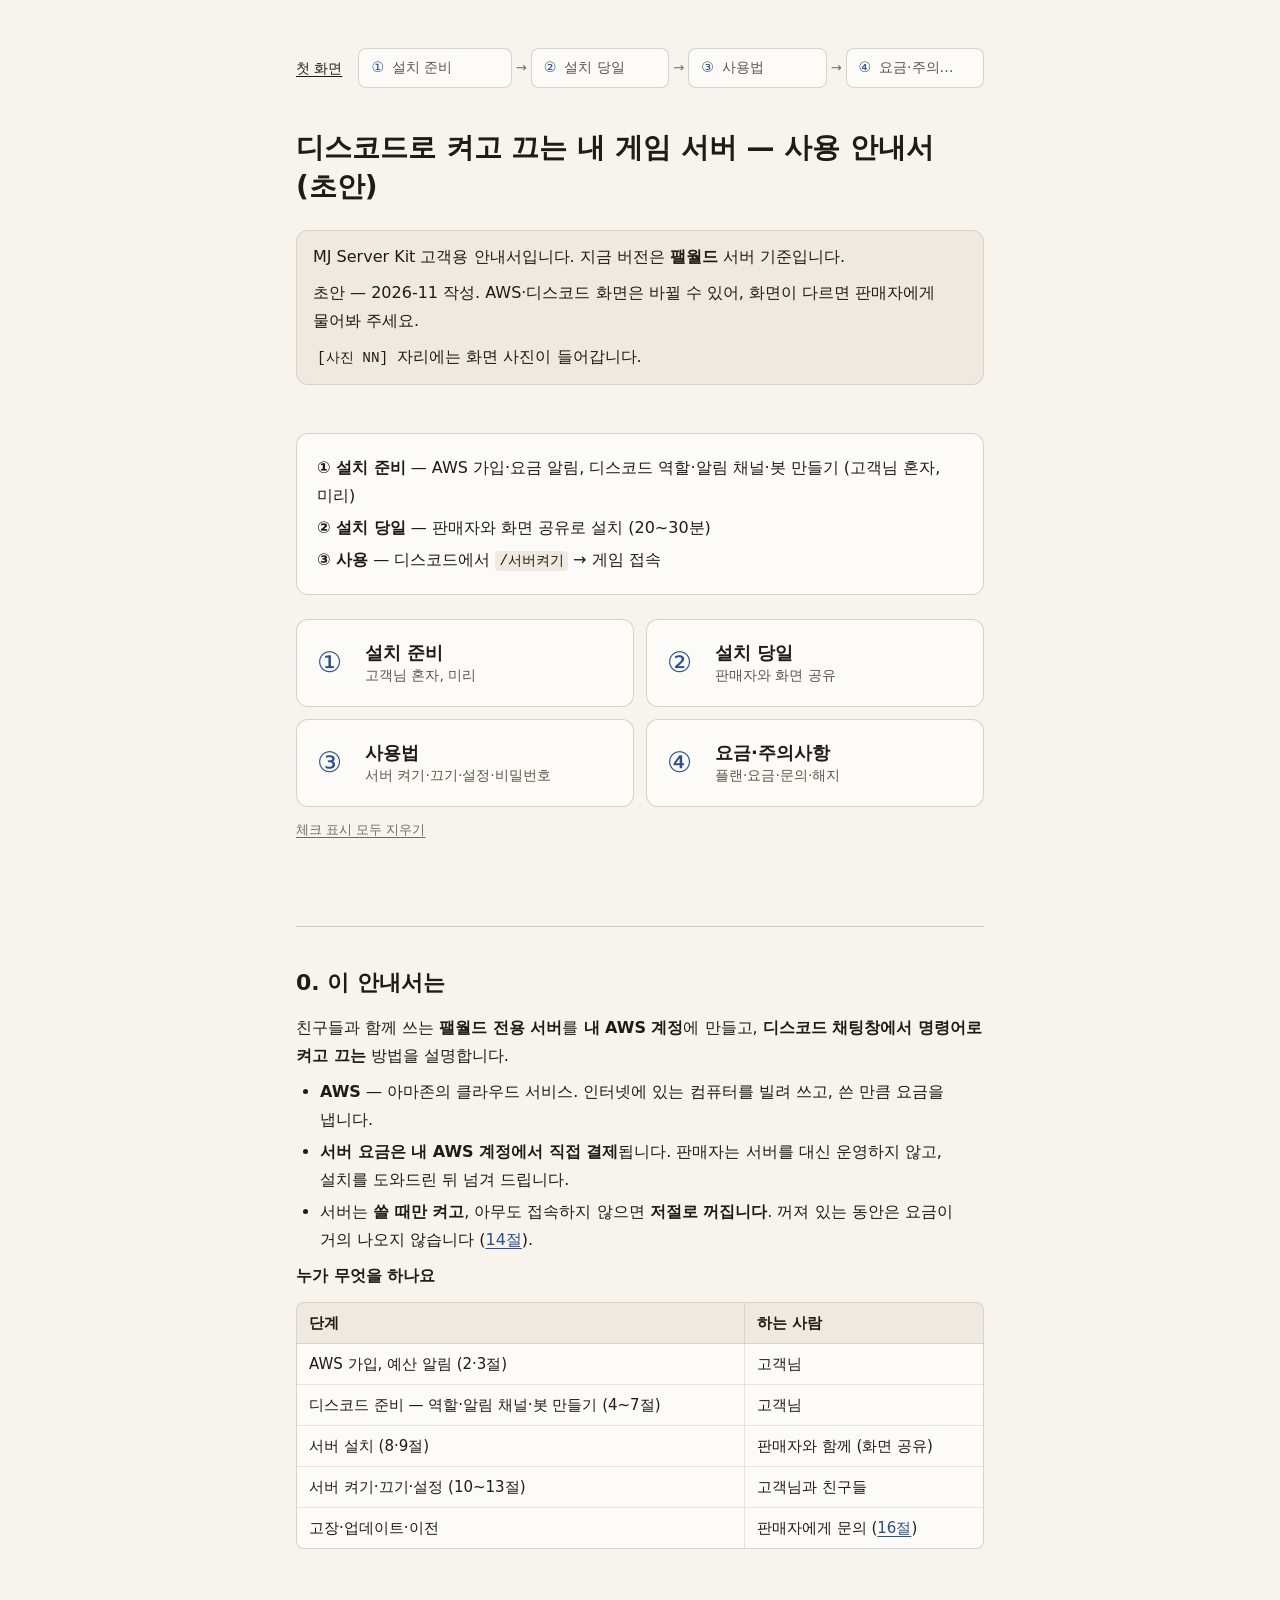
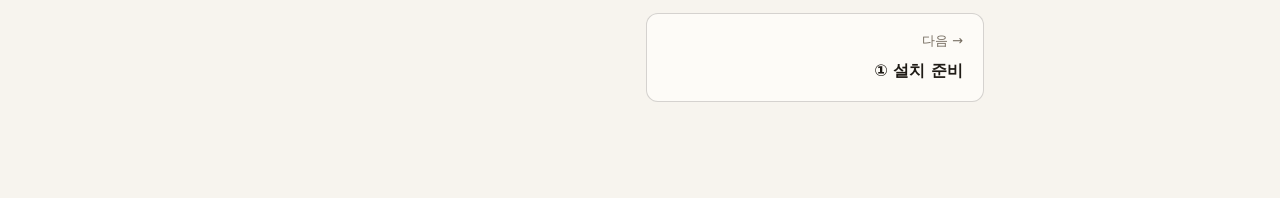
<file: index.html>
<!doctype html>
<html lang="ko">
<head>
<meta charset="utf-8">
<meta name="viewport" content="width=device-width, initial-scale=1">
<meta name="color-scheme" content="light">
<meta name="robots" content="noindex">
<title>디스코드로 켜고 끄는 내 게임 서버 — 사용 안내서 (초안)</title>
<link rel="stylesheet" href="assets/guide.css">
</head>
<body>
<div class="layout single">

<main>
<nav class="stepper" aria-label="진행 단계" data-ui><a class="home" href="index.html" aria-current="page">첫 화면</a><ol><li><a href="setup.html" data-steps="s2-1-1,s2-1-2,s2-1-3,s2-1-4,s3-1,s3-2,s3-3,s4-1-1,s4-1-2,s4-2-1,s4-2-2,s4-2-3,s5-1,s5-2,s5-3,s5-4,s6-1,s6-2,s6-3,s6-4,s7-1,s7-2,s7-3,s7-4"><span class="st-no">①</span><span class="st-name">설치 준비</span><span class="page-progress"></span></a></li><li><a href="install.html" data-steps="s8-1,s8-2,s8-3,s8-4,s8-5,s8-6,s9-1-1,s9-1-2,s9-2-1,s9-2-2,s9-2-3"><span class="st-no">②</span><span class="st-name">설치 당일</span><span class="page-progress"></span></a></li><li><a href="usage.html" data-steps="s10-1,s10-2,s10-3,s10-a-1,s10-a-2,s10-a-3"><span class="st-no">③</span><span class="st-name">사용법</span><span class="page-progress"></span></a></li><li><a href="info.html" data-steps="info-read"><span class="st-no">④</span><span class="st-name">요금·주의사항</span><span class="page-progress"></span></a></li></ol></nav>
<h1>디스코드로 켜고 끄는 내 게임 서버 — 사용 안내서 (초안)</h1>
<div class="intro" data-src="intro"><aside class="box box-note"><p>MJ Server Kit 고객용 안내서입니다. 지금 버전은 <strong>팰월드</strong> 서버 기준입니다.</p><p>초안 — 2026-11 작성. AWS·디스코드 화면은 바뀔 수 있어, 화면이 다르면 판매자에게 물어봐 주세요.</p><p><code>[사진 NN]</code> 자리에는 화면 사진이 들어갑니다.</p></aside></div>
<ol class="flow" data-ui><li><strong>① 설치 준비</strong> — AWS 가입·요금 알림, 디스코드 역할·알림 채널·봇 만들기 (고객님 혼자, 미리)</li><li><strong>② 설치 당일</strong> — 판매자와 화면 공유로 설치 (20~30분)</li><li><strong>③ 사용</strong> — 디스코드에서 <code>/서버켜기</code> → 게임 접속</li></ol>
<nav class="page-cards" aria-label="안내서 페이지" data-ui><a class="page-card" href="setup.html" data-steps="s2-1-1,s2-1-2,s2-1-3,s2-1-4,s3-1,s3-2,s3-3,s4-1-1,s4-1-2,s4-2-1,s4-2-2,s4-2-3,s5-1,s5-2,s5-3,s5-4,s6-1,s6-2,s6-3,s6-4,s7-1,s7-2,s7-3,s7-4"><span class="card-no">①</span><span class="card-body"><span class="card-title">설치 준비</span><span class="card-sub">고객님 혼자, 미리</span></span><span class="page-progress"></span></a><a class="page-card" href="install.html" data-steps="s8-1,s8-2,s8-3,s8-4,s8-5,s8-6,s9-1-1,s9-1-2,s9-2-1,s9-2-2,s9-2-3"><span class="card-no">②</span><span class="card-body"><span class="card-title">설치 당일</span><span class="card-sub">판매자와 화면 공유</span></span><span class="page-progress"></span></a><a class="page-card" href="usage.html" data-steps="s10-1,s10-2,s10-3,s10-a-1,s10-a-2,s10-a-3"><span class="card-no">③</span><span class="card-body"><span class="card-title">사용법</span><span class="card-sub">서버 켜기·끄기·설정·비밀번호</span></span><span class="page-progress"></span></a><a class="page-card" href="info.html" data-steps="info-read"><span class="card-no">④</span><span class="card-body"><span class="card-title">요금·주의사항</span><span class="card-sub">플랜·요금·문의·해지</span></span><span class="page-progress"></span></a></nav>
<button class="reset" type="button" data-reset data-ui>체크 표시 모두 지우기</button>
<section id="s0" class="chapter" data-src="s0"><h2>0. 이 안내서는</h2><p>친구들과 함께 쓰는 <strong>팰월드 전용 서버</strong>를 <strong>내 AWS 계정</strong>에 만들고, <strong>디스코드 채팅창에서 명령어로 켜고 끄는</strong> 방법을 설명합니다.</p><ul><li><strong>AWS</strong> — 아마존의 클라우드 서비스. 인터넷에 있는 컴퓨터를 빌려 쓰고, 쓴 만큼 요금을 냅니다.</li><li><strong>서버 요금은 내 AWS 계정에서 직접 결제</strong>됩니다. 판매자는 서버를 대신 운영하지 않고, 설치를 도와드린 뒤 넘겨 드립니다.</li><li>서버는 <strong>쓸 때만 켜고</strong>, 아무도 접속하지 않으면 <strong>저절로 꺼집니다</strong>. 꺼져 있는 동안은 요금이 거의 나오지 않습니다 (<a class="xref" href="info.html#s14">14절</a>).</li></ul><p><strong>누가 무엇을 하나요</strong></p><div class="table-wrap"><table><thead><tr><th scope="col">단계</th><th scope="col">하는 사람</th></tr></thead><tbody><tr><td>AWS 가입, 예산 알림 (2·3절)</td><td>고객님</td></tr><tr><td>디스코드 준비 — 역할·알림 채널·봇 만들기 (4~7절)</td><td>고객님</td></tr><tr><td>서버 설치 (8·9절)</td><td>판매자와 함께 (화면 공유)</td></tr><tr><td>서버 켜기·끄기·설정 (10~13절)</td><td>고객님과 친구들</td></tr><tr><td>고장·업데이트·이전</td><td>판매자에게 문의 (<a class="xref" href="info.html#s16">16절</a>)</td></tr></tbody></table></div></section>
<nav class="pager" aria-label="이전·다음 페이지" data-ui><span></span><a class="next" href="setup.html"><span class="pg-dir">다음 →</span><span class="pg-name">① 설치 준비</span></a></nav>
</main>
</div>
<script src="assets/guide.js"></script>
</body>
</html>
</file>
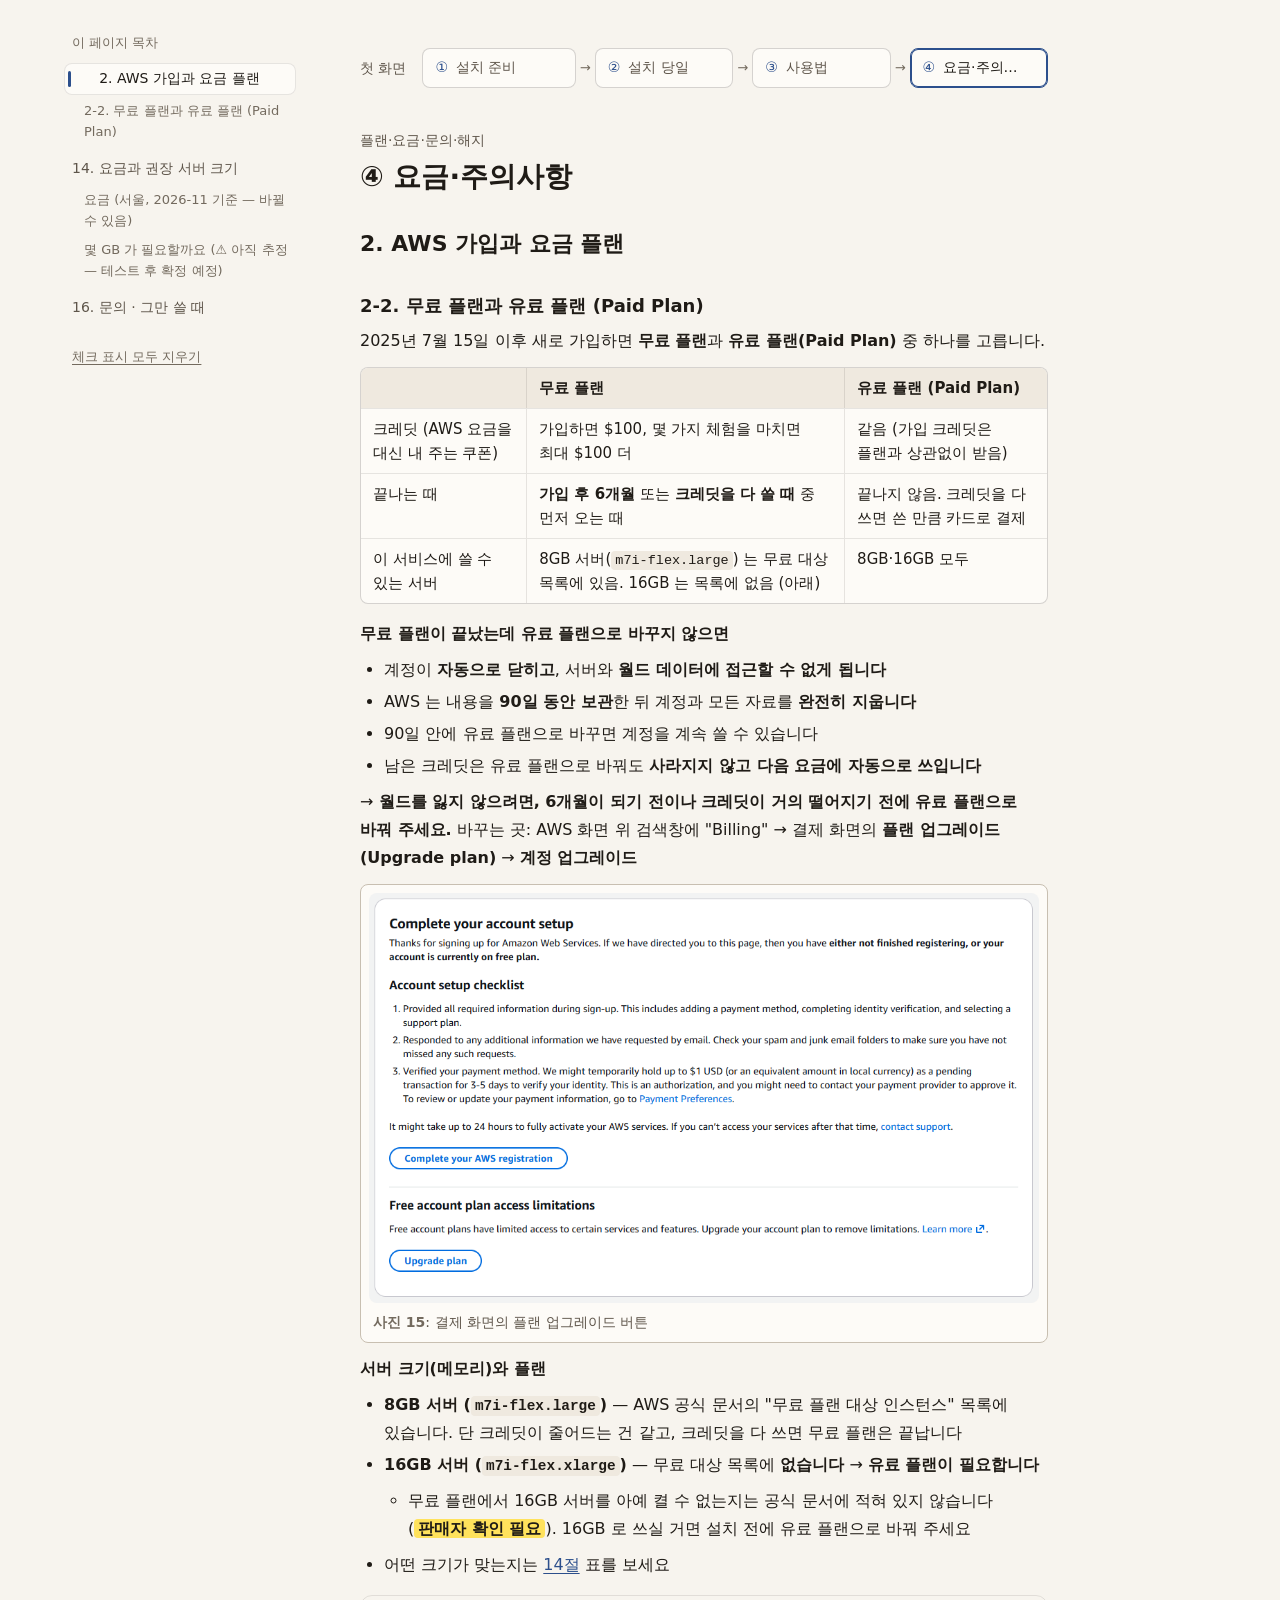
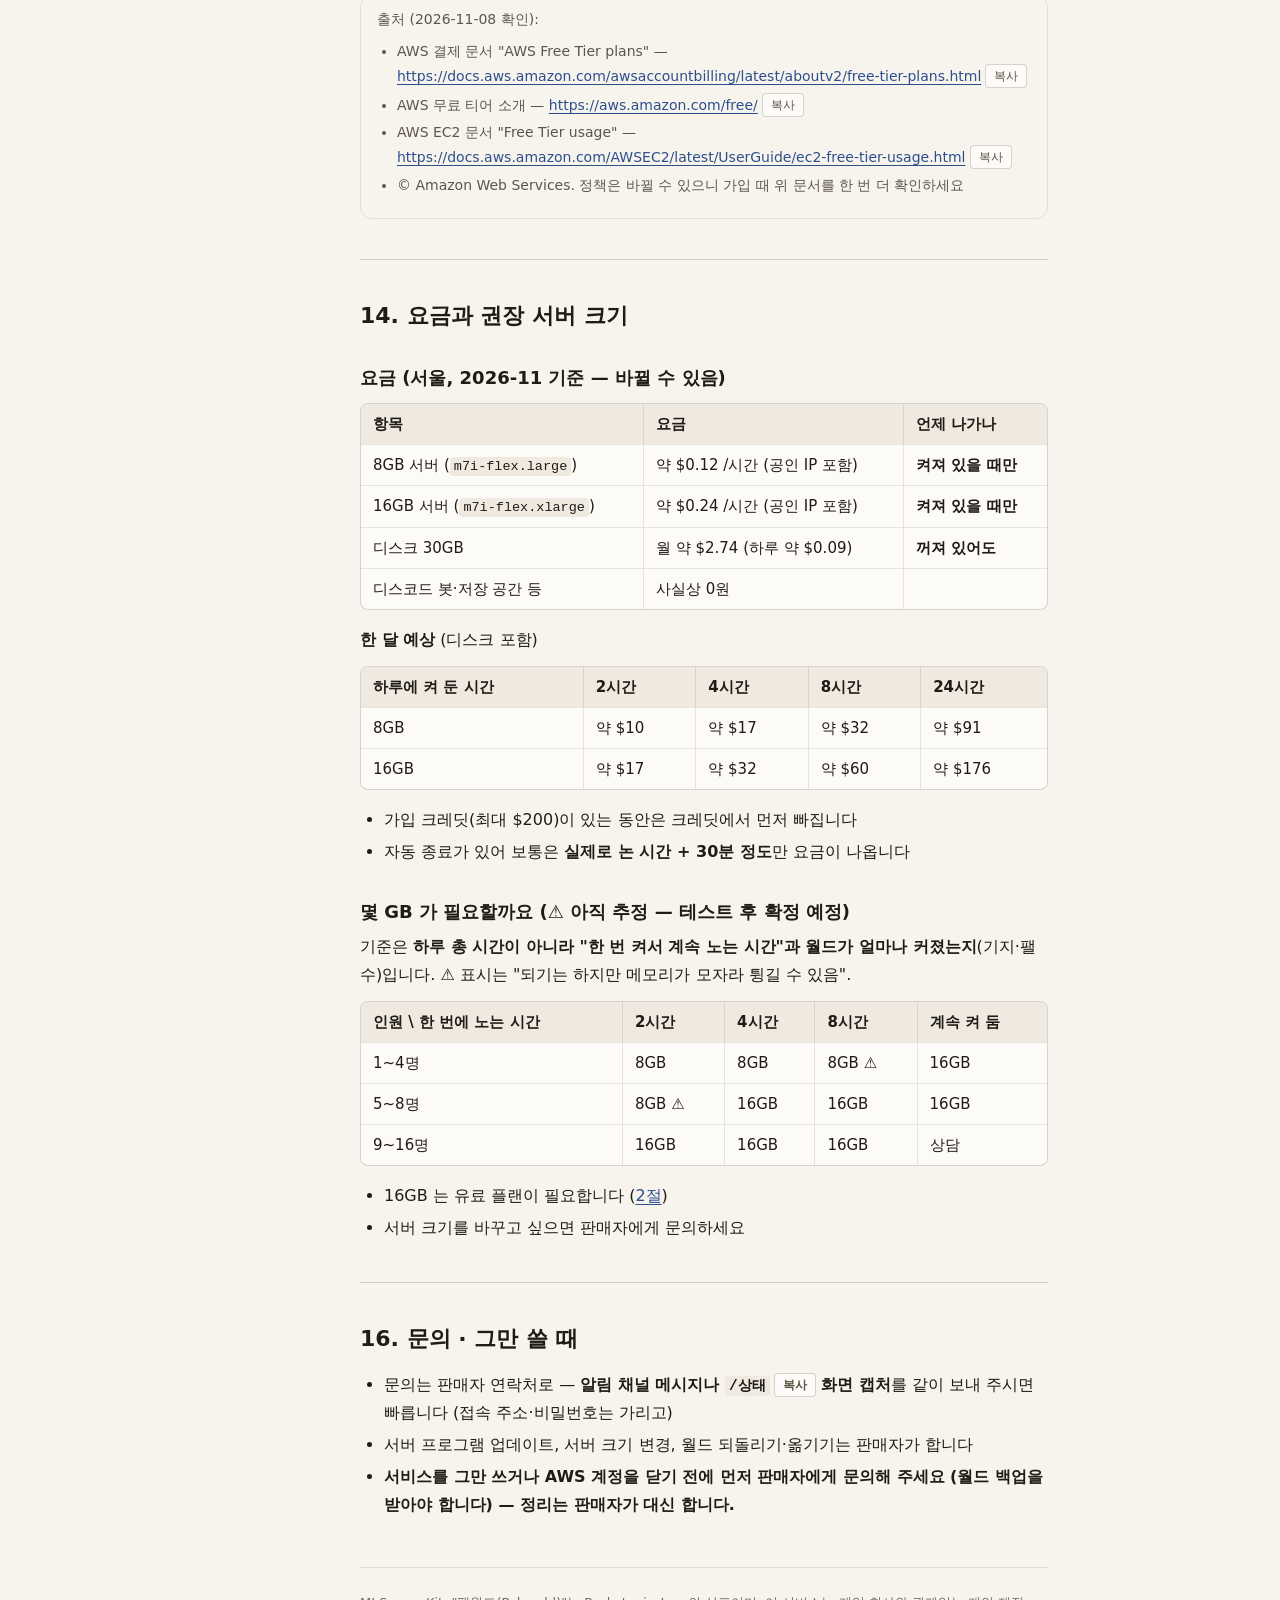
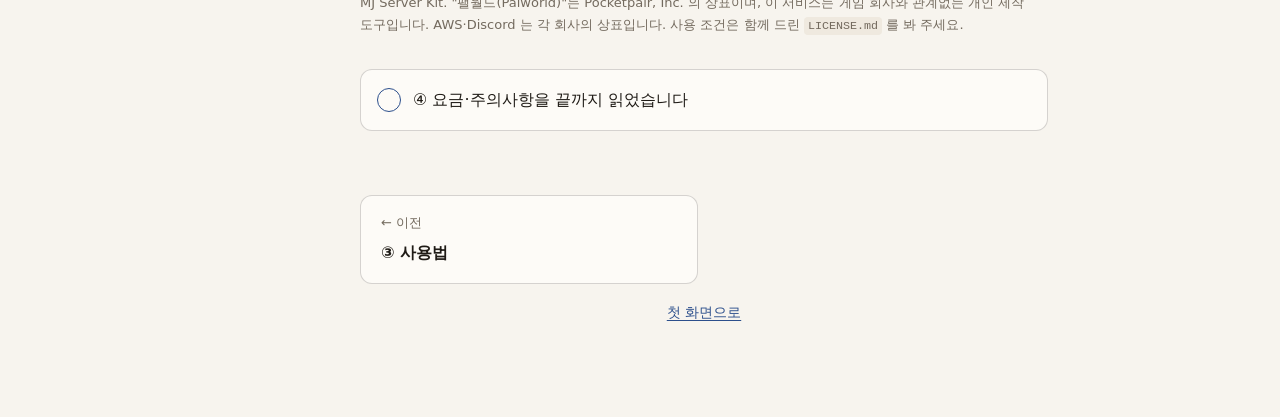
<file: info.html>
<!doctype html>
<html lang="ko">
<head>
<meta charset="utf-8">
<meta name="viewport" content="width=device-width, initial-scale=1">
<meta name="color-scheme" content="light">
<meta name="robots" content="noindex">
<title>④ 요금·주의사항 — 디스코드로 켜고 끄는 내 게임 서버 — 사용 안내서 (초안)</title>
<link rel="stylesheet" href="assets/guide.css">
</head>
<body>
<div class="layout">
<details class="toc" id="toc" open data-ui><summary>이 페이지 목차</summary><nav aria-label="이 페이지 목차"><ol class="toc-list"><li data-toc="s2"><a href="#s2"><span class="toc-name">2. AWS 가입과 요금 플랜</span><span class="toc-progress" data-progress="s2"></span></a><ol class="toc-sub"><li><a href="#s2-2">2-2. 무료 플랜과 유료 플랜 (Paid Plan)</a></li></ol></li><li data-toc="s14"><a href="#s14"><span class="toc-name">14. 요금과 권장 서버 크기</span><span class="toc-progress" data-progress="s14"></span></a><ol class="toc-sub"><li><a href="#s14-a">요금 (서울, 2026-11 기준 — 바뀔 수 있음)</a></li><li><a href="#s14-b">몇 GB 가 필요할까요 (⚠️ 아직 추정 — 테스트 후 확정 예정)</a></li></ol></li><li data-toc="s16"><a href="#s16"><span class="toc-name">16. 문의 · 그만 쓸 때</span><span class="toc-progress" data-progress="s16"></span></a></li></ol><button class="reset" type="button" data-reset>체크 표시 모두 지우기</button></nav></details>
<main>
<nav class="stepper" aria-label="진행 단계" data-ui><a class="home" href="index.html">첫 화면</a><ol><li><a href="setup.html" data-steps="s2-1-1,s2-1-2,s2-1-3,s2-1-4,s3-1,s3-2,s3-3,s4-1-1,s4-1-2,s4-2-1,s4-2-2,s4-2-3,s5-1,s5-2,s5-3,s5-4,s6-1,s6-2,s6-3,s6-4,s7-1,s7-2,s7-3,s7-4"><span class="st-no">①</span><span class="st-name">설치 준비</span><span class="page-progress"></span></a></li><li><a href="install.html" data-steps="s8-1,s8-2,s8-3,s8-4,s8-5,s8-6,s9-1-1,s9-1-2,s9-2-1,s9-2-2,s9-2-3"><span class="st-no">②</span><span class="st-name">설치 당일</span><span class="page-progress"></span></a></li><li><a href="usage.html" data-steps="s10-1,s10-2,s10-3,s10-a-1,s10-a-2,s10-a-3"><span class="st-no">③</span><span class="st-name">사용법</span><span class="page-progress"></span></a></li><li><a href="info.html" aria-current="page" data-steps="info-read"><span class="st-no">④</span><span class="st-name">요금·주의사항</span><span class="page-progress"></span></a></li></ol></nav>
<header class="page-head" data-ui><p class="kicker">플랜·요금·문의·해지</p><h1>④ 요금·주의사항</h1></header>
<section id="s2" class="chapter" data-src="s2"><h2>2. AWS 가입과 요금 플랜</h2><div class="sub" id="s2-2" data-src="s2-2"><h3>2-2. 무료 플랜과 유료 플랜 (Paid Plan)</h3><p>2025년 7월 15일 이후 새로 가입하면 <strong>무료 플랜</strong>과 <strong>유료 플랜(Paid Plan)</strong> 중 하나를 고릅니다.</p><div class="table-wrap"><table><thead><tr><th scope="col"></th><th scope="col">무료 플랜</th><th scope="col">유료 플랜 (Paid Plan)</th></tr></thead><tbody><tr><td>크레딧 (AWS 요금을 대신 내 주는 쿠폰)</td><td>가입하면 $100, 몇 가지 체험을 마치면 최대 $100 더</td><td>같음 (가입 크레딧은 플랜과 상관없이 받음)</td></tr><tr><td>끝나는 때</td><td><strong>가입 후 6개월</strong> 또는 <strong>크레딧을 다 쓸 때</strong> 중 먼저 오는 때</td><td>끝나지 않음. 크레딧을 다 쓰면 쓴 만큼 카드로 결제</td></tr><tr><td>이 서비스에 쓸 수 있는 서버</td><td>8GB 서버(<code>m7i-flex.large</code>) 는 무료 대상 목록에 있음. 16GB 는 목록에 없음 (아래)</td><td>8GB·16GB 모두</td></tr></tbody></table></div><p><strong>무료 플랜이 끝났는데 유료 플랜으로 바꾸지 않으면</strong></p><ul><li>계정이 <strong>자동으로 닫히고</strong>, 서버와 <strong>월드 데이터에 접근할 수 없게 됩니다</strong></li><li>AWS 는 내용을 <strong>90일 동안 보관</strong>한 뒤 계정과 모든 자료를 <strong>완전히 지웁니다</strong></li><li>90일 안에 유료 플랜으로 바꾸면 계정을 계속 쓸 수 있습니다</li><li>남은 크레딧은 유료 플랜으로 바꿔도 <strong>사라지지 않고 다음 요금에 자동으로 쓰입니다</strong></li></ul><p>→ <strong>월드를 잃지 않으려면, 6개월이 되기 전이나 크레딧이 거의 떨어지기 전에 유료 플랜으로 바꿔 주세요.</strong> 바꾸는 곳: AWS 화면 위 검색창에 "Billing" → 결제 화면의 <strong>플랜 업그레이드(Upgrade plan)</strong> → <strong>계정 업그레이드</strong></p><figure class="photo has-img"><a class="photo-link" href="photos/15.png" target="_blank" rel="noopener noreferrer"><img src="photos/15.png" alt="결제 화면의 플랜 업그레이드 버튼" loading="lazy"></a><figcaption><span class="photo-label">사진 15</span>: 결제 화면의 플랜 업그레이드 버튼</figcaption></figure><p><strong>서버 크기(메모리)와 플랜</strong></p><ul><li><strong>8GB 서버 (<code>m7i-flex.large</code>)</strong> — AWS 공식 문서의 "무료 플랜 대상 인스턴스" 목록에 있습니다. 단 크레딧이 줄어드는 건 같고, 크레딧을 다 쓰면 무료 플랜은 끝납니다</li><li><strong>16GB 서버 (<code>m7i-flex.xlarge</code>)</strong> — 무료 대상 목록에 <strong>없습니다</strong> → <strong>유료 플랜이 필요합니다</strong><ul><li>무료 플랜에서 16GB 서버를 아예 켤 수 없는지는 공식 문서에 적혀 있지 않습니다 (<strong><mark class="check">판매자 확인 필요</mark></strong>). 16GB 로 쓰실 거면 설치 전에 유료 플랜으로 바꿔 주세요</li></ul></li><li>어떤 크기가 맞는지는 <a class="xref" href="#s14">14절</a> 표를 보세요</li></ul><aside class="box box-source"><p>출처 (2026-11-08 확인):</p><ul><li>AWS 결제 문서 "AWS Free Tier plans" — <a href="https://docs.aws.amazon.com/awsaccountbilling/latest/aboutv2/free-tier-plans.html" rel="noopener noreferrer" target="_blank">https://docs.aws.amazon.com/awsaccountbilling/latest/aboutv2/free-tier-plans.html</a><button class="copy" type="button" data-copy="https://docs.aws.amazon.com/awsaccountbilling/latest/aboutv2/free-tier-plans.html" data-ui>복사</button></li><li>AWS 무료 티어 소개 — <a href="https://aws.amazon.com/free/" rel="noopener noreferrer" target="_blank">https://aws.amazon.com/free/</a><button class="copy" type="button" data-copy="https://aws.amazon.com/free/" data-ui>복사</button></li><li>AWS EC2 문서 "Free Tier usage" — <a href="https://docs.aws.amazon.com/AWSEC2/latest/UserGuide/ec2-free-tier-usage.html" rel="noopener noreferrer" target="_blank">https://docs.aws.amazon.com/AWSEC2/latest/UserGuide/ec2-free-tier-usage.html</a><button class="copy" type="button" data-copy="https://docs.aws.amazon.com/AWSEC2/latest/UserGuide/ec2-free-tier-usage.html" data-ui>복사</button></li><li>© Amazon Web Services. 정책은 바뀔 수 있으니 가입 때 위 문서를 한 번 더 확인하세요</li></ul></aside></div></section>
<section id="s14" class="chapter" data-src="s14"><h2>14. 요금과 권장 서버 크기</h2><div class="sub" id="s14-a" data-src="s14-a"><h3>요금 (서울, 2026-11 기준 — 바뀔 수 있음)</h3><div class="table-wrap"><table><thead><tr><th scope="col">항목</th><th scope="col">요금</th><th scope="col">언제 나가나</th></tr></thead><tbody><tr><td>8GB 서버 (<code>m7i-flex.large</code>)</td><td>약 $0.12 /시간 (공인 IP 포함)</td><td><strong>켜져 있을 때만</strong></td></tr><tr><td>16GB 서버 (<code>m7i-flex.xlarge</code>)</td><td>약 $0.24 /시간 (공인 IP 포함)</td><td><strong>켜져 있을 때만</strong></td></tr><tr><td>디스크 30GB</td><td>월 약 $2.74 (하루 약 $0.09)</td><td><strong>꺼져 있어도</strong></td></tr><tr><td>디스코드 봇·저장 공간 등</td><td>사실상 0원</td><td></td></tr></tbody></table></div><p><strong>한 달 예상</strong> (디스크 포함)</p><div class="table-wrap"><table><thead><tr><th scope="col">하루에 켜 둔 시간</th><th scope="col">2시간</th><th scope="col">4시간</th><th scope="col">8시간</th><th scope="col">24시간</th></tr></thead><tbody><tr><td>8GB</td><td>약 $10</td><td>약 $17</td><td>약 $32</td><td>약 $91</td></tr><tr><td>16GB</td><td>약 $17</td><td>약 $32</td><td>약 $60</td><td>약 $176</td></tr></tbody></table></div><ul><li>가입 크레딧(최대 $200)이 있는 동안은 크레딧에서 먼저 빠집니다</li><li>자동 종료가 있어 보통은 <strong>실제로 논 시간 + 30분 정도</strong>만 요금이 나옵니다</li></ul></div><div class="sub" id="s14-b" data-src="s14-b"><h3>몇 GB 가 필요할까요 (⚠️ 아직 추정 — 테스트 후 확정 예정)</h3><p>기준은 <strong>하루 총 시간이 아니라 "한 번 켜서 계속 노는 시간"과 월드가 얼마나 커졌는지</strong>(기지·팰 수)입니다. ⚠️ 표시는 "되기는 하지만 메모리가 모자라 튕길 수 있음".</p><div class="table-wrap"><table><thead><tr><th scope="col">인원 \ 한 번에 노는 시간</th><th scope="col">2시간</th><th scope="col">4시간</th><th scope="col">8시간</th><th scope="col">계속 켜 둠</th></tr></thead><tbody><tr><td>1~4명</td><td>8GB</td><td>8GB</td><td>8GB ⚠️</td><td>16GB</td></tr><tr><td>5~8명</td><td>8GB ⚠️</td><td>16GB</td><td>16GB</td><td>16GB</td></tr><tr><td>9~16명</td><td>16GB</td><td>16GB</td><td>16GB</td><td>상담</td></tr></tbody></table></div><ul><li>16GB 는 유료 플랜이 필요합니다 (<a class="xref" href="#s2-2">2절</a>)</li><li>서버 크기를 바꾸고 싶으면 판매자에게 문의하세요</li></ul></div></section>
<section id="s16" class="chapter" data-src="s16"><h2>16. 문의 · 그만 쓸 때</h2><ul><li>문의는 판매자 연락처로 — <strong>알림 채널 메시지나 <code>/상태</code><button class="copy" type="button" data-copy="/상태" data-ui>복사</button> 화면 캡처</strong>를 같이 보내 주시면 빠릅니다 (접속 주소·비밀번호는 가리고)</li><li>서버 프로그램 업데이트, 서버 크기 변경, 월드 되돌리기·옮기기는 판매자가 합니다</li><li><strong>서비스를 그만 쓰거나 AWS 계정을 닫기 전에 먼저 판매자에게 문의해 주세요 (월드 백업을 받아야 합니다) — 정리는 판매자가 대신 합니다.</strong></li></ul></section>
<footer class="legal" data-src="legal"><p>MJ Server Kit. "팰월드(Palworld)"는 Pocketpair, Inc. 의 상표이며, 이 서비스는 게임 회사와 관계없는 개인 제작 도구입니다. AWS·Discord 는 각 회사의 상표입니다. 사용 조건은 함께 드린 <code>LICENSE.md</code> 를 봐 주세요.</p></footer>
<div class="read-check" data-ui><input type="checkbox" class="step-check" id="c-info-read" data-step="info-read" aria-labelledby="t-info-read"><span id="t-info-read">④ 요금·주의사항을 끝까지 읽었습니다</span></div>
<nav class="pager" aria-label="이전·다음 페이지" data-ui><a class="prev" href="usage.html"><span class="pg-dir">← 이전</span><span class="pg-name">③ 사용법</span></a></nav><p class="home-link" data-ui><a href="index.html">첫 화면으로</a></p>
</main>
</div>
<script src="assets/guide.js"></script>
</body>
</html>
</file>
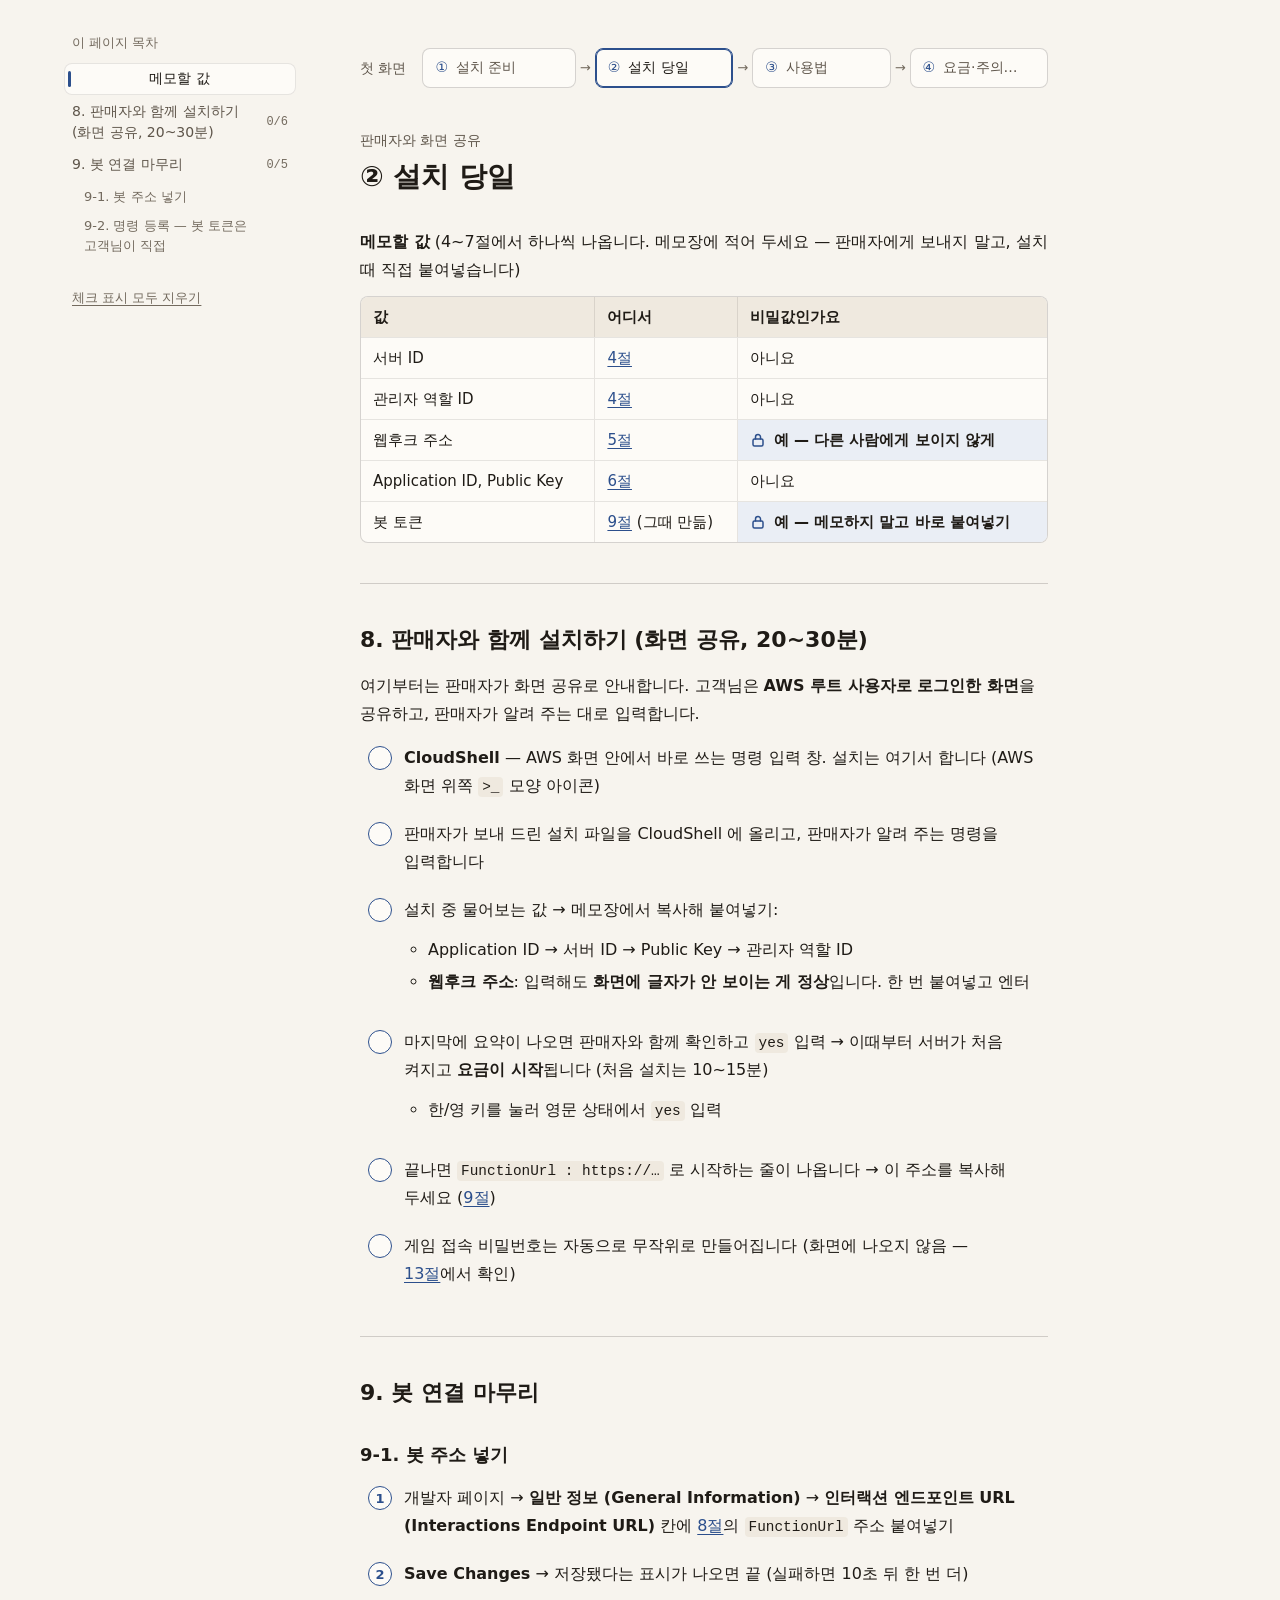
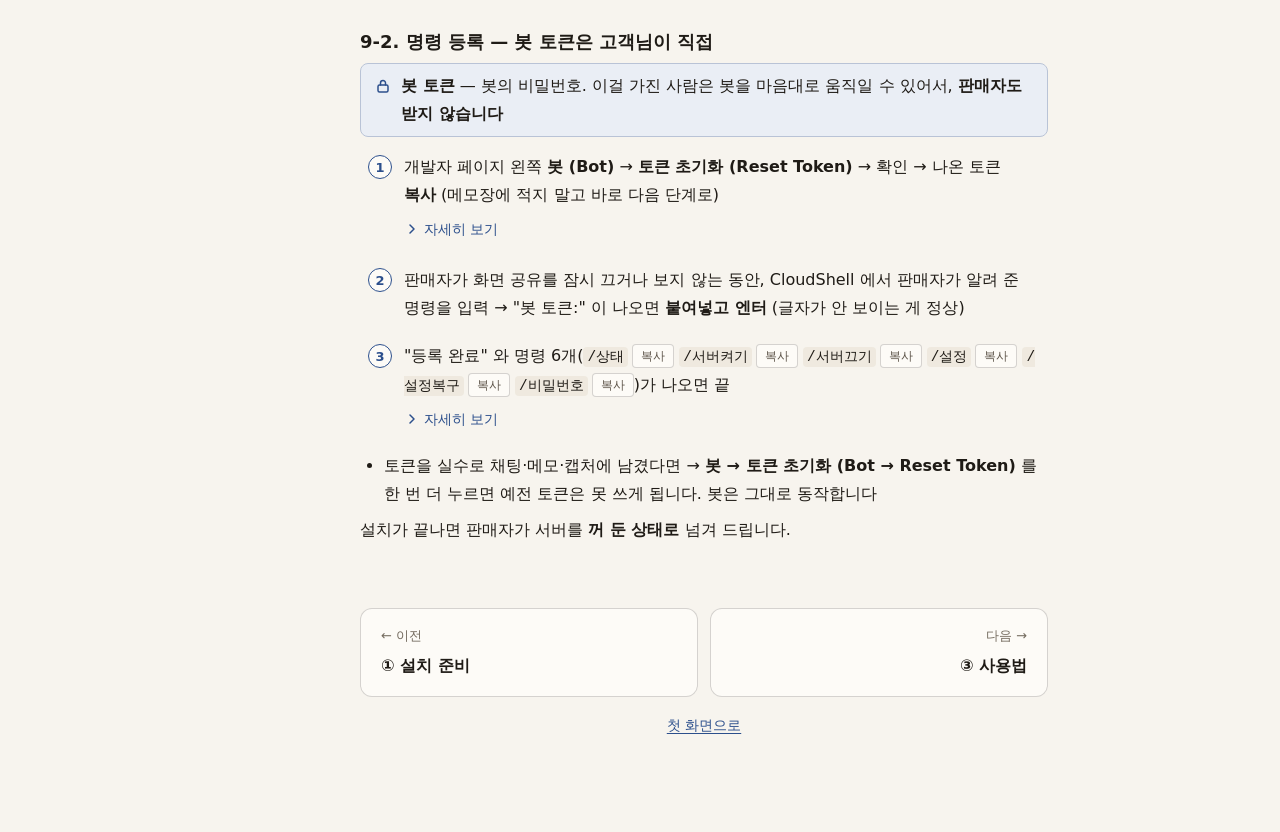
<file: install.html>
<!doctype html>
<html lang="ko">
<head>
<meta charset="utf-8">
<meta name="viewport" content="width=device-width, initial-scale=1">
<meta name="color-scheme" content="light">
<meta name="robots" content="noindex">
<title>② 설치 당일 — 디스코드로 켜고 끄는 내 게임 서버 — 사용 안내서 (초안)</title>
<link rel="stylesheet" href="assets/guide.css">
</head>
<body>
<div class="layout">
<details class="toc" id="toc" open data-ui><summary>이 페이지 목차</summary><nav aria-label="이 페이지 목차"><ol class="toc-list"><li data-toc="memo"><a href="#memo"><span class="toc-name">메모할 값</span><span class="toc-progress" data-progress="memo"></span></a></li><li data-toc="s8"><a href="#s8"><span class="toc-name">8. 판매자와 함께 설치하기 (화면 공유, 20~30분)</span><span class="toc-progress" data-progress="s8"></span></a></li><li data-toc="s9"><a href="#s9"><span class="toc-name">9. 봇 연결 마무리</span><span class="toc-progress" data-progress="s9"></span></a><ol class="toc-sub"><li><a href="#s9-1">9-1. 봇 주소 넣기</a></li><li><a href="#s9-2">9-2. 명령 등록 — 봇 토큰은 고객님이 직접</a></li></ol></li></ol><button class="reset" type="button" data-reset>체크 표시 모두 지우기</button></nav></details>
<main>
<nav class="stepper" aria-label="진행 단계" data-ui><a class="home" href="index.html">첫 화면</a><ol><li><a href="setup.html" data-steps="s2-1-1,s2-1-2,s2-1-3,s2-1-4,s3-1,s3-2,s3-3,s4-1-1,s4-1-2,s4-2-1,s4-2-2,s4-2-3,s5-1,s5-2,s5-3,s5-4,s6-1,s6-2,s6-3,s6-4,s7-1,s7-2,s7-3,s7-4"><span class="st-no">①</span><span class="st-name">설치 준비</span><span class="page-progress"></span></a></li><li><a href="install.html" aria-current="page" data-steps="s8-1,s8-2,s8-3,s8-4,s8-5,s8-6,s9-1-1,s9-1-2,s9-2-1,s9-2-2,s9-2-3"><span class="st-no">②</span><span class="st-name">설치 당일</span><span class="page-progress"></span></a></li><li><a href="usage.html" data-steps="s10-1,s10-2,s10-3,s10-a-1,s10-a-2,s10-a-3"><span class="st-no">③</span><span class="st-name">사용법</span><span class="page-progress"></span></a></li><li><a href="info.html" data-steps="info-read"><span class="st-no">④</span><span class="st-name">요금·주의사항</span><span class="page-progress"></span></a></li></ol></nav>
<header class="page-head" data-ui><p class="kicker">판매자와 화면 공유</p><h1>② 설치 당일</h1></header>
<section id="memo" class="chapter memo" data-src="memo"><p><strong>메모할 값</strong> (4~7절에서 하나씩 나옵니다. 메모장에 적어 두세요 — 판매자에게 보내지 말고, 설치 때 직접 붙여넣습니다)</p><div class="table-wrap"><table><thead><tr><th scope="col">값</th><th scope="col">어디서</th><th scope="col">비밀값인가요</th></tr></thead><tbody><tr><td>서버 ID</td><td><a class="xref" href="setup.html#s4">4절</a></td><td>아니요</td></tr><tr><td>관리자 역할 ID</td><td><a class="xref" href="setup.html#s4">4절</a></td><td>아니요</td></tr><tr><td>웹후크 주소</td><td><a class="xref" href="setup.html#s5">5절</a></td><td class="secret-cell"><strong>예 — 다른 사람에게 보이지 않게</strong></td></tr><tr><td>Application ID, Public Key</td><td><a class="xref" href="setup.html#s6">6절</a></td><td>아니요</td></tr><tr><td>봇 토큰</td><td><a class="xref" href="#s9">9절</a> (그때 만듦)</td><td class="secret-cell"><strong>예 — 메모하지 말고 바로 붙여넣기</strong></td></tr></tbody></table></div></section>
<section id="s8" class="chapter" data-src="s8"><h2>8. 판매자와 함께 설치하기 (화면 공유, 20~30분)</h2><p>여기부터는 판매자가 화면 공유로 안내합니다. 고객님은 <strong>AWS 루트 사용자로 로그인한 화면</strong>을 공유하고, 판매자가 알려 주는 대로 입력합니다.</p><ul class="steps"><li class="step"><input type="checkbox" class="step-check" id="c-s8-1" data-step="s8-1" aria-labelledby="t-s8-1"><span class="step-text" id="t-s8-1"><strong>CloudShell</strong> — AWS 화면 안에서 바로 쓰는 명령 입력 창. 설치는 여기서 합니다 (AWS 화면 위쪽 <code>&gt;_</code> 모양 아이콘)</span></li><li class="step"><input type="checkbox" class="step-check" id="c-s8-2" data-step="s8-2" aria-labelledby="t-s8-2"><span class="step-text" id="t-s8-2">판매자가 보내 드린 설치 파일을 CloudShell 에 올리고, 판매자가 알려 주는 명령을 입력합니다</span></li><li class="step"><input type="checkbox" class="step-check" id="c-s8-3" data-step="s8-3" aria-labelledby="t-s8-3"><span class="step-text" id="t-s8-3">설치 중 물어보는 값 → 메모장에서 복사해 붙여넣기:</span><ul><li>Application ID → 서버 ID → Public Key → 관리자 역할 ID</li><li><strong>웹후크 주소</strong>: 입력해도 <strong>화면에 글자가 안 보이는 게 정상</strong>입니다. 한 번 붙여넣고 엔터</li></ul></li><li class="step"><input type="checkbox" class="step-check" id="c-s8-4" data-step="s8-4" aria-labelledby="t-s8-4"><span class="step-text" id="t-s8-4">마지막에 요약이 나오면 판매자와 함께 확인하고 <code>yes</code> 입력 → 이때부터 서버가 처음 켜지고 <strong>요금이 시작</strong>됩니다 (처음 설치는 10~15분)</span><ul><li>한/영 키를 눌러 영문 상태에서 <code>yes</code> 입력</li></ul></li><li class="step"><input type="checkbox" class="step-check" id="c-s8-5" data-step="s8-5" aria-labelledby="t-s8-5"><span class="step-text" id="t-s8-5">끝나면 <code>FunctionUrl : https://…</code> 로 시작하는 줄이 나옵니다 → 이 주소를 복사해 두세요 (<a class="xref" href="#s9">9절</a>)</span></li><li class="step"><input type="checkbox" class="step-check" id="c-s8-6" data-step="s8-6" aria-labelledby="t-s8-6"><span class="step-text" id="t-s8-6">게임 접속 비밀번호는 자동으로 무작위로 만들어집니다 (화면에 나오지 않음 — <a class="xref" href="usage.html#s13">13절</a>에서 확인)</span></li></ul></section>
<section id="s9" class="chapter" data-src="s9"><h2>9. 봇 연결 마무리</h2><div class="sub" id="s9-1" data-src="s9-1"><h3>9-1. 봇 주소 넣기</h3><ol class="steps"><li class="step"><input type="checkbox" class="step-check" id="c-s9-1-1" data-step="s9-1-1" aria-labelledby="t-s9-1-1"><span class="step-text" id="t-s9-1-1">개발자 페이지 → <strong>일반 정보 (General Information)</strong> → <strong>인터랙션 엔드포인트 URL (Interactions Endpoint URL)</strong> 칸에 <a class="xref" href="#s8">8절</a>의 <code>FunctionUrl</code> 주소 붙여넣기</span></li><li class="step"><input type="checkbox" class="step-check" id="c-s9-1-2" data-step="s9-1-2" aria-labelledby="t-s9-1-2"><span class="step-text" id="t-s9-1-2"><strong>Save Changes</strong> → 저장됐다는 표시가 나오면 끝 (실패하면 10초 뒤 한 번 더)</span></li></ol></div><div class="sub" id="s9-2" data-src="s9-2"><h3>9-2. 명령 등록 — 봇 토큰은 고객님이 직접</h3><ul><li class="secret"><strong>봇 토큰</strong> — 봇의 비밀번호. 이걸 가진 사람은 봇을 마음대로 움직일 수 있어서, <strong>판매자도 받지 않습니다</strong></li></ul><ol class="steps"><li class="step"><input type="checkbox" class="step-check" id="c-s9-2-1" data-step="s9-2-1" aria-labelledby="t-s9-2-1"><span class="step-text" id="t-s9-2-1">개발자 페이지 왼쪽 <strong>봇 (Bot)</strong> → <strong>토큰 초기화 (Reset Token)</strong> → 확인 → 나온 토큰 <strong>복사</strong> (메모장에 적지 말고 바로 다음 단계로)</span><details class="more"><summary data-ui>자세히 보기</summary><figure class="photo has-img"><a class="photo-link" href="photos/08.png" target="_blank" rel="noopener noreferrer"><img src="photos/08.png" alt="봇 (Bot) 화면의 토큰 초기화 (Reset Token) 버튼" loading="lazy"></a><figcaption><span class="photo-label">사진 08</span>: 봇 (Bot) 화면의 토큰 초기화 (Reset Token) 버튼</figcaption></figure></details></li><li class="step"><input type="checkbox" class="step-check" id="c-s9-2-2" data-step="s9-2-2" aria-labelledby="t-s9-2-2"><span class="step-text" id="t-s9-2-2">판매자가 화면 공유를 잠시 끄거나 보지 않는 동안, CloudShell 에서 판매자가 알려 준 명령을 입력 → "봇 토큰:" 이 나오면 <strong>붙여넣고 엔터</strong> (글자가 안 보이는 게 정상)</span></li><li class="step"><input type="checkbox" class="step-check" id="c-s9-2-3" data-step="s9-2-3" aria-labelledby="t-s9-2-3"><span class="step-text" id="t-s9-2-3">"등록 완료" 와 명령 6개(<code>/상태</code><button class="copy" type="button" data-copy="/상태" data-ui>복사</button> <code>/서버켜기</code><button class="copy" type="button" data-copy="/서버켜기" data-ui>복사</button> <code>/서버끄기</code><button class="copy" type="button" data-copy="/서버끄기" data-ui>복사</button> <code>/설정</code><button class="copy" type="button" data-copy="/설정" data-ui>복사</button> <code>/설정복구</code><button class="copy" type="button" data-copy="/설정복구" data-ui>복사</button> <code>/비밀번호</code><button class="copy" type="button" data-copy="/비밀번호" data-ui>복사</button>)가 나오면 끝</span><details class="more"><summary data-ui>자세히 보기</summary><figure class="photo"><span class="photo-label">사진 <span data-ui>들어갈 곳 </span>14</span>: 명령 등록 결과 화면</figure></details></li></ol><ul><li>토큰을 실수로 채팅·메모·캡처에 남겼다면 → <strong>봇 → 토큰 초기화 (Bot → Reset Token)</strong> 를 한 번 더 누르면 예전 토큰은 못 쓰게 됩니다. 봇은 그대로 동작합니다</li></ul><p>설치가 끝나면 판매자가 서버를 <strong>꺼 둔 상태로</strong> 넘겨 드립니다.</p></div></section>
<nav class="pager" aria-label="이전·다음 페이지" data-ui><a class="prev" href="setup.html"><span class="pg-dir">← 이전</span><span class="pg-name">① 설치 준비</span></a><a class="next" href="usage.html"><span class="pg-dir">다음 →</span><span class="pg-name">③ 사용법</span></a></nav><p class="home-link" data-ui><a href="index.html">첫 화면으로</a></p>
</main>
</div>
<script src="assets/guide.js"></script>
</body>
</html>
</file>
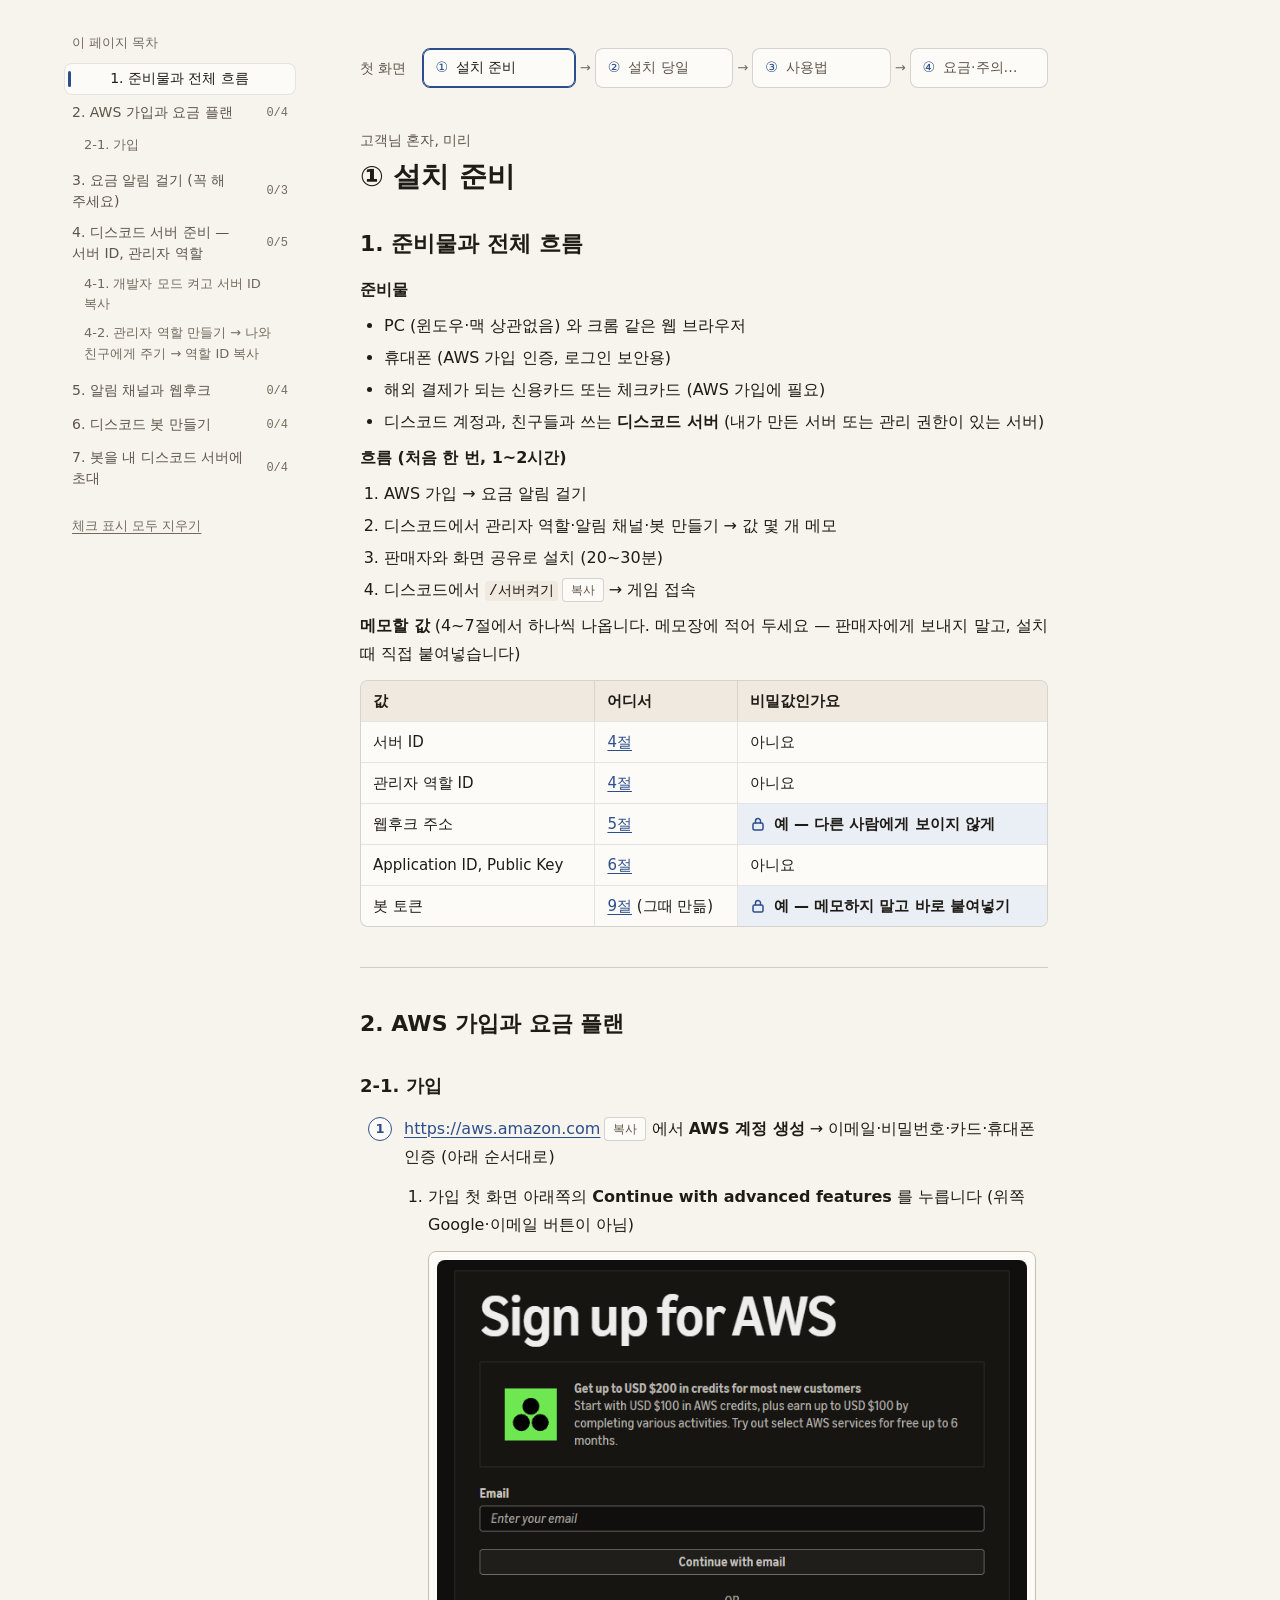
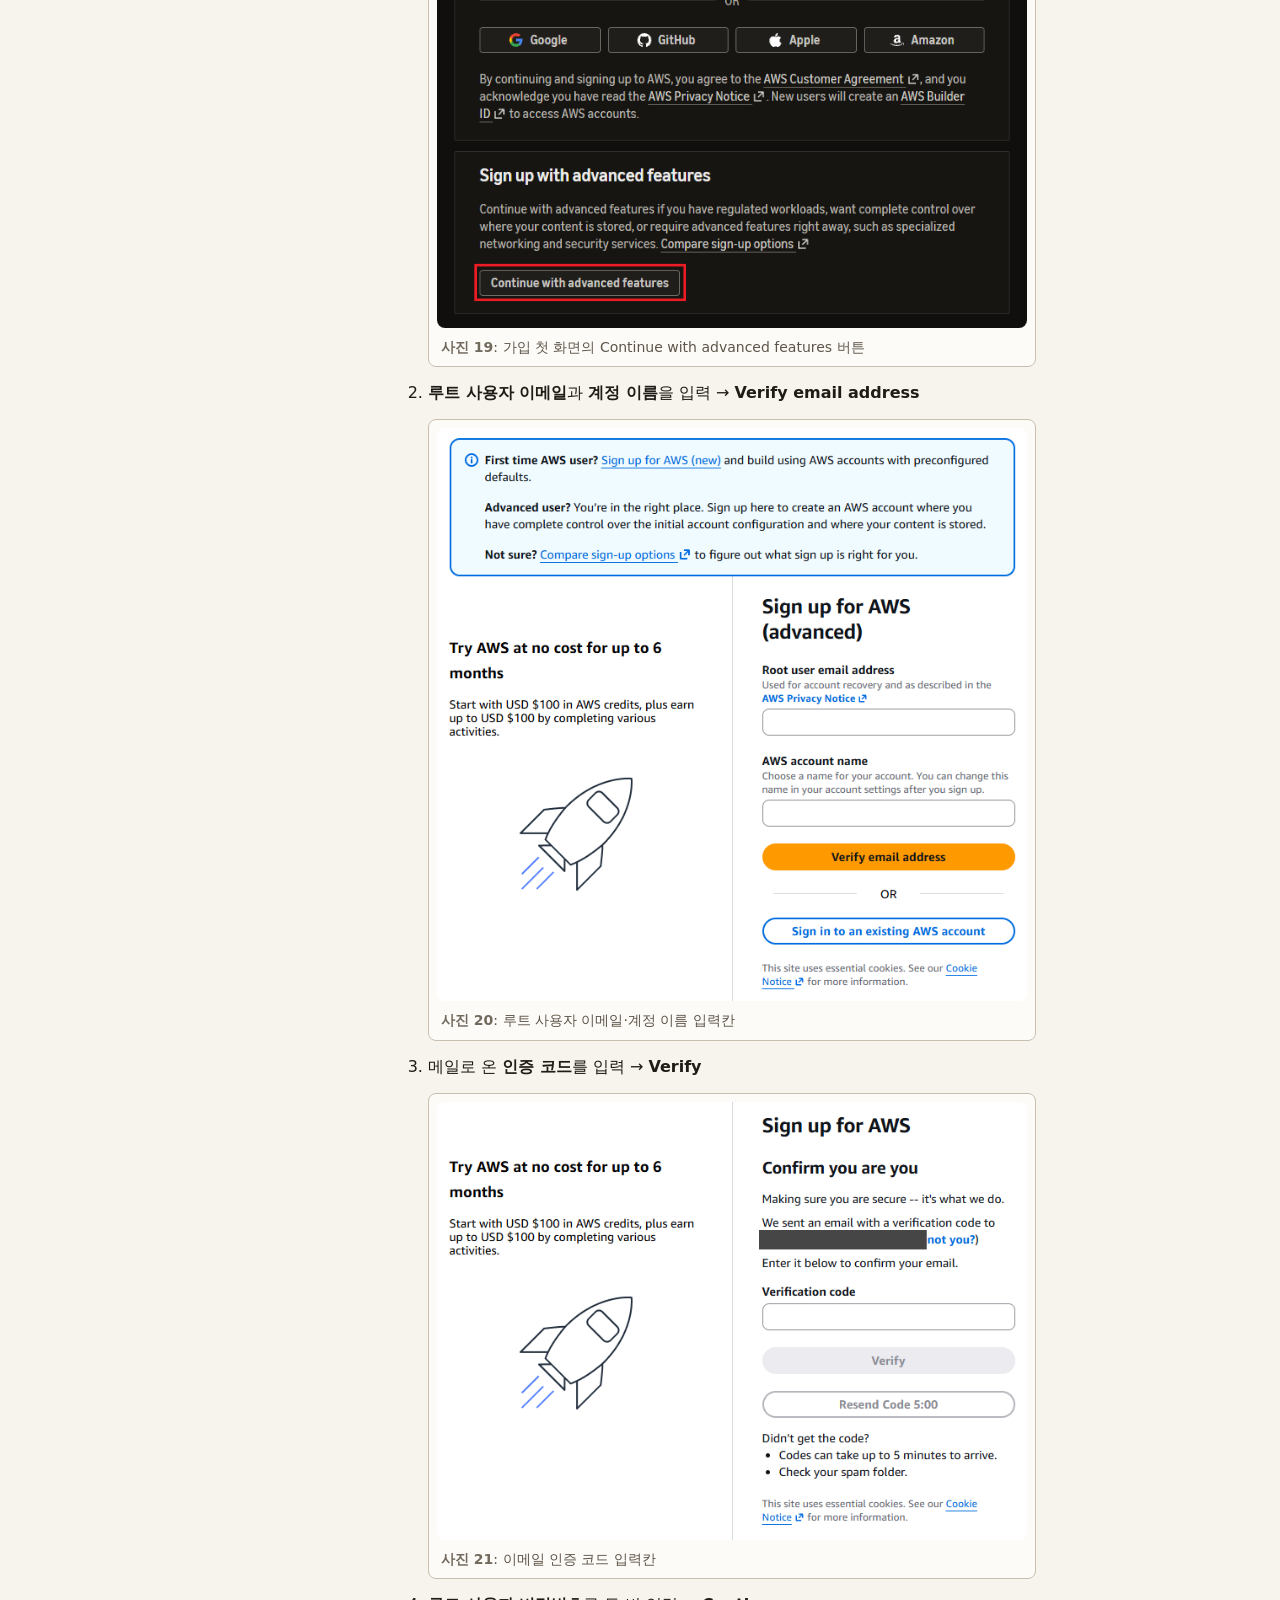
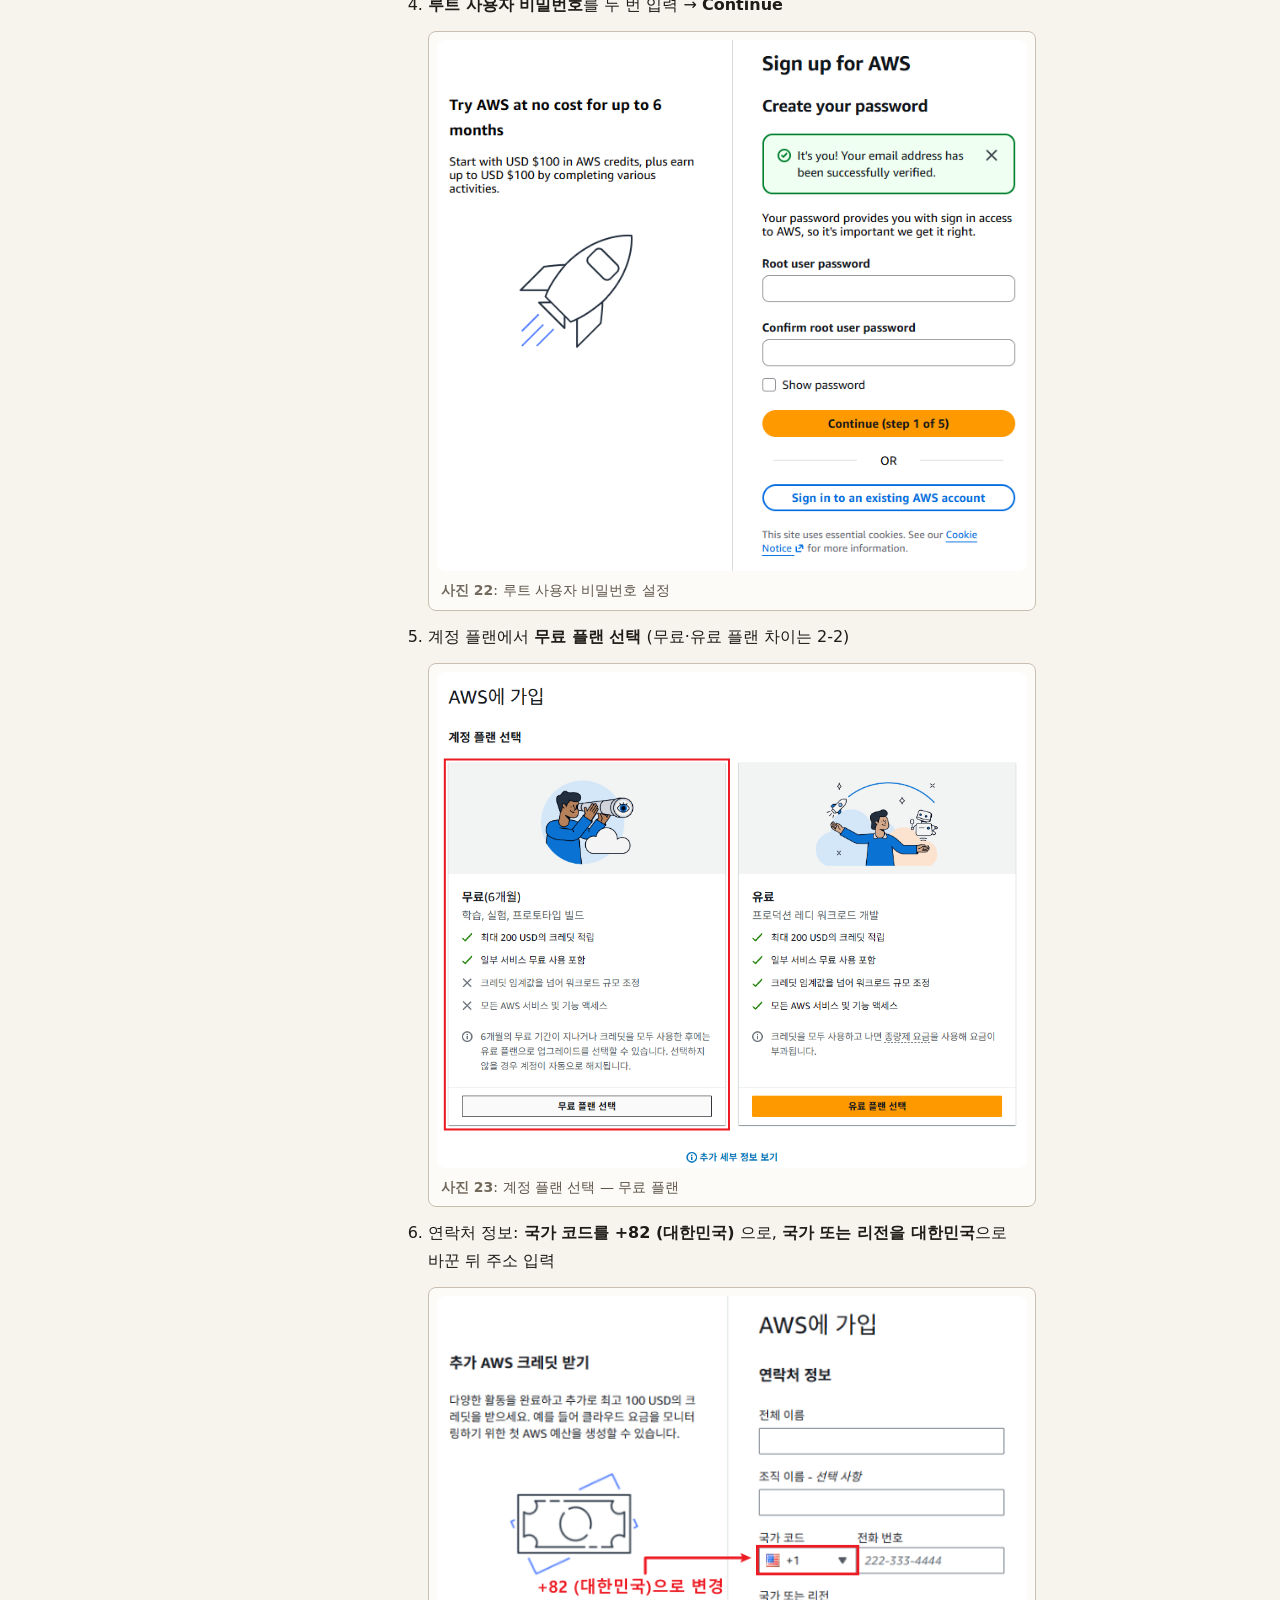
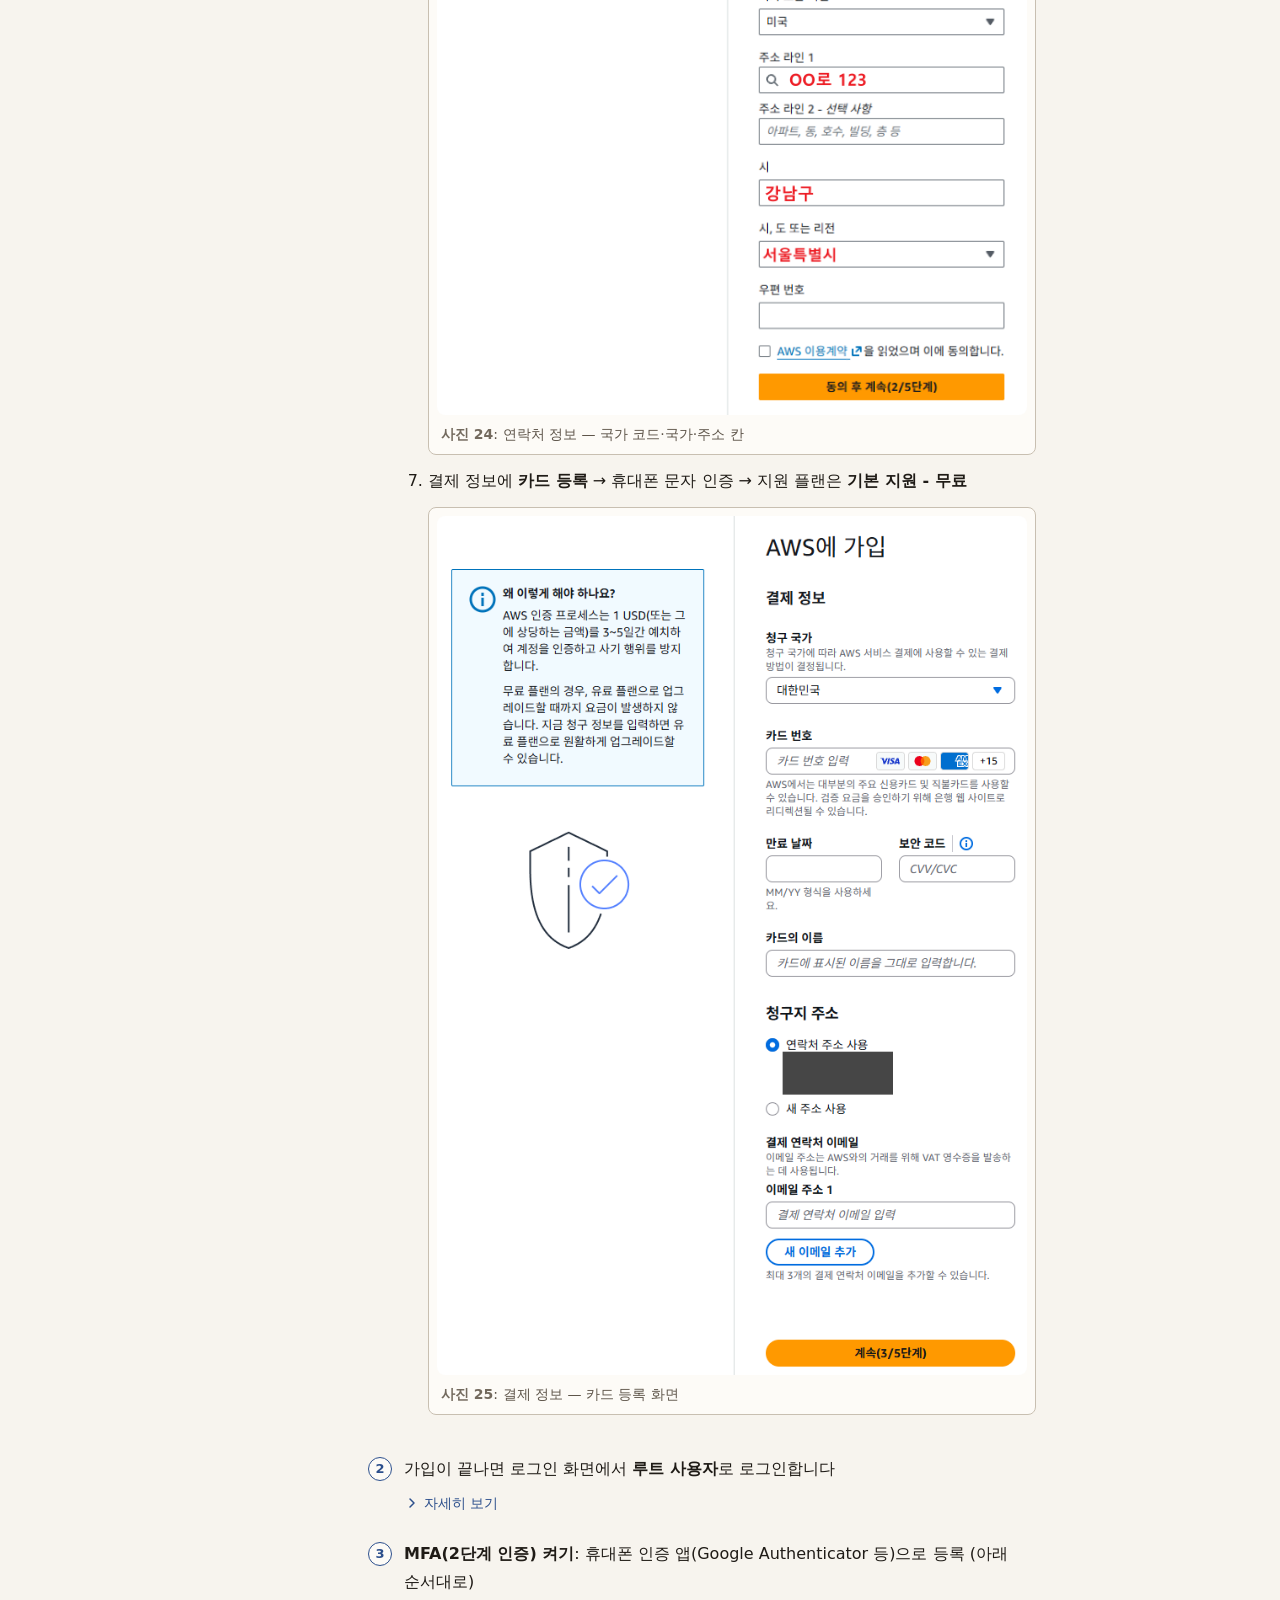
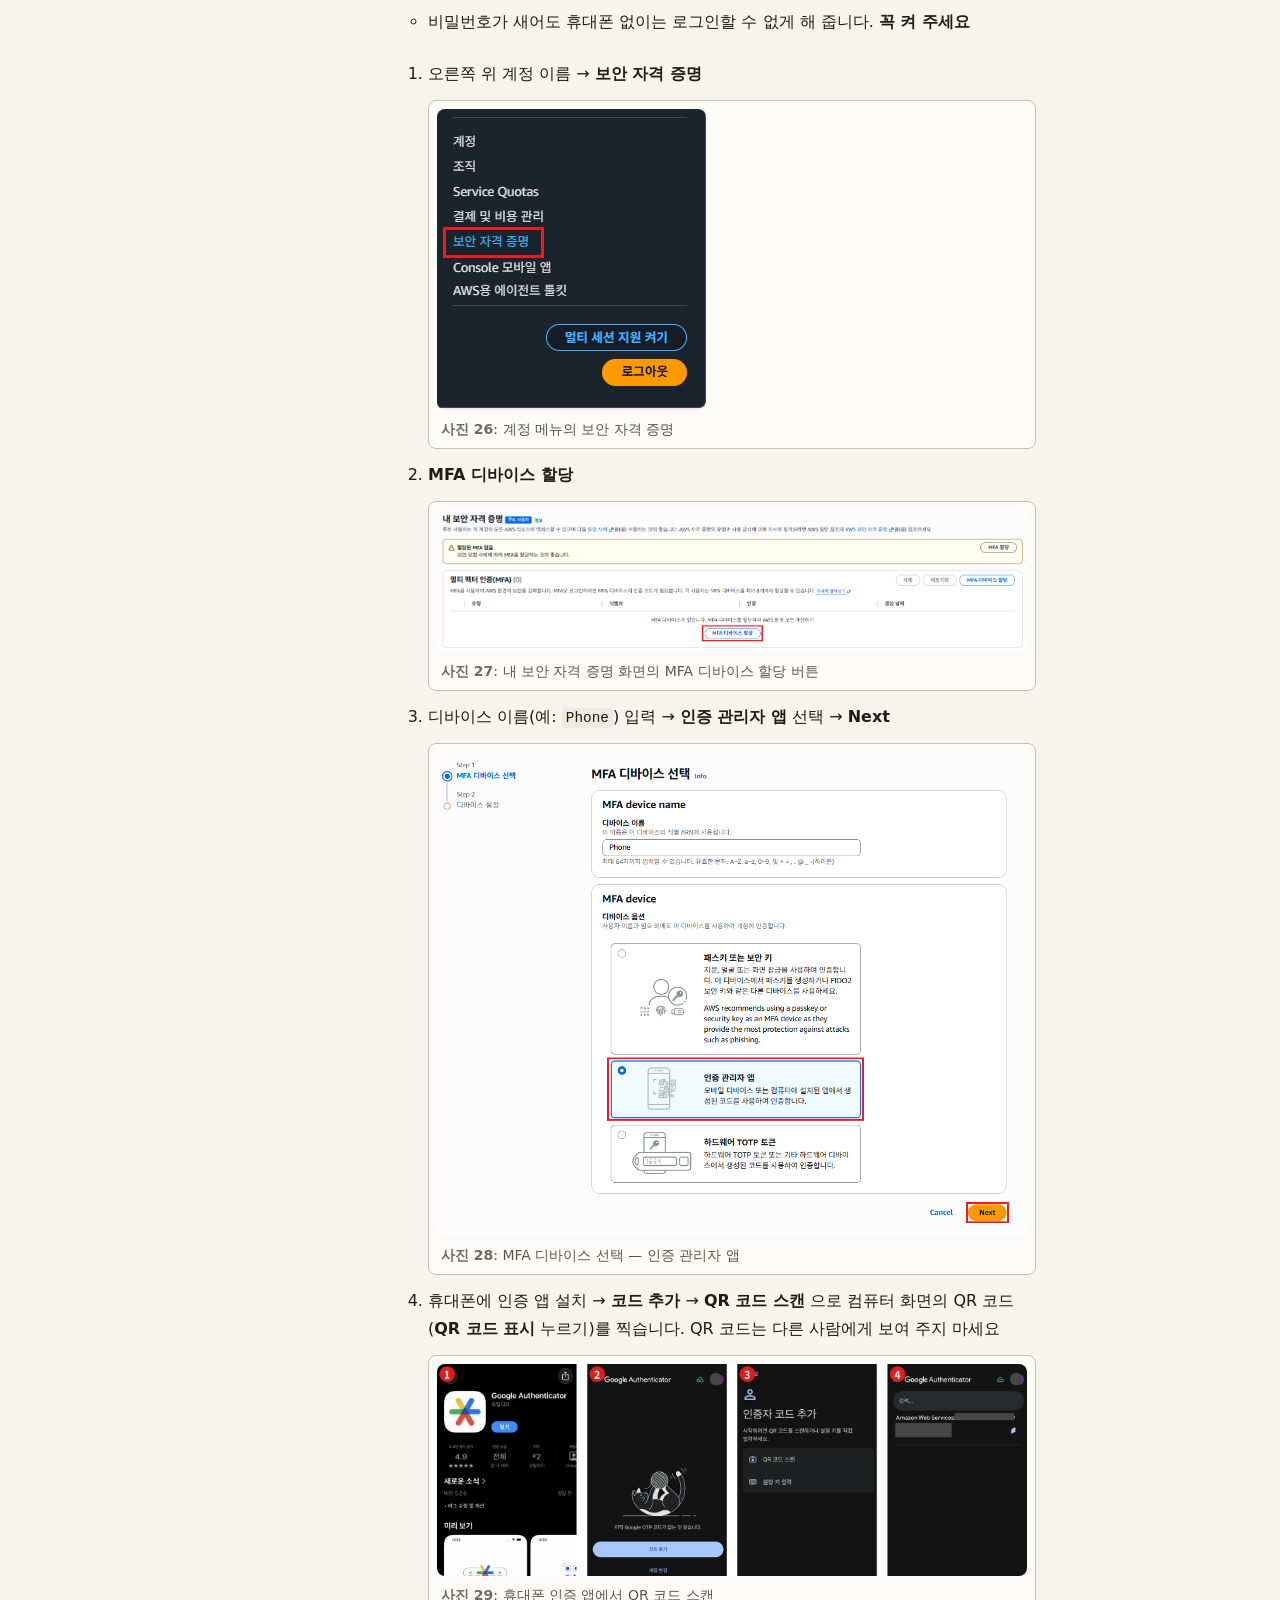
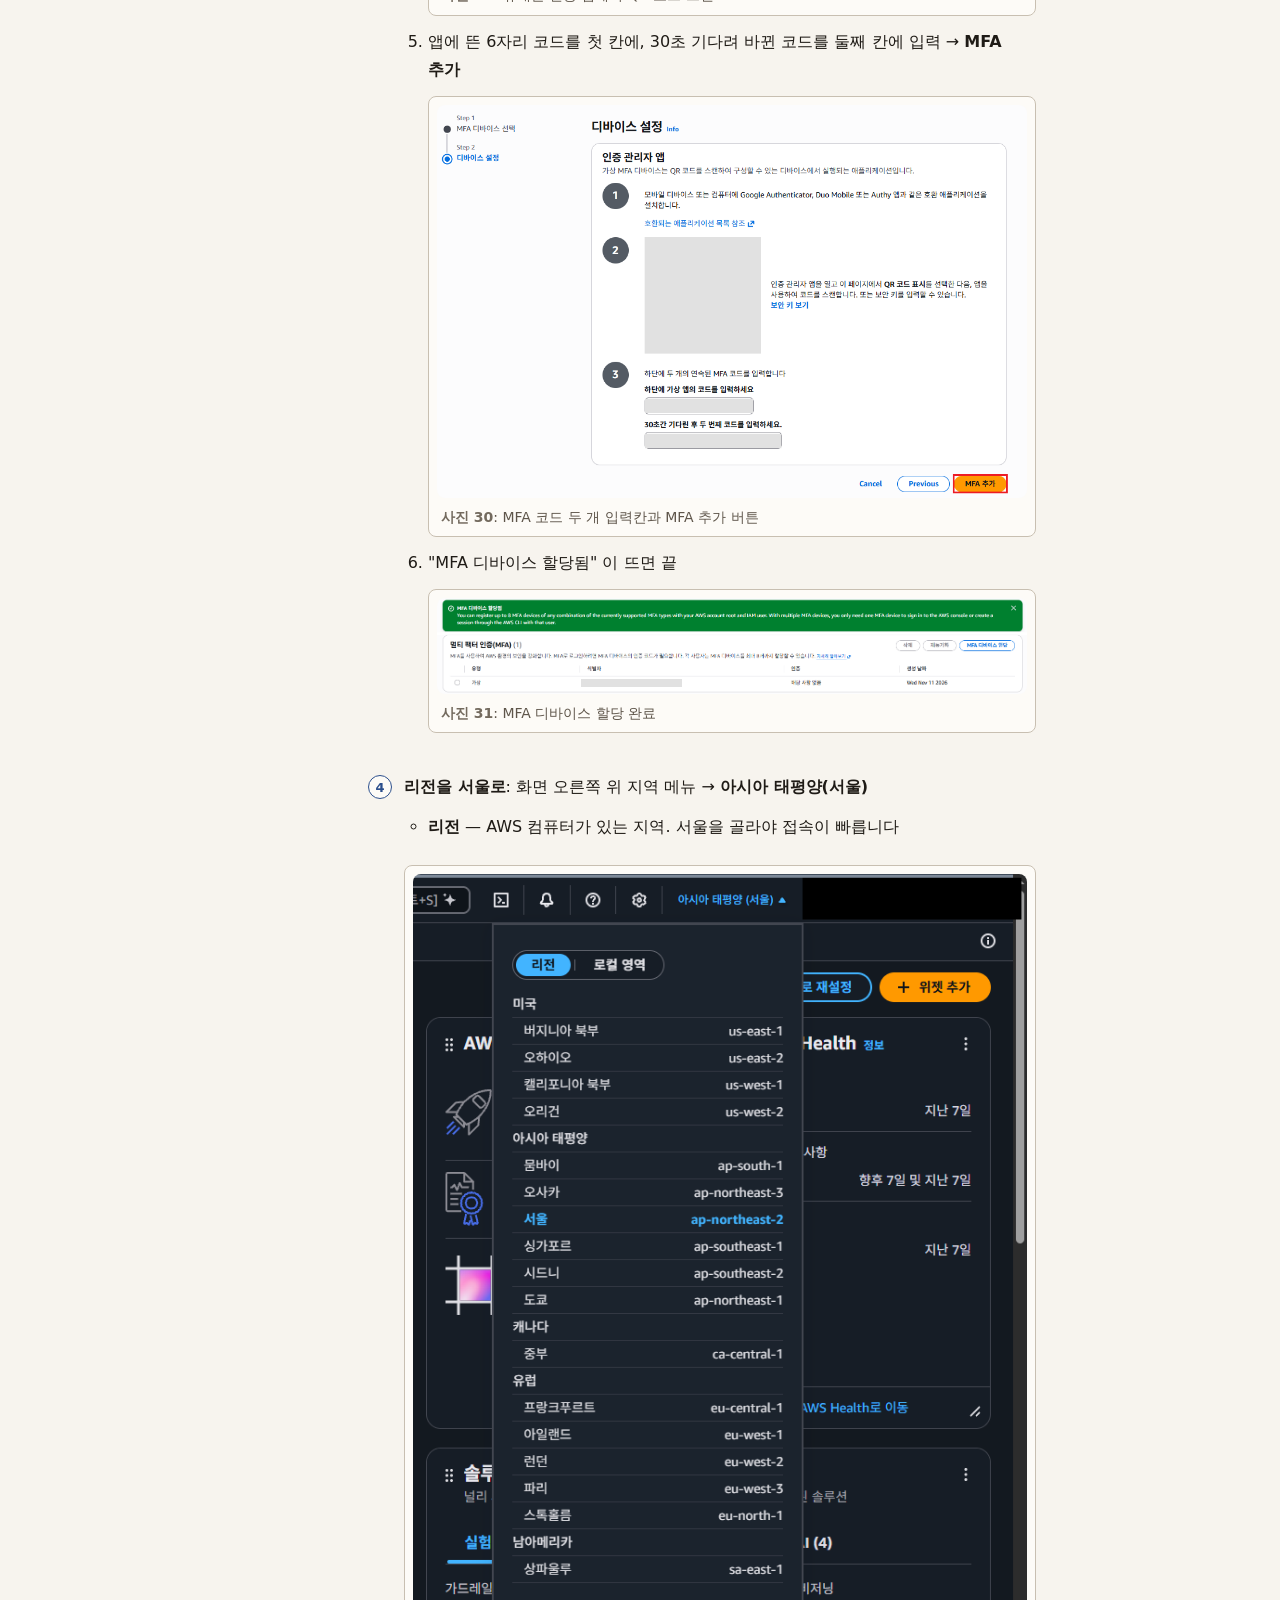
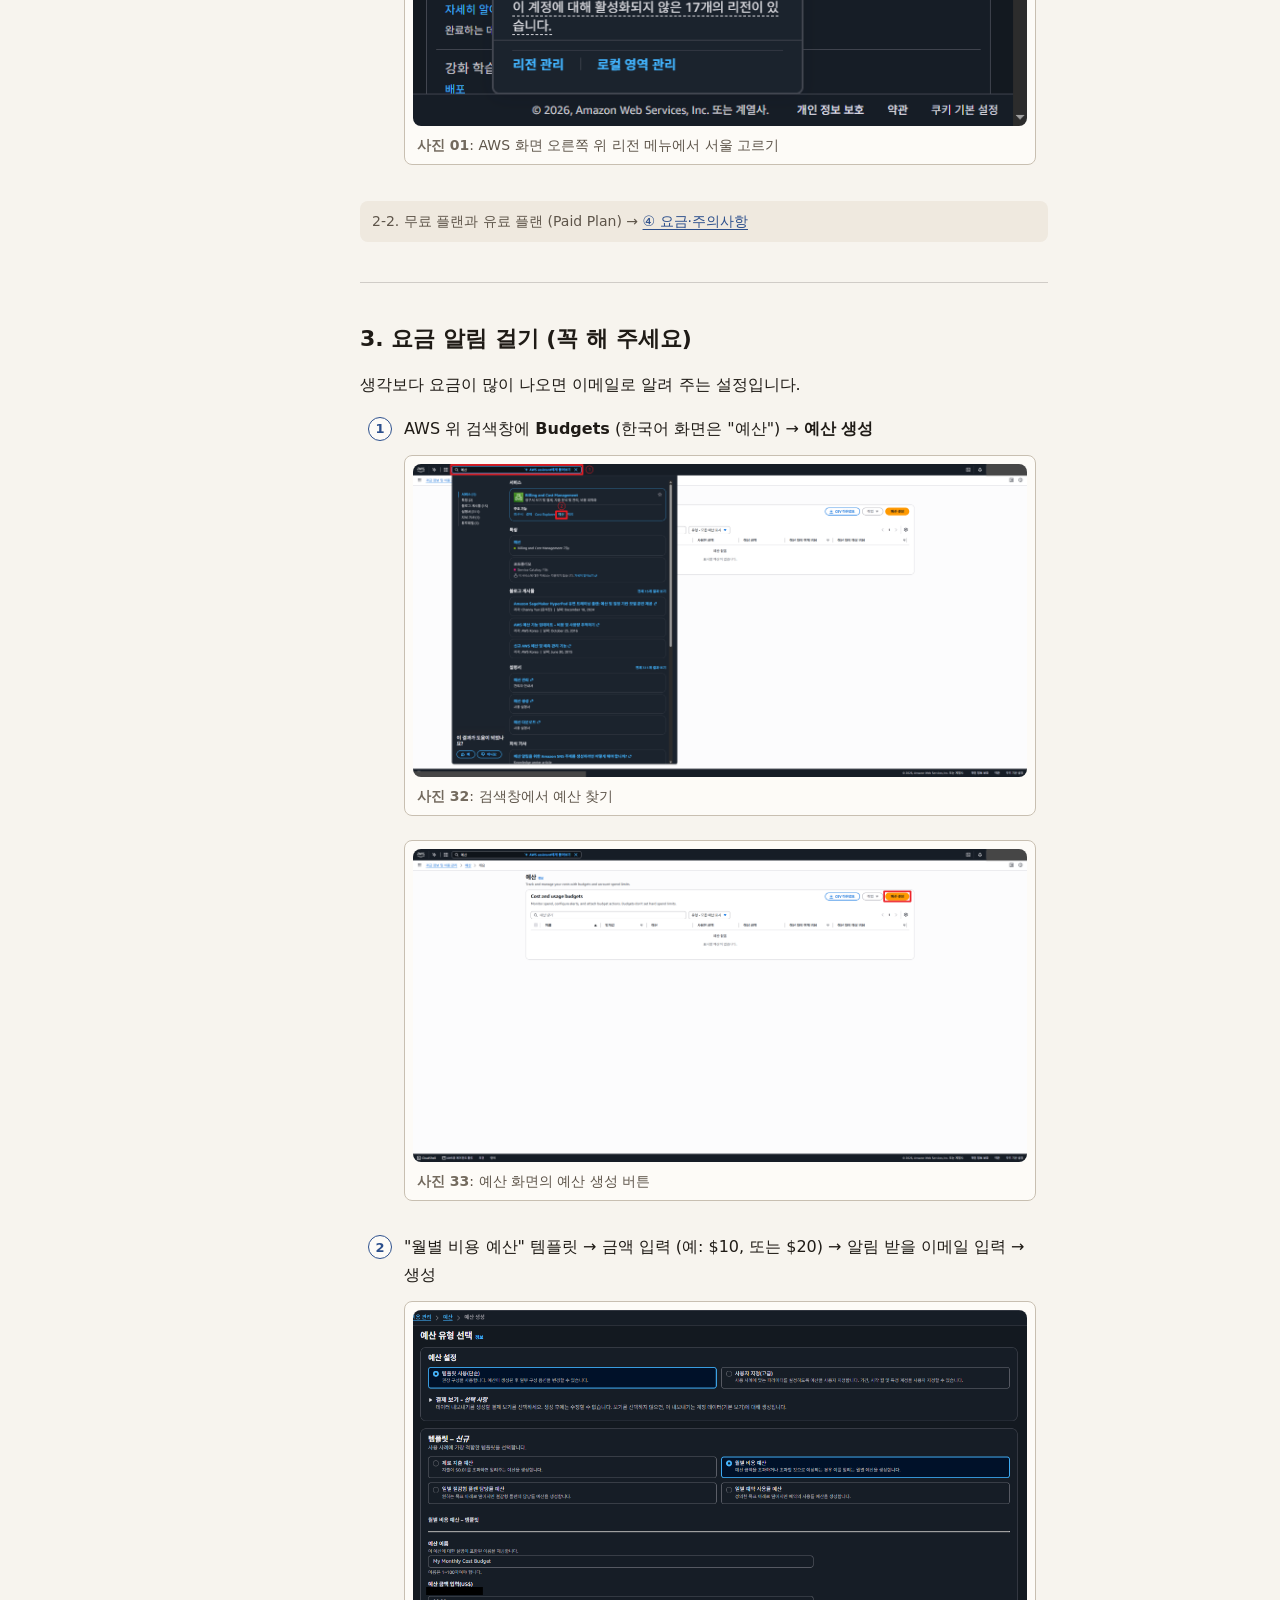
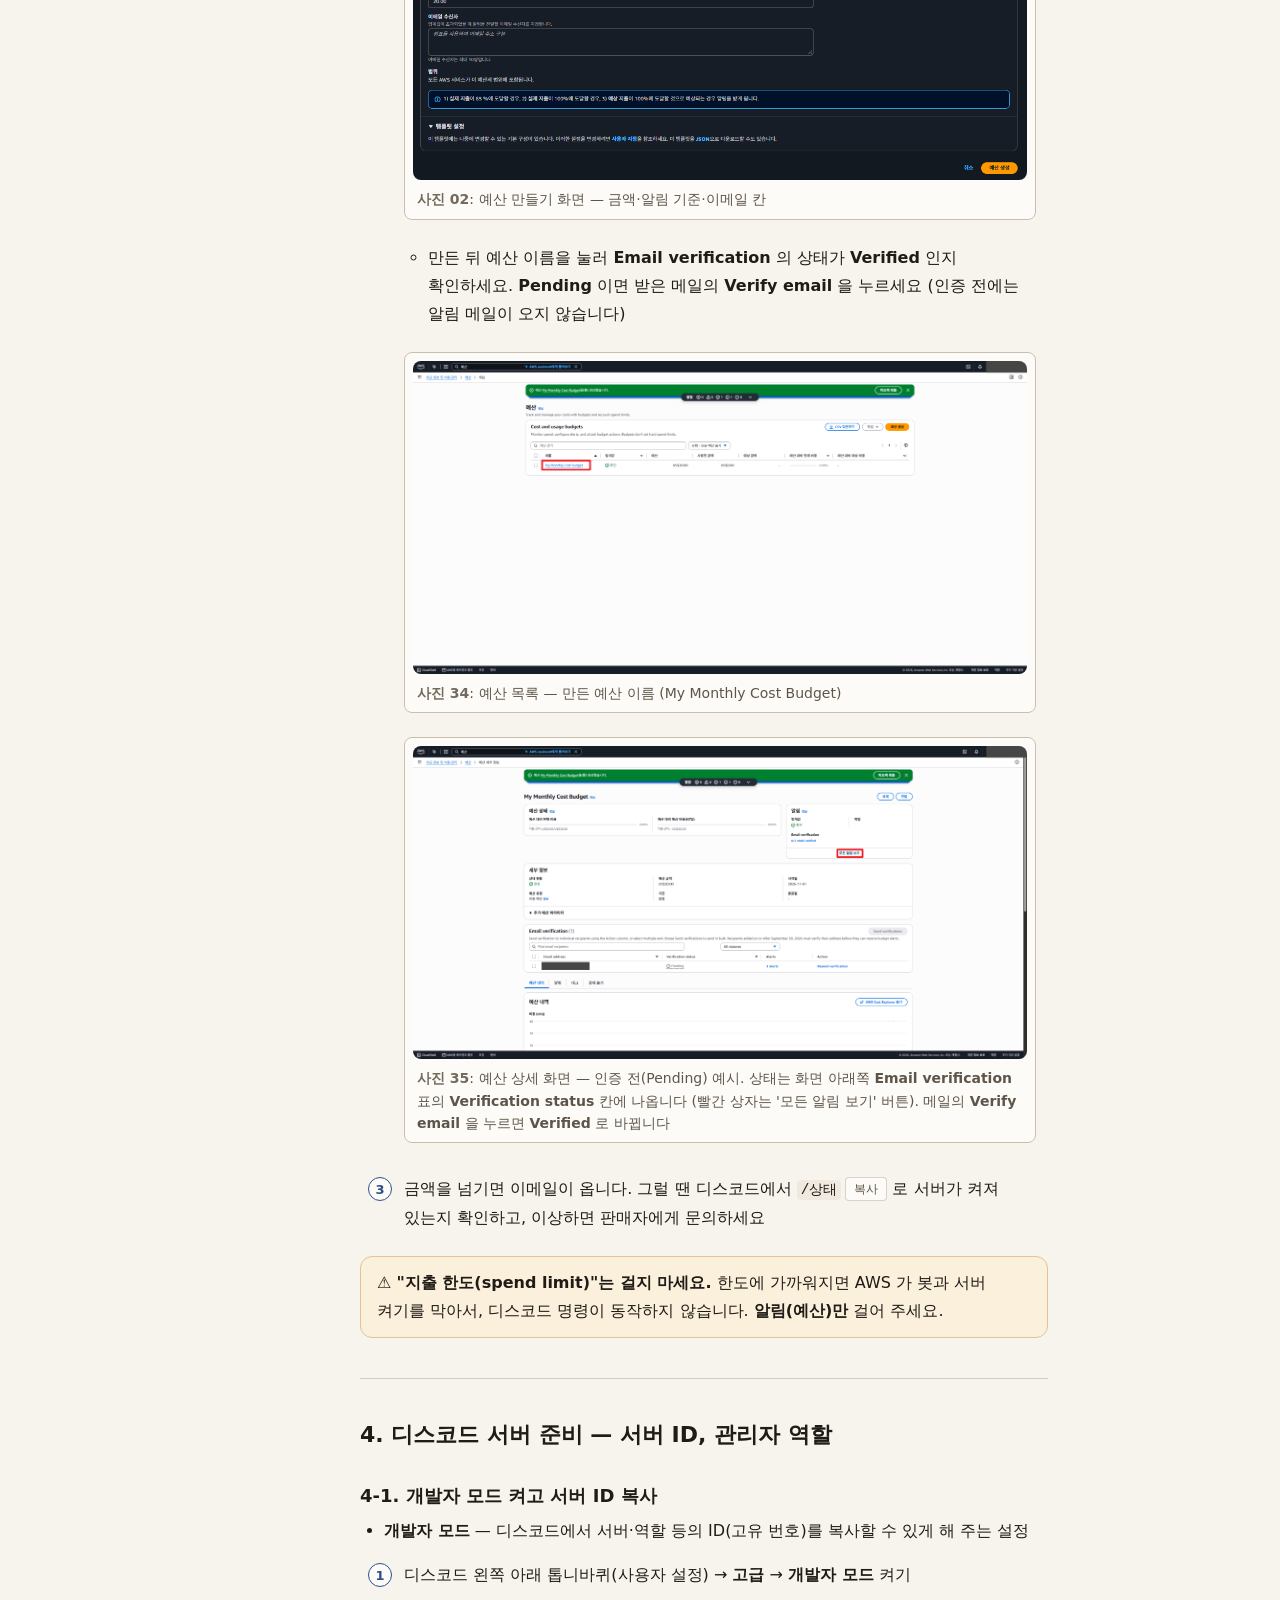
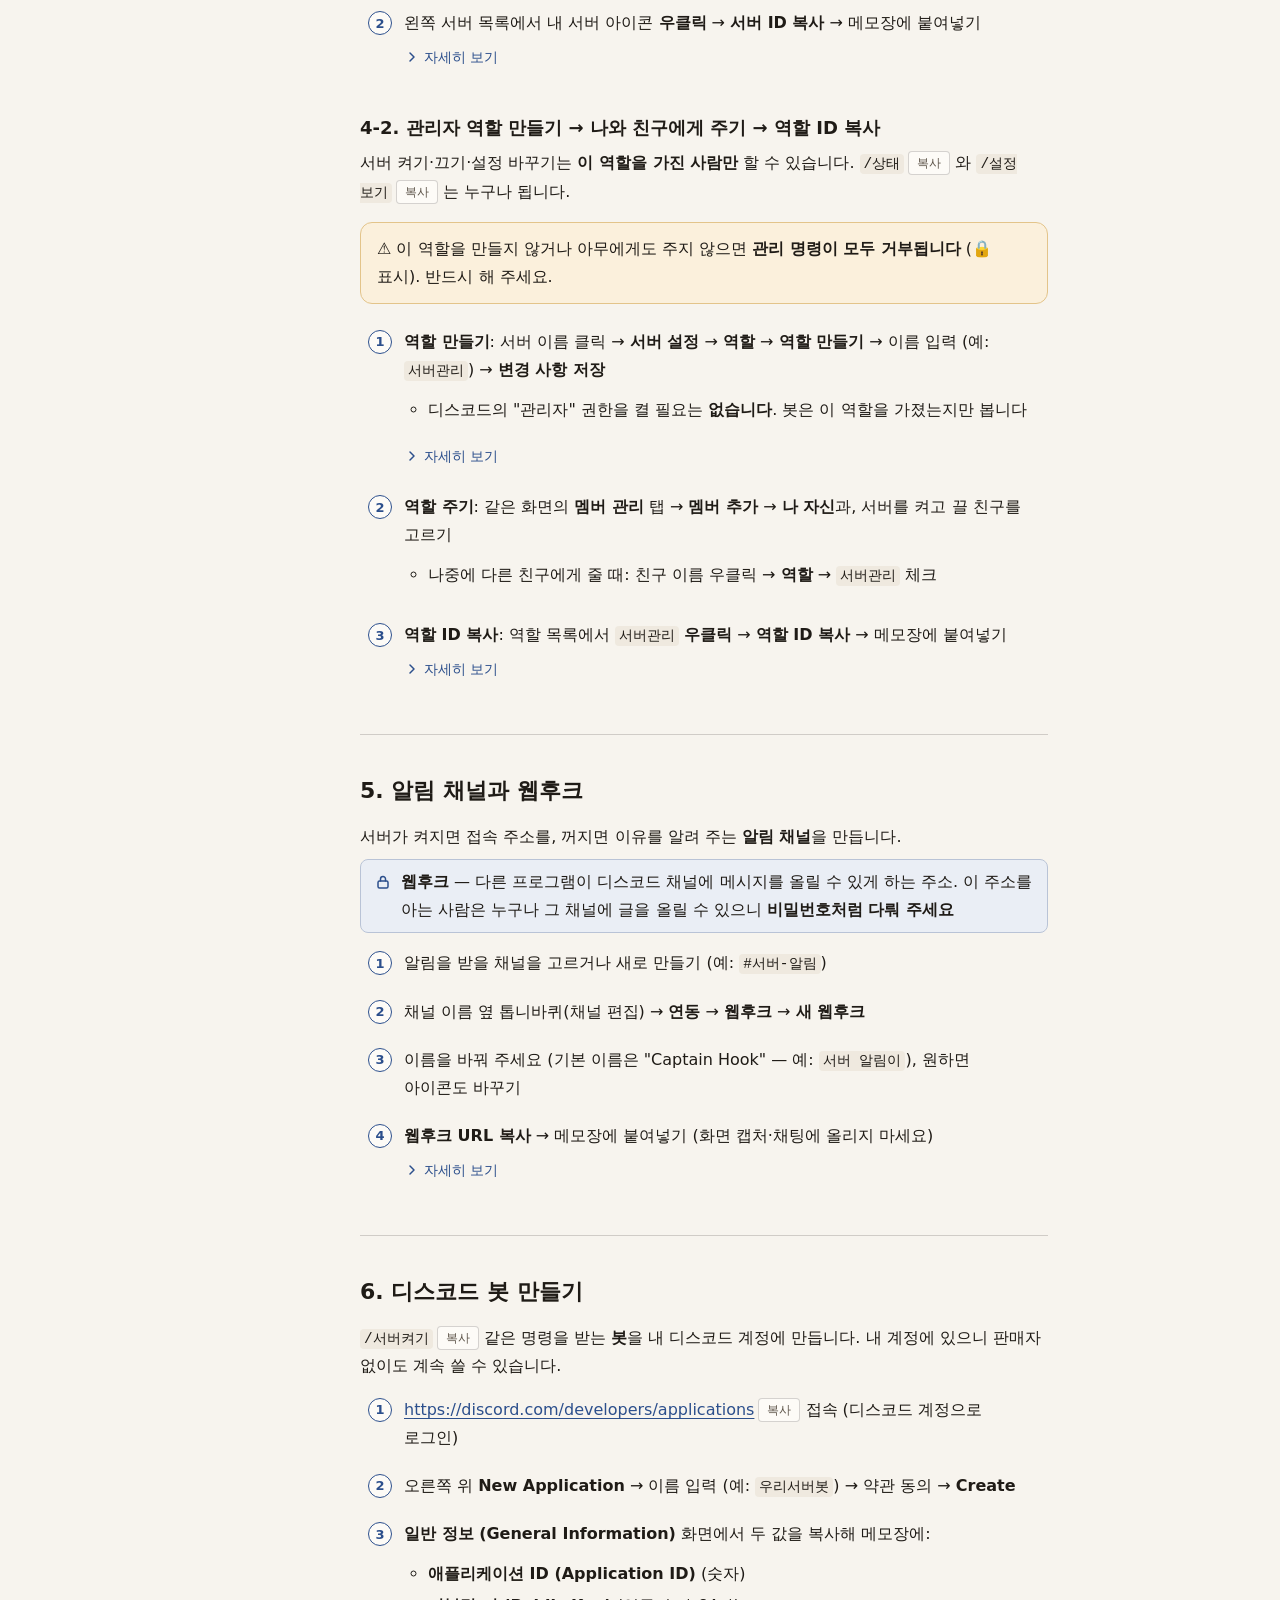
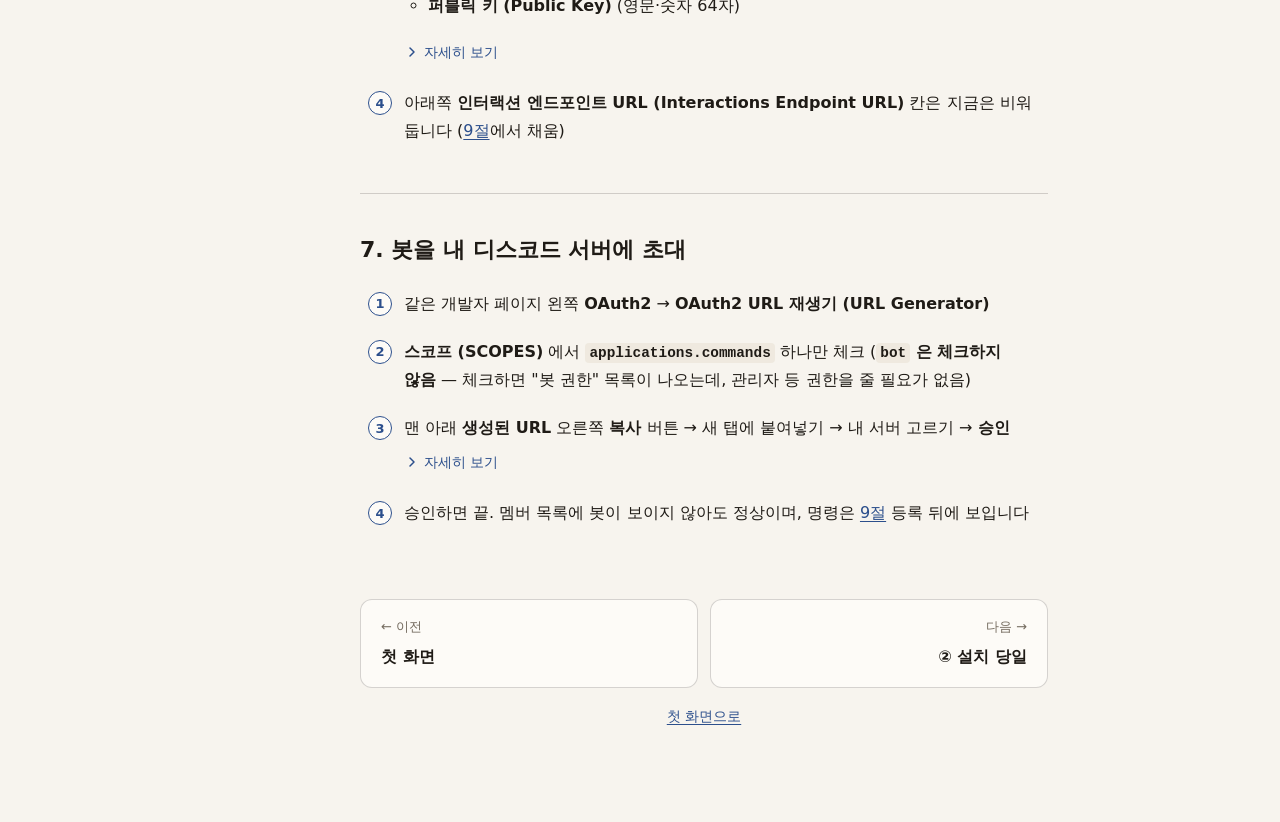
<file: setup.html>
<!doctype html>
<html lang="ko">
<head>
<meta charset="utf-8">
<meta name="viewport" content="width=device-width, initial-scale=1">
<meta name="color-scheme" content="light">
<meta name="robots" content="noindex">
<title>① 설치 준비 — 디스코드로 켜고 끄는 내 게임 서버 — 사용 안내서 (초안)</title>
<link rel="stylesheet" href="assets/guide.css">
</head>
<body>
<div class="layout">
<details class="toc" id="toc" open data-ui><summary>이 페이지 목차</summary><nav aria-label="이 페이지 목차"><ol class="toc-list"><li data-toc="s1"><a href="#s1"><span class="toc-name">1. 준비물과 전체 흐름</span><span class="toc-progress" data-progress="s1"></span></a></li><li data-toc="s2"><a href="#s2"><span class="toc-name">2. AWS 가입과 요금 플랜</span><span class="toc-progress" data-progress="s2"></span></a><ol class="toc-sub"><li><a href="#s2-1">2-1. 가입</a></li></ol></li><li data-toc="s3"><a href="#s3"><span class="toc-name">3. 요금 알림 걸기 (꼭 해 주세요)</span><span class="toc-progress" data-progress="s3"></span></a></li><li data-toc="s4"><a href="#s4"><span class="toc-name">4. 디스코드 서버 준비 — 서버 ID, 관리자 역할</span><span class="toc-progress" data-progress="s4"></span></a><ol class="toc-sub"><li><a href="#s4-1">4-1. 개발자 모드 켜고 서버 ID 복사</a></li><li><a href="#s4-2">4-2. 관리자 역할 만들기 → 나와 친구에게 주기 → 역할 ID 복사</a></li></ol></li><li data-toc="s5"><a href="#s5"><span class="toc-name">5. 알림 채널과 웹후크</span><span class="toc-progress" data-progress="s5"></span></a></li><li data-toc="s6"><a href="#s6"><span class="toc-name">6. 디스코드 봇 만들기</span><span class="toc-progress" data-progress="s6"></span></a></li><li data-toc="s7"><a href="#s7"><span class="toc-name">7. 봇을 내 디스코드 서버에 초대</span><span class="toc-progress" data-progress="s7"></span></a></li></ol><button class="reset" type="button" data-reset>체크 표시 모두 지우기</button></nav></details>
<main>
<nav class="stepper" aria-label="진행 단계" data-ui><a class="home" href="index.html">첫 화면</a><ol><li><a href="setup.html" aria-current="page" data-steps="s2-1-1,s2-1-2,s2-1-3,s2-1-4,s3-1,s3-2,s3-3,s4-1-1,s4-1-2,s4-2-1,s4-2-2,s4-2-3,s5-1,s5-2,s5-3,s5-4,s6-1,s6-2,s6-3,s6-4,s7-1,s7-2,s7-3,s7-4"><span class="st-no">①</span><span class="st-name">설치 준비</span><span class="page-progress"></span></a></li><li><a href="install.html" data-steps="s8-1,s8-2,s8-3,s8-4,s8-5,s8-6,s9-1-1,s9-1-2,s9-2-1,s9-2-2,s9-2-3"><span class="st-no">②</span><span class="st-name">설치 당일</span><span class="page-progress"></span></a></li><li><a href="usage.html" data-steps="s10-1,s10-2,s10-3,s10-a-1,s10-a-2,s10-a-3"><span class="st-no">③</span><span class="st-name">사용법</span><span class="page-progress"></span></a></li><li><a href="info.html" data-steps="info-read"><span class="st-no">④</span><span class="st-name">요금·주의사항</span><span class="page-progress"></span></a></li></ol></nav>
<header class="page-head" data-ui><p class="kicker">고객님 혼자, 미리</p><h1>① 설치 준비</h1></header>
<section id="s1" class="chapter" data-src="s1"><h2>1. 준비물과 전체 흐름</h2><p><strong>준비물</strong></p><ul><li>PC (윈도우·맥 상관없음) 와 크롬 같은 웹 브라우저</li><li>휴대폰 (AWS 가입 인증, 로그인 보안용)</li><li>해외 결제가 되는 신용카드 또는 체크카드 (AWS 가입에 필요)</li><li>디스코드 계정과, 친구들과 쓰는 <strong>디스코드 서버</strong> (내가 만든 서버 또는 관리 권한이 있는 서버)</li></ul><p><strong>흐름 (처음 한 번, 1~2시간)</strong></p><ol><li>AWS 가입 → 요금 알림 걸기</li><li>디스코드에서 관리자 역할·알림 채널·봇 만들기 → 값 몇 개 메모</li><li>판매자와 화면 공유로 설치 (20~30분)</li><li>디스코드에서 <code>/서버켜기</code><button class="copy" type="button" data-copy="/서버켜기" data-ui>복사</button> → 게임 접속</li></ol><p><strong>메모할 값</strong> (4~7절에서 하나씩 나옵니다. 메모장에 적어 두세요 — 판매자에게 보내지 말고, 설치 때 직접 붙여넣습니다)</p><div class="table-wrap"><table><thead><tr><th scope="col">값</th><th scope="col">어디서</th><th scope="col">비밀값인가요</th></tr></thead><tbody><tr><td>서버 ID</td><td><a class="xref" href="#s4">4절</a></td><td>아니요</td></tr><tr><td>관리자 역할 ID</td><td><a class="xref" href="#s4">4절</a></td><td>아니요</td></tr><tr><td>웹후크 주소</td><td><a class="xref" href="#s5">5절</a></td><td class="secret-cell"><strong>예 — 다른 사람에게 보이지 않게</strong></td></tr><tr><td>Application ID, Public Key</td><td><a class="xref" href="#s6">6절</a></td><td>아니요</td></tr><tr><td>봇 토큰</td><td><a class="xref" href="install.html#s9">9절</a> (그때 만듦)</td><td class="secret-cell"><strong>예 — 메모하지 말고 바로 붙여넣기</strong></td></tr></tbody></table></div></section>
<section id="s2" class="chapter" data-src="s2"><h2>2. AWS 가입과 요금 플랜</h2><div class="sub" id="s2-1" data-src="s2-1"><h3>2-1. 가입</h3><ol class="steps"><li class="step"><input type="checkbox" class="step-check" id="c-s2-1-1" data-step="s2-1-1" aria-labelledby="t-s2-1-1"><span class="step-text" id="t-s2-1-1"><a href="https://aws.amazon.com" rel="noopener noreferrer" target="_blank">https://aws.amazon.com</a><button class="copy" type="button" data-copy="https://aws.amazon.com" data-ui>복사</button> 에서 <strong>AWS 계정 생성</strong> → 이메일·비밀번호·카드·휴대폰 인증 (아래 순서대로)</span><ol><li>가입 첫 화면 아래쪽의 <strong>Continue with advanced features</strong> 를 누릅니다 (위쪽 Google·이메일 버튼이 아님)<figure class="photo has-img"><a class="photo-link" href="photos/19.png" target="_blank" rel="noopener noreferrer"><img src="photos/19.png" alt="가입 첫 화면의 Continue with advanced features 버튼" loading="lazy"></a><figcaption><span class="photo-label">사진 19</span>: 가입 첫 화면의 Continue with advanced features 버튼</figcaption></figure></li><li><strong>루트 사용자 이메일</strong>과 <strong>계정 이름</strong>을 입력 → <strong>Verify email address</strong><figure class="photo has-img"><a class="photo-link" href="photos/20.png" target="_blank" rel="noopener noreferrer"><img src="photos/20.png" alt="루트 사용자 이메일·계정 이름 입력칸" loading="lazy"></a><figcaption><span class="photo-label">사진 20</span>: 루트 사용자 이메일·계정 이름 입력칸</figcaption></figure></li><li>메일로 온 <strong>인증 코드</strong>를 입력 → <strong>Verify</strong><figure class="photo has-img"><a class="photo-link" href="photos/21.png" target="_blank" rel="noopener noreferrer"><img src="photos/21.png" alt="이메일 인증 코드 입력칸" loading="lazy"></a><figcaption><span class="photo-label">사진 21</span>: 이메일 인증 코드 입력칸</figcaption></figure></li><li><strong>루트 사용자 비밀번호</strong>를 두 번 입력 → <strong>Continue</strong><figure class="photo has-img"><a class="photo-link" href="photos/22.png" target="_blank" rel="noopener noreferrer"><img src="photos/22.png" alt="루트 사용자 비밀번호 설정" loading="lazy"></a><figcaption><span class="photo-label">사진 22</span>: 루트 사용자 비밀번호 설정</figcaption></figure></li><li>계정 플랜에서 <strong>무료 플랜 선택</strong> (무료·유료 플랜 차이는 2-2)<figure class="photo has-img"><a class="photo-link" href="photos/23.png" target="_blank" rel="noopener noreferrer"><img src="photos/23.png" alt="계정 플랜 선택 — 무료 플랜" loading="lazy"></a><figcaption><span class="photo-label">사진 23</span>: 계정 플랜 선택 — 무료 플랜</figcaption></figure></li><li>연락처 정보: <strong>국가 코드를 +82 (대한민국)</strong> 으로, <strong>국가 또는 리전을 대한민국</strong>으로 바꾼 뒤 주소 입력<figure class="photo has-img"><a class="photo-link" href="photos/24.png" target="_blank" rel="noopener noreferrer"><img src="photos/24.png" alt="연락처 정보 — 국가 코드·국가·주소 칸" loading="lazy"></a><figcaption><span class="photo-label">사진 24</span>: 연락처 정보 — 국가 코드·국가·주소 칸</figcaption></figure></li><li>결제 정보에 <strong>카드 등록</strong> → 휴대폰 문자 인증 → 지원 플랜은 <strong>기본 지원 - 무료</strong><figure class="photo has-img"><a class="photo-link" href="photos/25.png" target="_blank" rel="noopener noreferrer"><img src="photos/25.png" alt="결제 정보 — 카드 등록 화면" loading="lazy"></a><figcaption><span class="photo-label">사진 25</span>: 결제 정보 — 카드 등록 화면</figcaption></figure></li></ol></li><li class="step"><input type="checkbox" class="step-check" id="c-s2-1-2" data-step="s2-1-2" aria-labelledby="t-s2-1-2"><span class="step-text" id="t-s2-1-2">가입이 끝나면 로그인 화면에서 <strong>루트 사용자</strong>로 로그인합니다</span><details class="more"><summary data-ui>자세히 보기</summary><ul><li><strong>루트 사용자</strong> — 가입한 이메일로 들어가는 계정 주인 계정. 이 서비스는 이 계정으로 설치합니다</li></ul></details></li><li class="step"><input type="checkbox" class="step-check" id="c-s2-1-3" data-step="s2-1-3" aria-labelledby="t-s2-1-3"><span class="step-text" id="t-s2-1-3"><strong>MFA(2단계 인증) 켜기</strong>: 휴대폰 인증 앱(Google Authenticator 등)으로 등록 (아래 순서대로)</span><ul><li>비밀번호가 새어도 휴대폰 없이는 로그인할 수 없게 해 줍니다. <strong>꼭 켜 주세요</strong></li></ul><ol><li>오른쪽 위 계정 이름 → <strong>보안 자격 증명</strong><figure class="photo has-img"><a class="photo-link" href="photos/26.png" target="_blank" rel="noopener noreferrer"><img src="photos/26.png" alt="계정 메뉴의 보안 자격 증명" loading="lazy"></a><figcaption><span class="photo-label">사진 26</span>: 계정 메뉴의 보안 자격 증명</figcaption></figure></li><li><strong>MFA 디바이스 할당</strong><figure class="photo has-img"><a class="photo-link" href="photos/27.png" target="_blank" rel="noopener noreferrer"><img src="photos/27.png" alt="내 보안 자격 증명 화면의 MFA 디바이스 할당 버튼" loading="lazy"></a><figcaption><span class="photo-label">사진 27</span>: 내 보안 자격 증명 화면의 MFA 디바이스 할당 버튼</figcaption></figure></li><li>디바이스 이름(예: <code>Phone</code>) 입력 → <strong>인증 관리자 앱</strong> 선택 → <strong>Next</strong><figure class="photo has-img"><a class="photo-link" href="photos/28.png" target="_blank" rel="noopener noreferrer"><img src="photos/28.png" alt="MFA 디바이스 선택 — 인증 관리자 앱" loading="lazy"></a><figcaption><span class="photo-label">사진 28</span>: MFA 디바이스 선택 — 인증 관리자 앱</figcaption></figure></li><li>휴대폰에 인증 앱 설치 → <strong>코드 추가</strong> → <strong>QR 코드 스캔</strong> 으로 컴퓨터 화면의 QR 코드(<strong>QR 코드 표시</strong> 누르기)를 찍습니다. QR 코드는 다른 사람에게 보여 주지 마세요<figure class="photo has-img"><a class="photo-link" href="photos/29.png" target="_blank" rel="noopener noreferrer"><img src="photos/29.png" alt="휴대폰 인증 앱에서 QR 코드 스캔" loading="lazy"></a><figcaption><span class="photo-label">사진 29</span>: 휴대폰 인증 앱에서 QR 코드 스캔</figcaption></figure></li><li>앱에 뜬 6자리 코드를 첫 칸에, 30초 기다려 바뀐 코드를 둘째 칸에 입력 → <strong>MFA 추가</strong><figure class="photo has-img"><a class="photo-link" href="photos/30.png" target="_blank" rel="noopener noreferrer"><img src="photos/30.png" alt="MFA 코드 두 개 입력칸과 MFA 추가 버튼" loading="lazy"></a><figcaption><span class="photo-label">사진 30</span>: MFA 코드 두 개 입력칸과 MFA 추가 버튼</figcaption></figure></li><li>"MFA 디바이스 할당됨" 이 뜨면 끝<figure class="photo has-img"><a class="photo-link" href="photos/31.png" target="_blank" rel="noopener noreferrer"><img src="photos/31.png" alt="MFA 디바이스 할당 완료" loading="lazy"></a><figcaption><span class="photo-label">사진 31</span>: MFA 디바이스 할당 완료</figcaption></figure></li></ol></li><li class="step"><input type="checkbox" class="step-check" id="c-s2-1-4" data-step="s2-1-4" aria-labelledby="t-s2-1-4"><span class="step-text" id="t-s2-1-4"><strong>리전을 서울로</strong>: 화면 오른쪽 위 지역 메뉴 → <strong>아시아 태평양(서울)</strong></span><ul><li><strong>리전</strong> — AWS 컴퓨터가 있는 지역. 서울을 골라야 접속이 빠릅니다</li></ul><figure class="photo has-img"><a class="photo-link" href="photos/01.png" target="_blank" rel="noopener noreferrer"><img src="photos/01.png" alt="AWS 화면 오른쪽 위 리전 메뉴에서 서울 고르기" loading="lazy"></a><figcaption><span class="photo-label">사진 01</span>: AWS 화면 오른쪽 위 리전 메뉴에서 서울 고르기</figcaption></figure></li></ol></div><p class="xref-note" data-ui>2-2. 무료 플랜과 유료 플랜 (Paid Plan) → <a href="info.html#s2-2">④ 요금·주의사항</a></p></section>
<section id="s3" class="chapter" data-src="s3"><h2>3. 요금 알림 걸기 (꼭 해 주세요)</h2><p>생각보다 요금이 많이 나오면 이메일로 알려 주는 설정입니다.</p><ol class="steps"><li class="step"><input type="checkbox" class="step-check" id="c-s3-1" data-step="s3-1" aria-labelledby="t-s3-1"><span class="step-text" id="t-s3-1">AWS 위 검색창에 <strong>Budgets</strong> (한국어 화면은 "예산") → <strong>예산 생성</strong></span><figure class="photo has-img"><a class="photo-link" href="photos/32.png" target="_blank" rel="noopener noreferrer"><img src="photos/32.png" alt="검색창에서 예산 찾기" loading="lazy"></a><figcaption><span class="photo-label">사진 32</span>: 검색창에서 예산 찾기</figcaption></figure><figure class="photo has-img"><a class="photo-link" href="photos/33.png" target="_blank" rel="noopener noreferrer"><img src="photos/33.png" alt="예산 화면의 예산 생성 버튼" loading="lazy"></a><figcaption><span class="photo-label">사진 33</span>: 예산 화면의 예산 생성 버튼</figcaption></figure></li><li class="step"><input type="checkbox" class="step-check" id="c-s3-2" data-step="s3-2" aria-labelledby="t-s3-2"><span class="step-text" id="t-s3-2">"월별 비용 예산" 템플릿 → 금액 입력 (예: $10, 또는 $20) → 알림 받을 이메일 입력 → 생성</span><figure class="photo has-img"><a class="photo-link" href="photos/02.png" target="_blank" rel="noopener noreferrer"><img src="photos/02.png" alt="예산 만들기 화면 — 금액·알림 기준·이메일 칸" loading="lazy"></a><figcaption><span class="photo-label">사진 02</span>: 예산 만들기 화면 — 금액·알림 기준·이메일 칸</figcaption></figure><ul><li>만든 뒤 예산 이름을 눌러 <strong>Email verification</strong> 의 상태가 <strong>Verified</strong> 인지 확인하세요. <strong>Pending</strong> 이면 받은 메일의 <strong>Verify email</strong> 을 누르세요 (인증 전에는 알림 메일이 오지 않습니다)</li></ul><figure class="photo has-img"><a class="photo-link" href="photos/34.png" target="_blank" rel="noopener noreferrer"><img src="photos/34.png" alt="예산 목록 — 만든 예산 이름 (My Monthly Cost Budget)" loading="lazy"></a><figcaption><span class="photo-label">사진 34</span>: 예산 목록 — 만든 예산 이름 (My Monthly Cost Budget)</figcaption></figure><figure class="photo has-img"><a class="photo-link" href="photos/35.png" target="_blank" rel="noopener noreferrer"><img src="photos/35.png" alt="예산 상세 화면 — 인증 전(Pending) 예시. 상태는 화면 아래쪽 Email verification 표의 Verification status 칸에 나옵니다 (빨간 상자는 &#x27;모든 알림 보기&#x27; 버튼). 메일의 Verify email 을 누르면 Verified 로 바뀝니다" loading="lazy"></a><figcaption><span class="photo-label">사진 35</span>: 예산 상세 화면 — 인증 전(Pending) 예시. 상태는 화면 아래쪽 <strong>Email verification</strong> 표의 <strong>Verification status</strong> 칸에 나옵니다 (빨간 상자는 '모든 알림 보기' 버튼). 메일의 <strong>Verify email</strong> 을 누르면 <strong>Verified</strong> 로 바뀝니다</figcaption></figure></li><li class="step"><input type="checkbox" class="step-check" id="c-s3-3" data-step="s3-3" aria-labelledby="t-s3-3"><span class="step-text" id="t-s3-3">금액을 넘기면 이메일이 옵니다. 그럴 땐 디스코드에서 <code>/상태</code><button class="copy" type="button" data-copy="/상태" data-ui>복사</button> 로 서버가 켜져 있는지 확인하고, 이상하면 판매자에게 문의하세요</span></li></ol><aside class="box box-warn"><p>⚠️ <strong>"지출 한도(spend limit)"는 걸지 마세요.</strong> 한도에 가까워지면 AWS 가 봇과 서버 켜기를 막아서, 디스코드 명령이 동작하지 않습니다. <strong>알림(예산)만</strong> 걸어 주세요.</p></aside></section>
<section id="s4" class="chapter" data-src="s4"><h2>4. 디스코드 서버 준비 — 서버 ID, 관리자 역할</h2><div class="sub" id="s4-1" data-src="s4-1"><h3>4-1. 개발자 모드 켜고 서버 ID 복사</h3><ul><li><strong>개발자 모드</strong> — 디스코드에서 서버·역할 등의 ID(고유 번호)를 복사할 수 있게 해 주는 설정</li></ul><ol class="steps"><li class="step"><input type="checkbox" class="step-check" id="c-s4-1-1" data-step="s4-1-1" aria-labelledby="t-s4-1-1"><span class="step-text" id="t-s4-1-1">디스코드 왼쪽 아래 톱니바퀴(사용자 설정) → <strong>고급</strong> → <strong>개발자 모드</strong> 켜기</span></li><li class="step"><input type="checkbox" class="step-check" id="c-s4-1-2" data-step="s4-1-2" aria-labelledby="t-s4-1-2"><span class="step-text" id="t-s4-1-2">왼쪽 서버 목록에서 내 서버 아이콘 <strong>우클릭</strong> → <strong>서버 ID 복사</strong> → 메모장에 붙여넣기</span><details class="more"><summary data-ui>자세히 보기</summary><figure class="photo has-img"><a class="photo-link" href="photos/03.png" target="_blank" rel="noopener noreferrer"><img src="photos/03.png" alt="개발자 모드 스위치 / 서버 우클릭 메뉴의 &quot;서버 ID 복사&quot;" loading="lazy"></a><figcaption><span class="photo-label">사진 03</span>: 개발자 모드 스위치 / 서버 우클릭 메뉴의 "서버 ID 복사"</figcaption></figure></details></li></ol></div><div class="sub" id="s4-2" data-src="s4-2"><h3>4-2. 관리자 역할 만들기 → 나와 친구에게 주기 → 역할 ID 복사</h3><p>서버 켜기·끄기·설정 바꾸기는 <strong>이 역할을 가진 사람만</strong> 할 수 있습니다. <code>/상태</code><button class="copy" type="button" data-copy="/상태" data-ui>복사</button> 와 <code>/설정 보기</code><button class="copy" type="button" data-copy="/설정 보기" data-ui>복사</button> 는 누구나 됩니다.</p><aside class="box box-warn"><p>⚠️ 이 역할을 만들지 않거나 아무에게도 주지 않으면 <strong>관리 명령이 모두 거부됩니다</strong> (🔒 표시). 반드시 해 주세요.</p></aside><ol class="steps"><li class="step"><input type="checkbox" class="step-check" id="c-s4-2-1" data-step="s4-2-1" aria-labelledby="t-s4-2-1"><span class="step-text" id="t-s4-2-1"><strong>역할 만들기</strong>: 서버 이름 클릭 → <strong>서버 설정</strong> → <strong>역할</strong> → <strong>역할 만들기</strong> → 이름 입력 (예: <code>서버관리</code>) → <strong>변경 사항 저장</strong></span><ul><li>디스코드의 "관리자" 권한을 켤 필요는 <strong>없습니다</strong>. 봇은 이 역할을 가졌는지만 봅니다</li></ul><details class="more"><summary data-ui>자세히 보기</summary><figure class="photo has-img"><a class="photo-link" href="photos/16.png" target="_blank" rel="noopener noreferrer"><img src="photos/16.png" alt="서버 설정 → 역할 → 역할 만들기 / 멤버 관리 탭의 멤버 추가" loading="lazy"></a><figcaption><span class="photo-label">사진 16</span>: 서버 설정 → 역할 → 역할 만들기 / 멤버 관리 탭의 멤버 추가</figcaption></figure></details></li><li class="step"><input type="checkbox" class="step-check" id="c-s4-2-2" data-step="s4-2-2" aria-labelledby="t-s4-2-2"><span class="step-text" id="t-s4-2-2"><strong>역할 주기</strong>: 같은 화면의 <strong>멤버 관리</strong> 탭 → <strong>멤버 추가</strong> → <strong>나 자신</strong>과, 서버를 켜고 끌 친구를 고르기</span><ul><li>나중에 다른 친구에게 줄 때: 친구 이름 우클릭 → <strong>역할</strong> → <code>서버관리</code> 체크</li></ul></li><li class="step"><input type="checkbox" class="step-check" id="c-s4-2-3" data-step="s4-2-3" aria-labelledby="t-s4-2-3"><span class="step-text" id="t-s4-2-3"><strong>역할 ID 복사</strong>: 역할 목록에서 <code>서버관리</code> <strong>우클릭</strong> → <strong>역할 ID 복사</strong> → 메모장에 붙여넣기</span><details class="more"><summary data-ui>자세히 보기</summary><figure class="photo has-img"><a class="photo-link" href="photos/04.png" target="_blank" rel="noopener noreferrer"><img src="photos/04.png" alt="역할 우클릭 메뉴의 &quot;역할 ID 복사&quot;" loading="lazy"></a><figcaption><span class="photo-label">사진 04</span>: 역할 우클릭 메뉴의 "역할 ID 복사"</figcaption></figure></details></li></ol></div></section>
<section id="s5" class="chapter" data-src="s5"><h2>5. 알림 채널과 웹후크</h2><p>서버가 켜지면 접속 주소를, 꺼지면 이유를 알려 주는 <strong>알림 채널</strong>을 만듭니다.</p><ul><li class="secret"><strong>웹후크</strong> — 다른 프로그램이 디스코드 채널에 메시지를 올릴 수 있게 하는 주소. 이 주소를 아는 사람은 누구나 그 채널에 글을 올릴 수 있으니 <strong>비밀번호처럼 다뤄 주세요</strong></li></ul><ol class="steps"><li class="step"><input type="checkbox" class="step-check" id="c-s5-1" data-step="s5-1" aria-labelledby="t-s5-1"><span class="step-text" id="t-s5-1">알림을 받을 채널을 고르거나 새로 만들기 (예: <code>#서버-알림</code>)</span></li><li class="step"><input type="checkbox" class="step-check" id="c-s5-2" data-step="s5-2" aria-labelledby="t-s5-2"><span class="step-text" id="t-s5-2">채널 이름 옆 톱니바퀴(채널 편집) → <strong>연동</strong> → <strong>웹후크</strong> → <strong>새 웹후크</strong></span></li><li class="step"><input type="checkbox" class="step-check" id="c-s5-3" data-step="s5-3" aria-labelledby="t-s5-3"><span class="step-text" id="t-s5-3">이름을 바꿔 주세요 (기본 이름은 "Captain Hook" — 예: <code>서버 알림이</code>), 원하면 아이콘도 바꾸기</span></li><li class="step"><input type="checkbox" class="step-check" id="c-s5-4" data-step="s5-4" aria-labelledby="t-s5-4"><span class="step-text" id="t-s5-4"><strong>웹후크 URL 복사</strong> → 메모장에 붙여넣기 (화면 캡처·채팅에 올리지 마세요)</span><details class="more"><summary data-ui>자세히 보기</summary><figure class="photo has-img"><a class="photo-link" href="photos/05.png" target="_blank" rel="noopener noreferrer"><img src="photos/05.png" alt="채널 편집 → 연동 → 웹후크 — 새 웹후크 버튼, 이름, URL 복사 버튼" loading="lazy"></a><figcaption><span class="photo-label">사진 05</span>: 채널 편집 → 연동 → 웹후크 — 새 웹후크 버튼, 이름, URL 복사 버튼</figcaption></figure></details></li></ol></section>
<section id="s6" class="chapter" data-src="s6"><h2>6. 디스코드 봇 만들기</h2><p><code>/서버켜기</code><button class="copy" type="button" data-copy="/서버켜기" data-ui>복사</button> 같은 명령을 받는 <strong>봇</strong>을 내 디스코드 계정에 만듭니다. 내 계정에 있으니 판매자 없이도 계속 쓸 수 있습니다.</p><ol class="steps"><li class="step"><input type="checkbox" class="step-check" id="c-s6-1" data-step="s6-1" aria-labelledby="t-s6-1"><span class="step-text" id="t-s6-1"><a href="https://discord.com/developers/applications" rel="noopener noreferrer" target="_blank">https://discord.com/developers/applications</a><button class="copy" type="button" data-copy="https://discord.com/developers/applications" data-ui>복사</button> 접속 (디스코드 계정으로 로그인)</span></li><li class="step"><input type="checkbox" class="step-check" id="c-s6-2" data-step="s6-2" aria-labelledby="t-s6-2"><span class="step-text" id="t-s6-2">오른쪽 위 <strong>New Application</strong> → 이름 입력 (예: <code>우리서버봇</code>) → 약관 동의 → <strong>Create</strong></span></li><li class="step"><input type="checkbox" class="step-check" id="c-s6-3" data-step="s6-3" aria-labelledby="t-s6-3"><span class="step-text" id="t-s6-3"><strong>일반 정보 (General Information)</strong> 화면에서 두 값을 복사해 메모장에:</span><ul><li><strong>애플리케이션 ID (Application ID)</strong> (숫자)</li><li><strong>퍼블릭 키 (Public Key)</strong> (영문·숫자 64자)</li></ul><details class="more"><summary data-ui>자세히 보기</summary><figure class="photo has-img"><a class="photo-link" href="photos/06.png" target="_blank" rel="noopener noreferrer"><img src="photos/06.png" alt="일반 정보 (General Information) — 애플리케이션 ID, 퍼블릭 키, 인터랙션 엔드포인트 URL 칸" loading="lazy"></a><figcaption><span class="photo-label">사진 06</span>: 일반 정보 (General Information) — 애플리케이션 ID, 퍼블릭 키, 인터랙션 엔드포인트 URL 칸</figcaption></figure></details></li><li class="step"><input type="checkbox" class="step-check" id="c-s6-4" data-step="s6-4" aria-labelledby="t-s6-4"><span class="step-text" id="t-s6-4">아래쪽 <strong>인터랙션 엔드포인트 URL (Interactions Endpoint URL)</strong> 칸은 지금은 비워 둡니다 (<a class="xref" href="install.html#s9">9절</a>에서 채움)</span></li></ol></section>
<section id="s7" class="chapter" data-src="s7"><h2>7. 봇을 내 디스코드 서버에 초대</h2><ol class="steps"><li class="step"><input type="checkbox" class="step-check" id="c-s7-1" data-step="s7-1" aria-labelledby="t-s7-1"><span class="step-text" id="t-s7-1">같은 개발자 페이지 왼쪽 <strong>OAuth2</strong> → <strong>OAuth2 URL 재생기 (URL Generator)</strong></span></li><li class="step"><input type="checkbox" class="step-check" id="c-s7-2" data-step="s7-2" aria-labelledby="t-s7-2"><span class="step-text" id="t-s7-2"><strong>스코프 (SCOPES)</strong> 에서 <strong><code>applications.commands</code></strong> 하나만 체크 (<strong><code>bot</code> 은 체크하지 않음</strong> — 체크하면 "봇 권한" 목록이 나오는데, 관리자 등 권한을 줄 필요가 없음)</span></li><li class="step"><input type="checkbox" class="step-check" id="c-s7-3" data-step="s7-3" aria-labelledby="t-s7-3"><span class="step-text" id="t-s7-3">맨 아래 <strong>생성된 URL</strong> 오른쪽 <strong>복사</strong> 버튼 → 새 탭에 붙여넣기 → 내 서버 고르기 → <strong>승인</strong></span><details class="more"><summary data-ui>자세히 보기</summary><figure class="photo has-img"><a class="photo-link" href="photos/07.png" target="_blank" rel="noopener noreferrer"><img src="photos/07.png" alt="OAuth2 → OAuth2 URL 재생기 (URL Generator) — 스코프에서 applications.commands 만 체크, &quot;생성된 URL&quot; 복사 버튼" loading="lazy"></a><figcaption><span class="photo-label">사진 07</span>: OAuth2 → OAuth2 URL 재생기 (URL Generator) — 스코프에서 applications.commands 만 체크, "생성된 URL" 복사 버튼</figcaption></figure></details></li><li class="step"><input type="checkbox" class="step-check" id="c-s7-4" data-step="s7-4" aria-labelledby="t-s7-4"><span class="step-text" id="t-s7-4">승인하면 끝. 멤버 목록에 봇이 보이지 않아도 정상이며, 명령은 <a class="xref" href="install.html#s9">9절</a> 등록 뒤에 보입니다</span></li></ol></section>
<nav class="pager" aria-label="이전·다음 페이지" data-ui><a class="prev" href="index.html"><span class="pg-dir">← 이전</span><span class="pg-name">첫 화면</span></a><a class="next" href="install.html"><span class="pg-dir">다음 →</span><span class="pg-name">② 설치 당일</span></a></nav><p class="home-link" data-ui><a href="index.html">첫 화면으로</a></p>
</main>
</div>
<script src="assets/guide.js"></script>
</body>
</html>
</file>
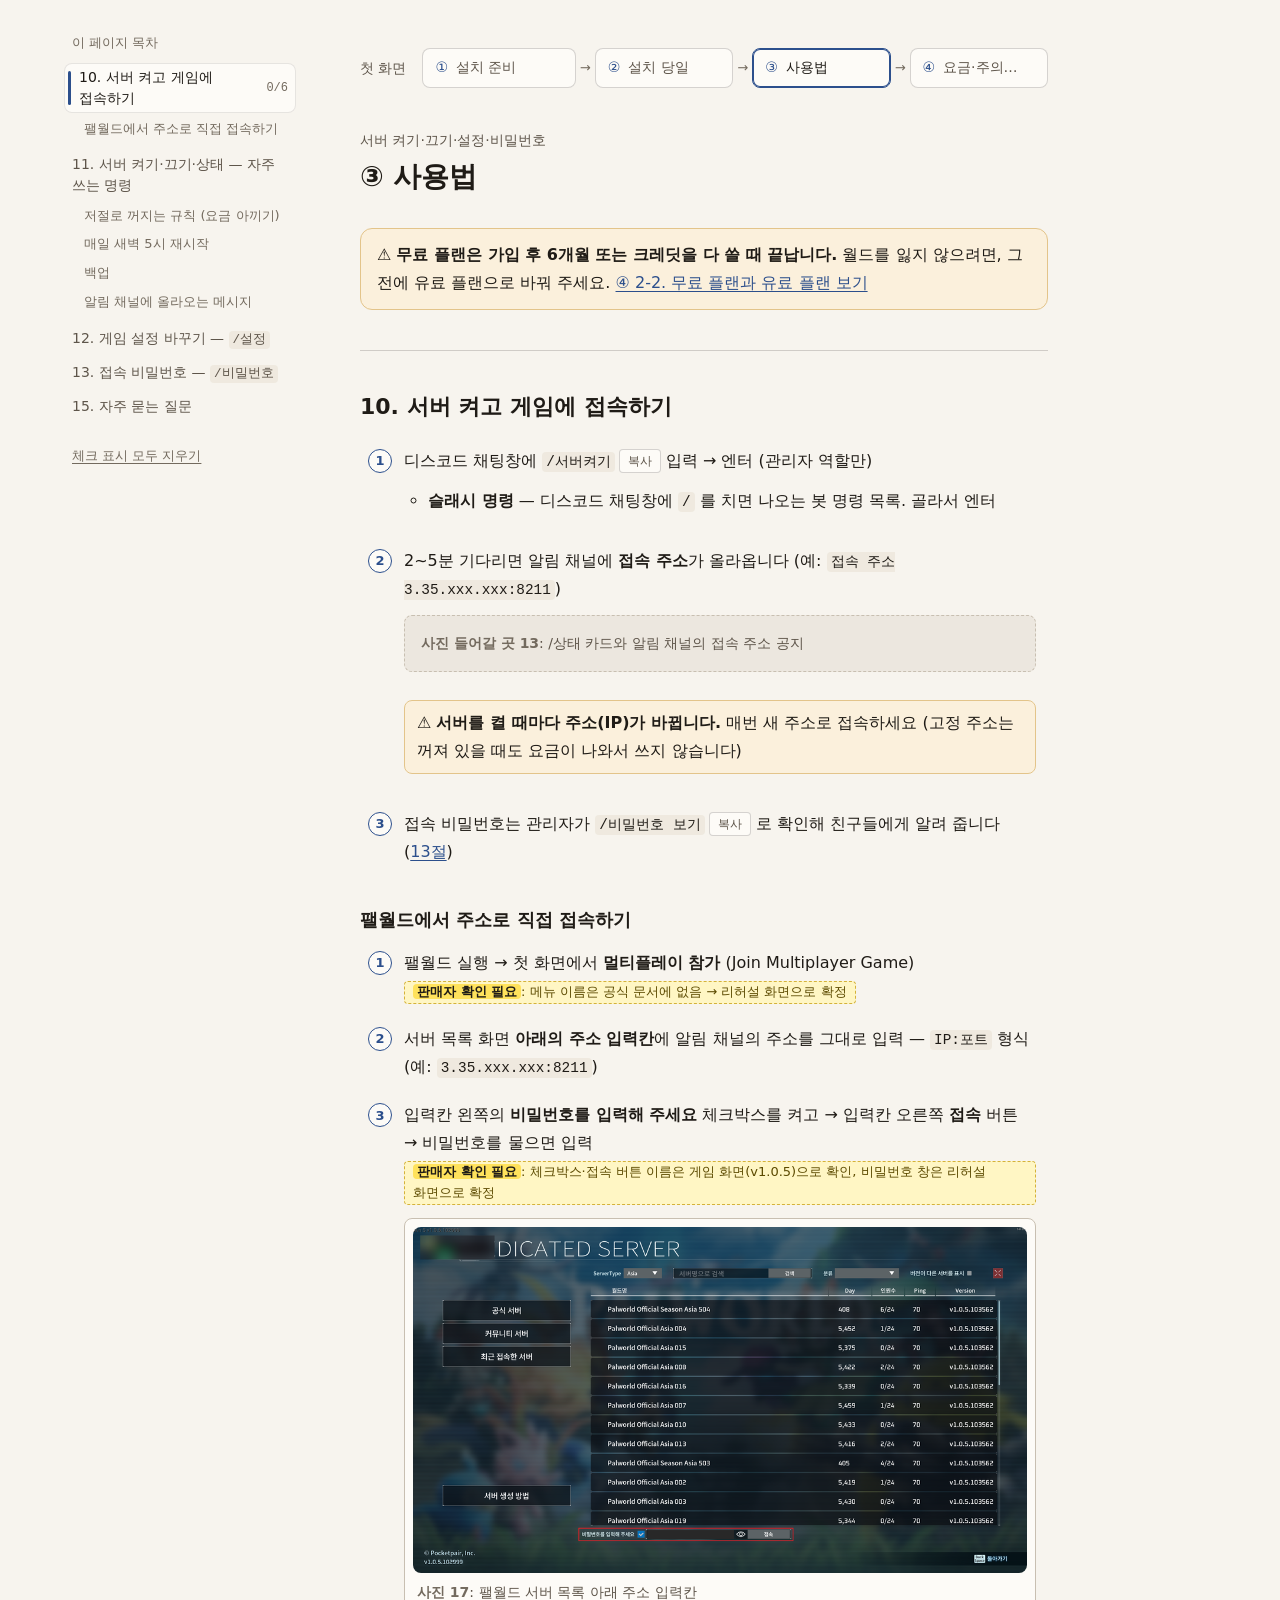
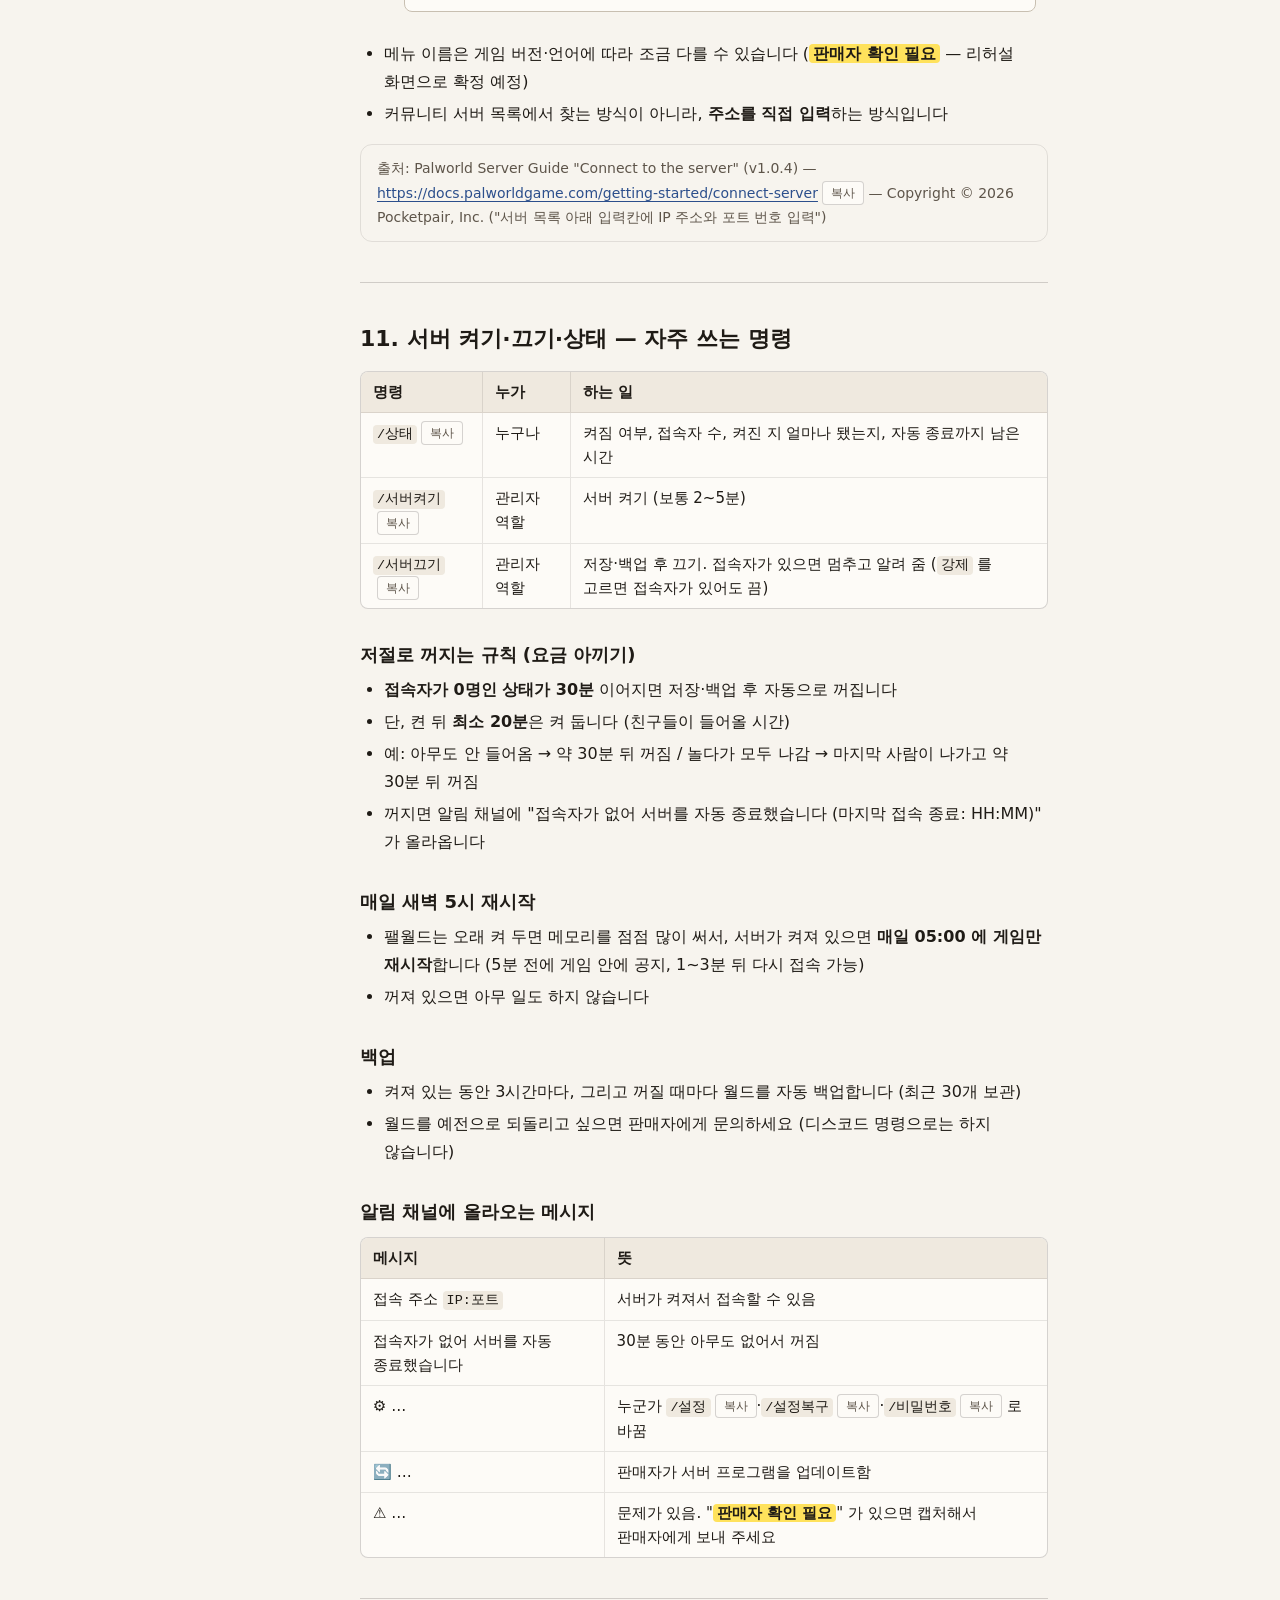
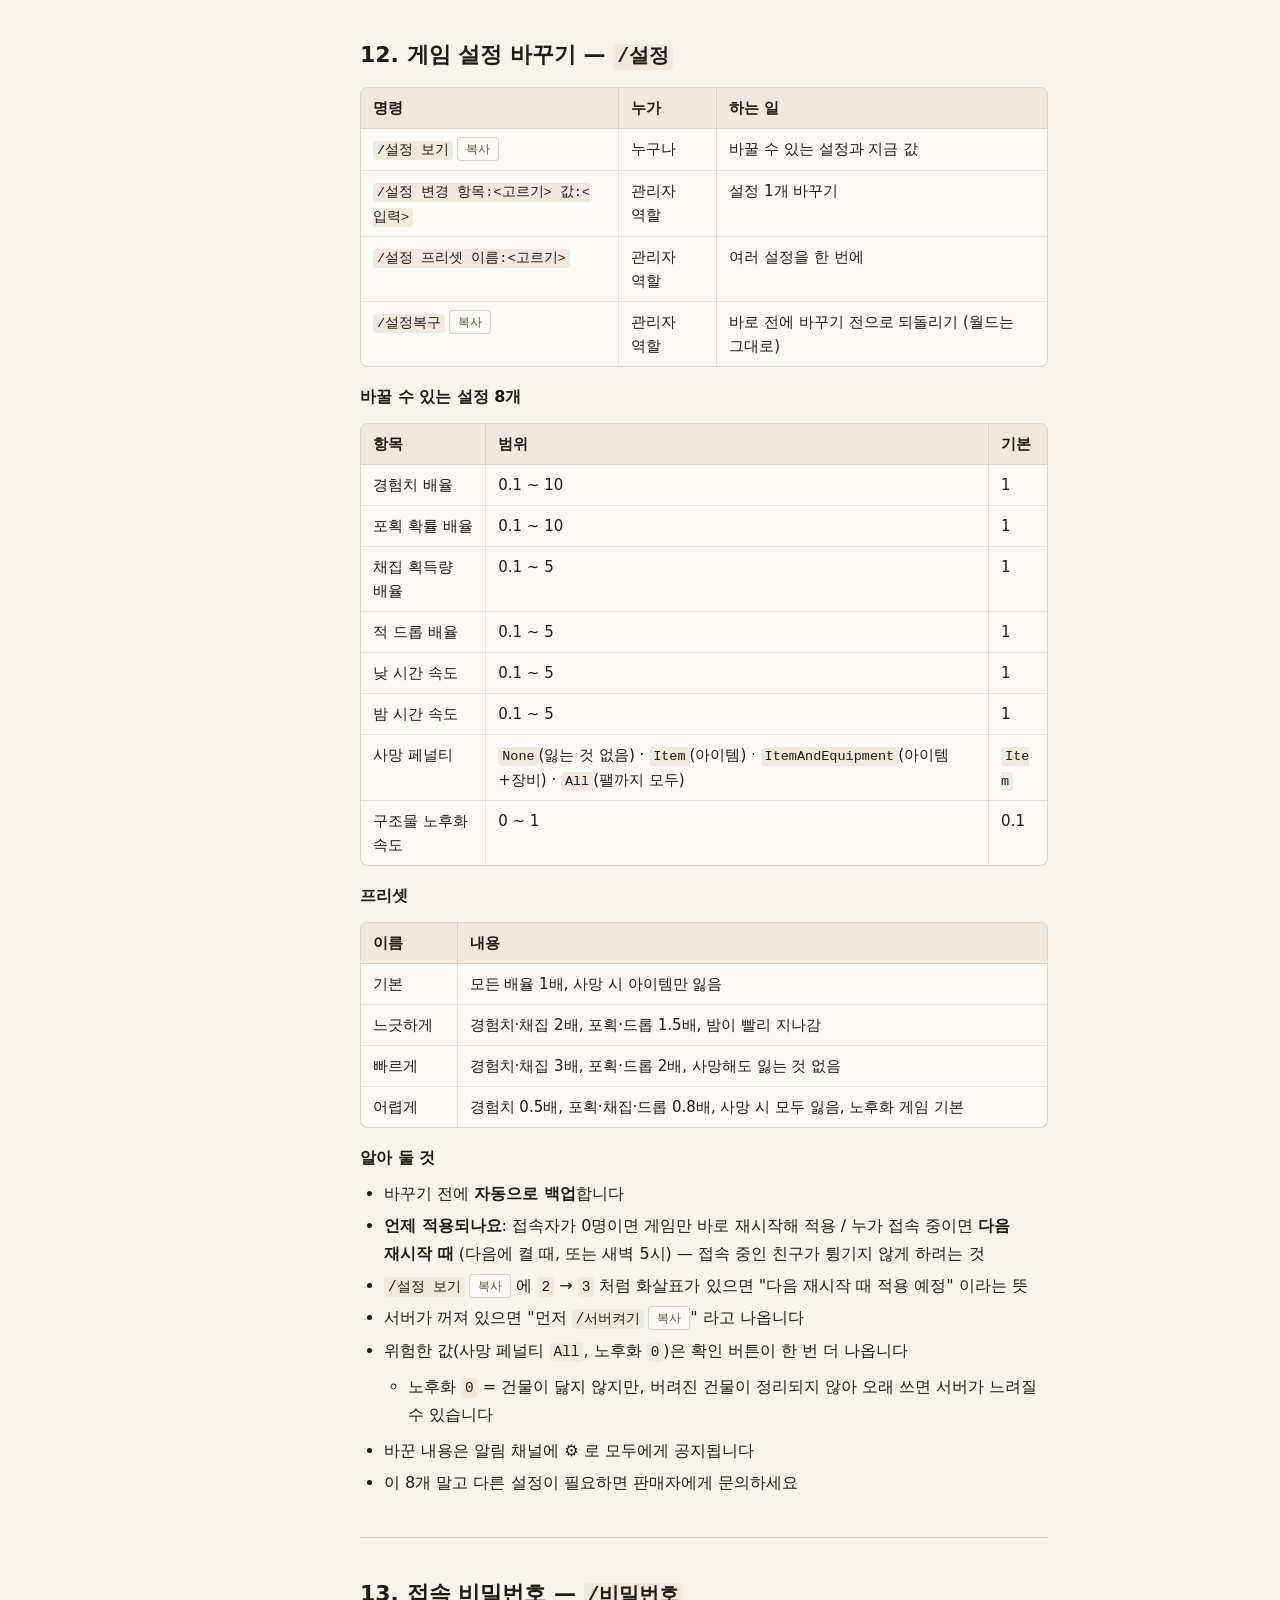
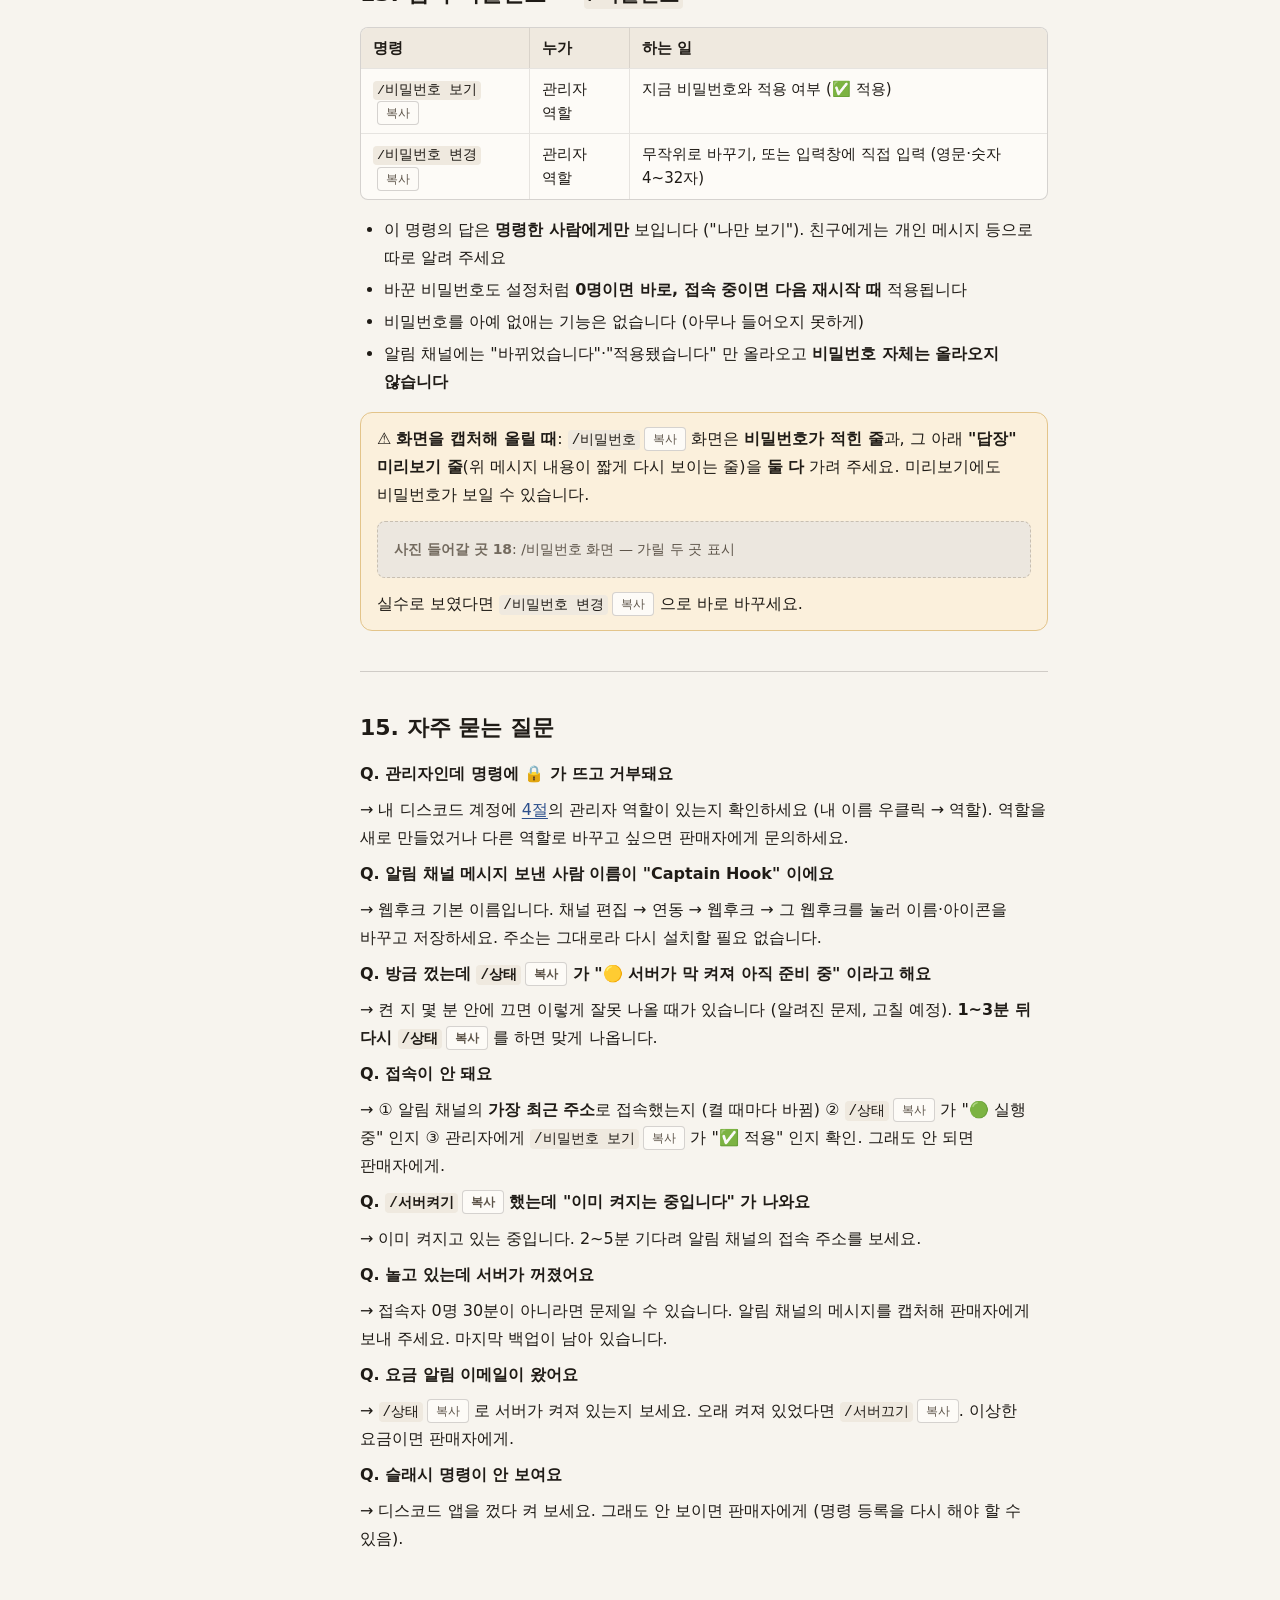
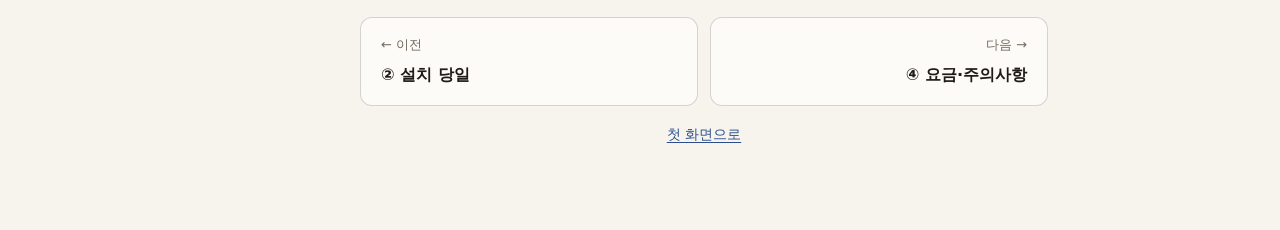
<file: usage.html>
<!doctype html>
<html lang="ko">
<head>
<meta charset="utf-8">
<meta name="viewport" content="width=device-width, initial-scale=1">
<meta name="color-scheme" content="light">
<meta name="robots" content="noindex">
<title>③ 사용법 — 디스코드로 켜고 끄는 내 게임 서버 — 사용 안내서 (초안)</title>
<link rel="stylesheet" href="assets/guide.css">
</head>
<body>
<div class="layout">
<details class="toc" id="toc" open data-ui><summary>이 페이지 목차</summary><nav aria-label="이 페이지 목차"><ol class="toc-list"><li data-toc="s10"><a href="#s10"><span class="toc-name">10. 서버 켜고 게임에 접속하기</span><span class="toc-progress" data-progress="s10"></span></a><ol class="toc-sub"><li><a href="#s10-a">팰월드에서 주소로 직접 접속하기</a></li></ol></li><li data-toc="s11"><a href="#s11"><span class="toc-name">11. 서버 켜기·끄기·상태 — 자주 쓰는 명령</span><span class="toc-progress" data-progress="s11"></span></a><ol class="toc-sub"><li><a href="#s11-a">저절로 꺼지는 규칙 (요금 아끼기)</a></li><li><a href="#s11-b">매일 새벽 5시 재시작</a></li><li><a href="#s11-c">백업</a></li><li><a href="#s11-d">알림 채널에 올라오는 메시지</a></li></ol></li><li data-toc="s12"><a href="#s12"><span class="toc-name">12. 게임 설정 바꾸기 — <code>/설정</code></span><span class="toc-progress" data-progress="s12"></span></a></li><li data-toc="s13"><a href="#s13"><span class="toc-name">13. 접속 비밀번호 — <code>/비밀번호</code></span><span class="toc-progress" data-progress="s13"></span></a></li><li data-toc="s15"><a href="#s15"><span class="toc-name">15. 자주 묻는 질문</span><span class="toc-progress" data-progress="s15"></span></a></li></ol><button class="reset" type="button" data-reset>체크 표시 모두 지우기</button></nav></details>
<main>
<nav class="stepper" aria-label="진행 단계" data-ui><a class="home" href="index.html">첫 화면</a><ol><li><a href="setup.html" data-steps="s2-1-1,s2-1-2,s2-1-3,s2-1-4,s3-1,s3-2,s3-3,s4-1-1,s4-1-2,s4-2-1,s4-2-2,s4-2-3,s5-1,s5-2,s5-3,s5-4,s6-1,s6-2,s6-3,s6-4,s7-1,s7-2,s7-3,s7-4"><span class="st-no">①</span><span class="st-name">설치 준비</span><span class="page-progress"></span></a></li><li><a href="install.html" data-steps="s8-1,s8-2,s8-3,s8-4,s8-5,s8-6,s9-1-1,s9-1-2,s9-2-1,s9-2-2,s9-2-3"><span class="st-no">②</span><span class="st-name">설치 당일</span><span class="page-progress"></span></a></li><li><a href="usage.html" aria-current="page" data-steps="s10-1,s10-2,s10-3,s10-a-1,s10-a-2,s10-a-3"><span class="st-no">③</span><span class="st-name">사용법</span><span class="page-progress"></span></a></li><li><a href="info.html" data-steps="info-read"><span class="st-no">④</span><span class="st-name">요금·주의사항</span><span class="page-progress"></span></a></li></ol></nav>
<header class="page-head" data-ui><p class="kicker">서버 켜기·끄기·설정·비밀번호</p><h1>③ 사용법</h1></header>
<aside class="box box-warn" data-ui><p>⚠️ <strong>무료 플랜은 가입 후 6개월 또는 크레딧을 다 쓸 때 끝납니다.</strong> 월드를 잃지 않으려면, 그 전에 유료 플랜으로 바꿔 주세요. <a href="info.html#s2-2">④ 2-2. 무료 플랜과 유료 플랜 보기</a></p></aside>
<section id="s10" class="chapter" data-src="s10"><h2>10. 서버 켜고 게임에 접속하기</h2><ol class="steps"><li class="step"><input type="checkbox" class="step-check" id="c-s10-1" data-step="s10-1" aria-labelledby="t-s10-1"><span class="step-text" id="t-s10-1">디스코드 채팅창에 <code>/서버켜기</code><button class="copy" type="button" data-copy="/서버켜기" data-ui>복사</button> 입력 → 엔터 (관리자 역할만)</span><ul><li><strong>슬래시 명령</strong> — 디스코드 채팅창에 <code>/</code> 를 치면 나오는 봇 명령 목록. 골라서 엔터</li></ul></li><li class="step"><input type="checkbox" class="step-check" id="c-s10-2" data-step="s10-2" aria-labelledby="t-s10-2"><span class="step-text" id="t-s10-2">2~5분 기다리면 알림 채널에 <strong>접속 주소</strong>가 올라옵니다 (예: <code>접속 주소 3.35.xxx.xxx:8211</code>)</span><figure class="photo"><span class="photo-label">사진 <span data-ui>들어갈 곳 </span>13</span>: /상태 카드와 알림 채널의 접속 주소 공지</figure><ul><li class="warn">⚠️ <strong>서버를 켤 때마다 주소(IP)가 바뀝니다.</strong> 매번 새 주소로 접속하세요 (고정 주소는 꺼져 있을 때도 요금이 나와서 쓰지 않습니다)</li></ul></li><li class="step"><input type="checkbox" class="step-check" id="c-s10-3" data-step="s10-3" aria-labelledby="t-s10-3"><span class="step-text" id="t-s10-3">접속 비밀번호는 관리자가 <code>/비밀번호 보기</code><button class="copy" type="button" data-copy="/비밀번호 보기" data-ui>복사</button> 로 확인해 친구들에게 알려 줍니다 (<a class="xref" href="#s13">13절</a>)</span></li></ol><div class="sub" id="s10-a" data-src="s10-a"><h3>팰월드에서 주소로 직접 접속하기</h3><ol class="steps"><li class="step"><input type="checkbox" class="step-check" id="c-s10-a-1" data-step="s10-a-1" aria-labelledby="t-s10-a-1"><span class="step-text" id="t-s10-a-1">팰월드 실행 → 첫 화면에서 <strong>멀티플레이 참가</strong> (Join Multiplayer Game)  <span class="seller-note"><mark class="check">판매자 확인 필요</mark>: 메뉴 이름은 공식 문서에 없음 → 리허설 화면으로 확정</span></span></li><li class="step"><input type="checkbox" class="step-check" id="c-s10-a-2" data-step="s10-a-2" aria-labelledby="t-s10-a-2"><span class="step-text" id="t-s10-a-2">서버 목록 화면 <strong>아래의 주소 입력칸</strong>에 알림 채널의 주소를 그대로 입력 — <code>IP:포트</code> 형식 (예: <code>3.35.xxx.xxx:8211</code>)</span></li><li class="step"><input type="checkbox" class="step-check" id="c-s10-a-3" data-step="s10-a-3" aria-labelledby="t-s10-a-3"><span class="step-text" id="t-s10-a-3">입력칸 왼쪽의 <strong>비밀번호를 입력해 주세요</strong> 체크박스를 켜고 → 입력칸 오른쪽 <strong>접속</strong> 버튼 → 비밀번호를 물으면 입력  <span class="seller-note"><mark class="check">판매자 확인 필요</mark>: 체크박스·접속 버튼 이름은 게임 화면(v1.0.5)으로 확인, 비밀번호 창은 리허설 화면으로 확정</span></span><figure class="photo has-img"><a class="photo-link" href="photos/17.png" target="_blank" rel="noopener noreferrer"><img src="photos/17.png" alt="팰월드 서버 목록 아래 주소 입력칸" loading="lazy"></a><figcaption><span class="photo-label">사진 17</span>: 팰월드 서버 목록 아래 주소 입력칸</figcaption></figure></li></ol><ul><li>메뉴 이름은 게임 버전·언어에 따라 조금 다를 수 있습니다 (<strong><mark class="check">판매자 확인 필요</mark></strong> — 리허설 화면으로 확정 예정)</li><li>커뮤니티 서버 목록에서 찾는 방식이 아니라, <strong>주소를 직접 입력</strong>하는 방식입니다</li></ul><aside class="box box-source"><p>출처: Palworld Server Guide "Connect to the server" (v1.0.4) — <a href="https://docs.palworldgame.com/getting-started/connect-server" rel="noopener noreferrer" target="_blank">https://docs.palworldgame.com/getting-started/connect-server</a><button class="copy" type="button" data-copy="https://docs.palworldgame.com/getting-started/connect-server" data-ui>복사</button> — Copyright © 2026 Pocketpair, Inc. ("서버 목록 아래 입력칸에 IP 주소와 포트 번호 입력")</p></aside></div></section>
<section id="s11" class="chapter" data-src="s11"><h2>11. 서버 켜기·끄기·상태 — 자주 쓰는 명령</h2><div class="table-wrap"><table><thead><tr><th scope="col">명령</th><th scope="col">누가</th><th scope="col">하는 일</th></tr></thead><tbody><tr><td><code>/상태</code><button class="copy" type="button" data-copy="/상태" data-ui>복사</button></td><td>누구나</td><td>켜짐 여부, 접속자 수, 켜진 지 얼마나 됐는지, 자동 종료까지 남은 시간</td></tr><tr><td><code>/서버켜기</code><button class="copy" type="button" data-copy="/서버켜기" data-ui>복사</button></td><td>관리자 역할</td><td>서버 켜기 (보통 2~5분)</td></tr><tr><td><code>/서버끄기</code><button class="copy" type="button" data-copy="/서버끄기" data-ui>복사</button></td><td>관리자 역할</td><td>저장·백업 후 끄기. 접속자가 있으면 멈추고 알려 줌 (<code>강제</code> 를 고르면 접속자가 있어도 끔)</td></tr></tbody></table></div><div class="sub" id="s11-a" data-src="s11-a"><h3>저절로 꺼지는 규칙 (요금 아끼기)</h3><ul><li><strong>접속자가 0명인 상태가 30분</strong> 이어지면 저장·백업 후 자동으로 꺼집니다</li><li>단, 켠 뒤 <strong>최소 20분</strong>은 켜 둡니다 (친구들이 들어올 시간)</li><li>예: 아무도 안 들어옴 → 약 30분 뒤 꺼짐 / 놀다가 모두 나감 → 마지막 사람이 나가고 약 30분 뒤 꺼짐</li><li>꺼지면 알림 채널에 "접속자가 없어 서버를 자동 종료했습니다 (마지막 접속 종료: HH:MM)" 가 올라옵니다</li></ul></div><div class="sub" id="s11-b" data-src="s11-b"><h3>매일 새벽 5시 재시작</h3><ul><li>팰월드는 오래 켜 두면 메모리를 점점 많이 써서, 서버가 켜져 있으면 <strong>매일 05:00 에 게임만 재시작</strong>합니다 (5분 전에 게임 안에 공지, 1~3분 뒤 다시 접속 가능)</li><li>꺼져 있으면 아무 일도 하지 않습니다</li></ul></div><div class="sub" id="s11-c" data-src="s11-c"><h3>백업</h3><ul><li>켜져 있는 동안 3시간마다, 그리고 꺼질 때마다 월드를 자동 백업합니다 (최근 30개 보관)</li><li>월드를 예전으로 되돌리고 싶으면 판매자에게 문의하세요 (디스코드 명령으로는 하지 않습니다)</li></ul></div><div class="sub" id="s11-d" data-src="s11-d"><h3>알림 채널에 올라오는 메시지</h3><div class="table-wrap"><table><thead><tr><th scope="col">메시지</th><th scope="col">뜻</th></tr></thead><tbody><tr><td>접속 주소 <code>IP:포트</code></td><td>서버가 켜져서 접속할 수 있음</td></tr><tr><td>접속자가 없어 서버를 자동 종료했습니다</td><td>30분 동안 아무도 없어서 꺼짐</td></tr><tr><td>⚙️ …</td><td>누군가 <code>/설정</code><button class="copy" type="button" data-copy="/설정" data-ui>복사</button>·<code>/설정복구</code><button class="copy" type="button" data-copy="/설정복구" data-ui>복사</button>·<code>/비밀번호</code><button class="copy" type="button" data-copy="/비밀번호" data-ui>복사</button> 로 바꿈</td></tr><tr><td>🔄 …</td><td>판매자가 서버 프로그램을 업데이트함</td></tr><tr><td>⚠️ …</td><td>문제가 있음. "<mark class="check">판매자 확인 필요</mark>" 가 있으면 캡처해서 판매자에게 보내 주세요</td></tr></tbody></table></div></div></section>
<section id="s12" class="chapter" data-src="s12"><h2>12. 게임 설정 바꾸기 — <code>/설정</code></h2><div class="table-wrap"><table><thead><tr><th scope="col">명령</th><th scope="col">누가</th><th scope="col">하는 일</th></tr></thead><tbody><tr><td><code>/설정 보기</code><button class="copy" type="button" data-copy="/설정 보기" data-ui>복사</button></td><td>누구나</td><td>바꿀 수 있는 설정과 지금 값</td></tr><tr><td><code>/설정 변경 항목:&lt;고르기&gt; 값:&lt;입력&gt;</code></td><td>관리자 역할</td><td>설정 1개 바꾸기</td></tr><tr><td><code>/설정 프리셋 이름:&lt;고르기&gt;</code></td><td>관리자 역할</td><td>여러 설정을 한 번에</td></tr><tr><td><code>/설정복구</code><button class="copy" type="button" data-copy="/설정복구" data-ui>복사</button></td><td>관리자 역할</td><td>바로 전에 바꾸기 전으로 되돌리기 (월드는 그대로)</td></tr></tbody></table></div><p><strong>바꿀 수 있는 설정 8개</strong></p><div class="table-wrap"><table><thead><tr><th scope="col">항목</th><th scope="col">범위</th><th scope="col">기본</th></tr></thead><tbody><tr><td>경험치 배율</td><td>0.1 ~ 10</td><td>1</td></tr><tr><td>포획 확률 배율</td><td>0.1 ~ 10</td><td>1</td></tr><tr><td>채집 획득량 배율</td><td>0.1 ~ 5</td><td>1</td></tr><tr><td>적 드롭 배율</td><td>0.1 ~ 5</td><td>1</td></tr><tr><td>낮 시간 속도</td><td>0.1 ~ 5</td><td>1</td></tr><tr><td>밤 시간 속도</td><td>0.1 ~ 5</td><td>1</td></tr><tr><td>사망 페널티</td><td><code>None</code>(잃는 것 없음) · <code>Item</code>(아이템) · <code>ItemAndEquipment</code>(아이템+장비) · <code>All</code>(팰까지 모두)</td><td><code>Item</code></td></tr><tr><td>구조물 노후화 속도</td><td>0 ~ 1</td><td>0.1</td></tr></tbody></table></div><p><strong>프리셋</strong></p><div class="table-wrap"><table><thead><tr><th scope="col">이름</th><th scope="col">내용</th></tr></thead><tbody><tr><td>기본</td><td>모든 배율 1배, 사망 시 아이템만 잃음</td></tr><tr><td>느긋하게</td><td>경험치·채집 2배, 포획·드롭 1.5배, 밤이 빨리 지나감</td></tr><tr><td>빠르게</td><td>경험치·채집 3배, 포획·드롭 2배, 사망해도 잃는 것 없음</td></tr><tr><td>어렵게</td><td>경험치 0.5배, 포획·채집·드롭 0.8배, 사망 시 모두 잃음, 노후화 게임 기본</td></tr></tbody></table></div><p><strong>알아 둘 것</strong></p><ul><li>바꾸기 전에 <strong>자동으로 백업</strong>합니다</li><li><strong>언제 적용되나요</strong>: 접속자가 0명이면 게임만 바로 재시작해 적용 / 누가 접속 중이면 <strong>다음 재시작 때</strong> (다음에 켤 때, 또는 새벽 5시) — 접속 중인 친구가 튕기지 않게 하려는 것</li><li><code>/설정 보기</code><button class="copy" type="button" data-copy="/설정 보기" data-ui>복사</button> 에 <code>2</code> → <code>3</code> 처럼 화살표가 있으면 "다음 재시작 때 적용 예정" 이라는 뜻</li><li>서버가 꺼져 있으면 "먼저 <code>/서버켜기</code><button class="copy" type="button" data-copy="/서버켜기" data-ui>복사</button>" 라고 나옵니다</li><li>위험한 값(사망 페널티 <code>All</code>, 노후화 <code>0</code>)은 확인 버튼이 한 번 더 나옵니다<ul><li>노후화 <code>0</code> = 건물이 닳지 않지만, 버려진 건물이 정리되지 않아 오래 쓰면 서버가 느려질 수 있습니다</li></ul></li><li>바꾼 내용은 알림 채널에 ⚙️ 로 모두에게 공지됩니다</li><li>이 8개 말고 다른 설정이 필요하면 판매자에게 문의하세요</li></ul></section>
<section id="s13" class="chapter" data-src="s13"><h2>13. 접속 비밀번호 — <code>/비밀번호</code></h2><div class="table-wrap"><table><thead><tr><th scope="col">명령</th><th scope="col">누가</th><th scope="col">하는 일</th></tr></thead><tbody><tr><td><code>/비밀번호 보기</code><button class="copy" type="button" data-copy="/비밀번호 보기" data-ui>복사</button></td><td>관리자 역할</td><td>지금 비밀번호와 적용 여부 (✅ 적용)</td></tr><tr><td><code>/비밀번호 변경</code><button class="copy" type="button" data-copy="/비밀번호 변경" data-ui>복사</button></td><td>관리자 역할</td><td>무작위로 바꾸기, 또는 입력창에 직접 입력 (영문·숫자 4~32자)</td></tr></tbody></table></div><ul><li>이 명령의 답은 <strong>명령한 사람에게만</strong> 보입니다 ("나만 보기"). 친구에게는 개인 메시지 등으로 따로 알려 주세요</li><li>바꾼 비밀번호도 설정처럼 <strong>0명이면 바로, 접속 중이면 다음 재시작 때</strong> 적용됩니다</li><li>비밀번호를 아예 없애는 기능은 없습니다 (아무나 들어오지 못하게)</li><li>알림 채널에는 "바뀌었습니다"·"적용됐습니다" 만 올라오고 <strong>비밀번호 자체는 올라오지 않습니다</strong></li></ul><aside class="box box-warn"><p>⚠️ <strong>화면을 캡처해 올릴 때</strong>: <code>/비밀번호</code><button class="copy" type="button" data-copy="/비밀번호" data-ui>복사</button> 화면은 <strong>비밀번호가 적힌 줄</strong>과, 그 아래 <strong>"답장" 미리보기 줄</strong>(위 메시지 내용이 짧게 다시 보이는 줄)을 <strong>둘 다</strong> 가려 주세요. 미리보기에도 비밀번호가 보일 수 있습니다.</p><figure class="photo"><span class="photo-label">사진 <span data-ui>들어갈 곳 </span>18</span>: /비밀번호 화면 — 가릴 두 곳 표시</figure><p>실수로 보였다면 <code>/비밀번호 변경</code><button class="copy" type="button" data-copy="/비밀번호 변경" data-ui>복사</button> 으로 바로 바꾸세요.</p></aside></section>
<section id="s15" class="chapter" data-src="s15"><h2>15. 자주 묻는 질문</h2><p><strong>Q. 관리자인데 명령에 🔒 가 뜨고 거부돼요</strong></p><p>→ 내 디스코드 계정에 <a class="xref" href="setup.html#s4">4절</a>의 관리자 역할이 있는지 확인하세요 (내 이름 우클릭 → 역할). 역할을 새로 만들었거나 다른 역할로 바꾸고 싶으면 판매자에게 문의하세요.</p><p><strong>Q. 알림 채널 메시지 보낸 사람 이름이 "Captain Hook" 이에요</strong></p><p>→ 웹후크 기본 이름입니다. 채널 편집 → 연동 → 웹후크 → 그 웹후크를 눌러 이름·아이콘을 바꾸고 저장하세요. 주소는 그대로라 다시 설치할 필요 없습니다.</p><p><strong>Q. 방금 껐는데 <code>/상태</code><button class="copy" type="button" data-copy="/상태" data-ui>복사</button> 가 "🟡 서버가 막 켜져 아직 준비 중" 이라고 해요</strong></p><p>→ 켠 지 몇 분 안에 끄면 이렇게 잘못 나올 때가 있습니다 (알려진 문제, 고칠 예정). <strong>1~3분 뒤 다시 <code>/상태</code><button class="copy" type="button" data-copy="/상태" data-ui>복사</button></strong> 를 하면 맞게 나옵니다.</p><p><strong>Q. 접속이 안 돼요</strong></p><p>→ ① 알림 채널의 <strong>가장 최근 주소</strong>로 접속했는지 (켤 때마다 바뀜) ② <code>/상태</code><button class="copy" type="button" data-copy="/상태" data-ui>복사</button> 가 "🟢 실행 중" 인지 ③ 관리자에게 <code>/비밀번호 보기</code><button class="copy" type="button" data-copy="/비밀번호 보기" data-ui>복사</button> 가 "✅ 적용" 인지 확인. 그래도 안 되면 판매자에게.</p><p><strong>Q. <code>/서버켜기</code><button class="copy" type="button" data-copy="/서버켜기" data-ui>복사</button> 했는데 "이미 켜지는 중입니다" 가 나와요</strong></p><p>→ 이미 켜지고 있는 중입니다. 2~5분 기다려 알림 채널의 접속 주소를 보세요.</p><p><strong>Q. 놀고 있는데 서버가 꺼졌어요</strong></p><p>→ 접속자 0명 30분이 아니라면 문제일 수 있습니다. 알림 채널의 메시지를 캡처해 판매자에게 보내 주세요. 마지막 백업이 남아 있습니다.</p><p><strong>Q. 요금 알림 이메일이 왔어요</strong></p><p>→ <code>/상태</code><button class="copy" type="button" data-copy="/상태" data-ui>복사</button> 로 서버가 켜져 있는지 보세요. 오래 켜져 있었다면 <code>/서버끄기</code><button class="copy" type="button" data-copy="/서버끄기" data-ui>복사</button>. 이상한 요금이면 판매자에게.</p><p><strong>Q. 슬래시 명령이 안 보여요</strong></p><p>→ 디스코드 앱을 껐다 켜 보세요. 그래도 안 보이면 판매자에게 (명령 등록을 다시 해야 할 수 있음).</p></section>
<nav class="pager" aria-label="이전·다음 페이지" data-ui><a class="prev" href="install.html"><span class="pg-dir">← 이전</span><span class="pg-name">② 설치 당일</span></a><a class="next" href="info.html"><span class="pg-dir">다음 →</span><span class="pg-name">④ 요금·주의사항</span></a></nav><p class="home-link" data-ui><a href="index.html">첫 화면으로</a></p>
</main>
</div>
<script src="assets/guide.js"></script>
</body>
</html>
</file>
<file: assets/guide.css>
/* 디자인 다듬기: unslop (Damir Sokolovsky, https://github.com/heydamir/unslop, CC BY 4.0) 절차로 정리 */
:root {
  /* 종이 설명서 — 따뜻한 밝은 단계 하나 */
  --bg: #f7f4ee;
  --surface: #fdfbf7;
  --raised: #efe9df;
  --line: rgba(31, 27, 22, 0.10);
  --line-strong: rgba(31, 27, 22, 0.18);
  --text: #1f1b16;
  --text-2: #5e554a;
  --muted: #736a5e;
  /* 강조색 하나: 잉크 파랑 (흰 글자 대비 7:1 이상) */
  --accent: #2c4f8c;
  --accent-soft: #e6ebf3;
  /* 뜻이 있는 색만 */
  --warn-bg: #fbf0dc;
  --warn-line: #e3c48a;
  --secret-bg: #eaeef5;
  --secret-line: #b9c3d6;
  --highlight: #ffe25c;
  --photo-bg: #ece7df;
  --photo-line: #c8bfb1;
  --r-sm: 4px;
  --r-md: 8px;
  --r-lg: 12px;
  --ease: cubic-bezier(0.22, 1, 0.36, 1);
  --icon-check: url("data:image/svg+xml,%3Csvg xmlns='http://www.w3.org/2000/svg' viewBox='0 0 16 16' fill='none' stroke='black' stroke-width='2' stroke-linecap='round' stroke-linejoin='round'%3E%3Cpath d='M3.5 8.5l3 3 6-7'/%3E%3C/svg%3E");
  --icon-chevron: url("data:image/svg+xml,%3Csvg xmlns='http://www.w3.org/2000/svg' viewBox='0 0 16 16' fill='none' stroke='black' stroke-width='1.5' stroke-linecap='round' stroke-linejoin='round'%3E%3Cpath d='M4 6l4 4 4-4'/%3E%3C/svg%3E");
  --icon-lock: url("data:image/svg+xml,%3Csvg xmlns='http://www.w3.org/2000/svg' viewBox='0 0 16 16' fill='none' stroke='black' stroke-width='1.5' stroke-linecap='round' stroke-linejoin='round'%3E%3Crect x='3' y='7' width='10' height='7' rx='1.5'/%3E%3Cpath d='M5.5 7V5a2.5 2.5 0 0 1 5 0v2'/%3E%3C/svg%3E");
}
* { box-sizing: border-box; }
html { scroll-padding-top: 24px; }
@media (prefers-reduced-motion: no-preference) { html { scroll-behavior: smooth; } }
body {
  margin: 0;
  background: var(--bg);
  color: var(--text);
  font-family: "Pretendard", "Apple SD Gothic Neo", "Malgun Gothic", "Noto Sans KR", system-ui, -apple-system, "Segoe UI", sans-serif;
  font-size: 16px;
  line-height: 1.75;
  word-break: keep-all;
  overflow-wrap: anywhere;
  font-variant-numeric: tabular-nums;
}
:focus-visible { outline: 2px solid var(--accent); outline-offset: 2px; border-radius: var(--r-sm); }

/* 배치: 왼쪽 목차 + 읽기 폭을 맞춘 본문 */
.layout { display: flex; max-width: 1200px; margin: 0 auto; }
.toc {
  position: sticky; top: 0; align-self: flex-start;
  width: 272px; flex: none; height: 100vh; overflow-y: auto;
  padding: 32px 16px 24px 24px;
}
.toc summary {
  font-size: 13px; color: var(--muted); cursor: default; list-style: none; pointer-events: none;
  padding: 0 8px 8px;
}
.toc summary::-webkit-details-marker { display: none; }
.toc-list, .toc-sub { list-style: none; margin: 0; padding: 0; }
.toc-list > li { margin: 0 0 2px; }
.toc-list > li > a {
  display: flex; align-items: center; justify-content: space-between; gap: 8px;
  min-height: 32px; padding: 4px 8px; border-radius: var(--r-md);
  color: var(--text-2); text-decoration: none; font-size: 14px; line-height: 1.5;
  transition: background-color 150ms var(--ease), color 150ms var(--ease);
}
.toc-list > li > a:hover { background: var(--raised); color: var(--text); }
.toc-list > li.active > a { background: var(--surface); color: var(--text); box-shadow: inset 0 0 0 1px var(--line); font-weight: 500; }
.toc-list > li.active > a::before {
  content: ""; width: 3px; align-self: stretch; margin: 4px 0 4px -4px; border-radius: 2px; background: var(--accent); flex: none;
}
.toc-sub { margin: 0 0 8px; }
.toc-sub a {
  display: block; padding: 2px 8px 2px 20px; font-size: 13px; line-height: 1.6;
  color: var(--muted); text-decoration: none; border-radius: var(--r-sm);
}
.toc-sub a:hover { color: var(--text); }
.toc-progress {
  font-family: ui-monospace, "Cascadia Mono", Consolas, "D2Coding", monospace;
  font-size: 12px; color: var(--muted); white-space: nowrap; display: inline-flex; align-items: center; gap: 4px;
}
.toc-progress.done { color: var(--accent); }
.toc-progress.done::before {
  content: ""; width: 12px; height: 12px; background: currentColor;
  -webkit-mask: var(--icon-check) center/contain no-repeat; mask: var(--icon-check) center/contain no-repeat;
}
.reset {
  margin: 16px 8px 0; font: inherit; font-size: 13px; color: var(--muted);
  background: none; border: 0; padding: 4px 0; cursor: pointer; text-decoration: underline; text-underline-offset: 3px;
}
.reset:hover { color: var(--text); }

main { flex: 1; min-width: 0; max-width: 784px; padding: 48px 48px 96px; }

/* 글자: 크기와 색으로 위계, 굵기는 600 까지 */
h1 { font-size: 28px; line-height: 1.4; font-weight: 600; margin: 0 0 24px; }
h2 { font-size: 22px; line-height: 1.45; font-weight: 600; margin: 0 0 16px; }
h3 { font-size: 18px; line-height: 1.5; font-weight: 600; margin: 32px 0 8px; }
strong { font-weight: 600; }
p { margin: 8px 0; }
ul, ol { padding-left: 24px; margin: 8px 0; }
li { margin: 4px 0; }
a { color: var(--accent); text-underline-offset: 3px; }
code {
  font-family: ui-monospace, "Cascadia Mono", Consolas, "D2Coding", monospace;
  font-size: 0.9em; background: var(--raised); padding: 2px 4px; border-radius: var(--r-sm);
}

/* 절: 카드 대신 여백과 가는 선으로 구분 */
.intro { margin-bottom: 48px; }
.chapter { padding-top: 40px; margin-top: 40px; border-top: 1px solid var(--line-strong); }
.intro + .chapter { margin-top: 0; }

/* 판매자 확인 필요 — 형광펜 */
mark.check { background: var(--highlight); color: var(--text); padding: 0 4px; border-radius: var(--r-sm); font-weight: 600; }
.seller-note {
  display: inline-block; margin-top: 4px; font-size: 13px; line-height: 1.6; color: #5c4a00;
  background: #fff6c4; border: 1px dashed #d4b23a; border-radius: var(--r-sm); padding: 0 8px;
}

/* 복사 버튼 */
.copy {
  margin-left: 4px; font: inherit; font-size: 12px; line-height: 20px; height: 24px;
  padding: 1px 8px; border: 1px solid var(--line-strong); border-radius: var(--r-sm);
  background: var(--surface); color: var(--text-2); cursor: pointer; vertical-align: 1px;
  transition: background-color 150ms var(--ease), color 150ms var(--ease), border-color 150ms var(--ease);
}
.copy:hover { border-color: var(--accent); color: var(--accent); }
.copy:active { transform: scale(0.97); }
.copy.copied { background: var(--accent); border-color: var(--accent); color: #fff; }

/* 안내 상자: 뜻마다 바탕 하나 + 가는 테두리 */
.box { border-radius: var(--r-lg); padding: 12px 16px; margin: 16px 0; border: 1px solid var(--line); }
.box p:first-child { margin-top: 0; } .box p:last-child { margin-bottom: 0; }
.box-warn { background: var(--warn-bg); border-color: var(--warn-line); }
.box-note { background: var(--raised); }
.box-source { background: transparent; font-size: 14px; line-height: 1.7; color: var(--text-2); }
.box-source ul { padding-left: 20px; }
li.warn {
  list-style: none; margin: 8px 0 8px -24px; padding: 8px 12px;
  background: var(--warn-bg); border: 1px solid var(--warn-line); border-radius: var(--r-md);
}
li.secret {
  list-style: none; position: relative; margin: 8px 0 8px -24px; padding: 8px 12px 8px 40px;
  background: var(--secret-bg); border: 1px solid var(--secret-line); border-radius: var(--r-md);
}
li.secret::before, td.secret-cell::before {
  content: ""; position: absolute; left: 14px; top: 14px; width: 16px; height: 16px; background: var(--accent);
  -webkit-mask: var(--icon-lock) center/contain no-repeat; mask: var(--icon-lock) center/contain no-repeat;
}
td.secret-cell { background: var(--secret-bg); position: relative; padding-left: 36px; }
td.secret-cell::before { left: 12px; top: 12px; }

/* 사진 자리 */
.photo {
  margin: 12px 0; padding: 16px; background: var(--photo-bg); color: var(--text-2);
  border: 1px dashed var(--photo-line); border-radius: var(--r-md); font-size: 14px; line-height: 1.6;
}
.photo-label { font-weight: 600; color: var(--muted); }
.photo.has-img { padding: 8px; background: var(--surface); border-style: solid; }
.photo-link { display: block; }
.photo img { display: block; max-width: 100%; height: auto; border-radius: var(--r-md); }
.photo figcaption { margin: 8px 4px 0; }

/* 표 */
.table-wrap { overflow-x: auto; margin: 12px 0 16px; border: 1px solid var(--line-strong); border-radius: var(--r-md); background: var(--surface); }
table { border-collapse: collapse; width: 100%; font-size: 15px; line-height: 1.6; }
th, td { border-bottom: 1px solid var(--line); padding: 8px 12px; text-align: left; vertical-align: top; }
th + th, td + td { border-left: 1px solid var(--line); }
tbody tr:last-child td { border-bottom: 0; }
th { background: var(--raised); font-weight: 600; color: var(--text); }

/* 단계 체크: 번호 동그라미가 끝내면 체크로 바뀜 (이 안내서의 표시) */
ol.steps, ul.steps { list-style: none; padding-left: 0; counter-reset: step; }
ol.steps > li.step { counter-increment: step; }
li.step {
  position: relative; display: flex; flex-wrap: wrap; gap: 0 12px; align-items: flex-start;
  margin: 4px 0; padding: 8px 12px 8px 8px; border-radius: var(--r-md);
  transition: background-color 150ms var(--ease);
}
li.step + li.step { margin-top: 4px; }
li.step:hover { background: var(--surface); }
li.step > .step-check {
  appearance: none; -webkit-appearance: none; margin: 2px 0 0; flex: none;
  width: 24px; height: 24px; border-radius: 50%; cursor: pointer;
  border: 1.5px solid var(--accent); background: var(--surface);
  transition: background-color 150ms var(--ease), border-color 150ms var(--ease);
}
li.step > .step-check:hover { background: var(--accent-soft); }
li.step > .step-check:checked { background: var(--accent); }
li.step > .step-check:checked::after {
  content: ""; display: block; width: 100%; height: 100%; background: #fff;
  -webkit-mask: var(--icon-check) center/14px no-repeat; mask: var(--icon-check) center/14px no-repeat;
}
ol.steps > li.step::before {
  content: counter(step); position: absolute; left: 8px; top: 10px; width: 24px; height: 24px;
  display: flex; align-items: center; justify-content: center; pointer-events: none;
  font-size: 13px; font-weight: 600; line-height: 1; color: var(--accent);
}
ol.steps > li.step.done::before { content: ""; }
li.step > .step-text { flex: 1; min-width: 0; }
li.step > :not(.step-check):not(.step-text) { flex-basis: 100%; margin-left: 36px; }
li.step.done > .step-text { color: var(--text-2); }

.legal { margin-top: 48px; padding-top: 16px; border-top: 1px solid var(--line); font-size: 13px; line-height: 1.7; color: var(--muted); }

/* 휴대폰: 목차는 위쪽 접는 메뉴 */
@media (max-width: 860px) {
  .layout { display: block; }
  .toc {
    position: sticky; top: 0; z-index: 10; width: auto; height: auto; max-height: 100vh;
    padding: 0 16px; background: var(--bg); border-bottom: 1px solid var(--line-strong);
  }
  .toc[open] { padding-bottom: 16px; box-shadow: 0 8px 24px rgba(0, 0, 0, 0.06); }
  .toc summary {
    display: flex; align-items: center; justify-content: space-between;
    min-height: 48px; padding: 0; font-size: 15px; font-weight: 500; color: var(--text); cursor: pointer; pointer-events: auto;
  }
  .toc summary::after {
    content: ""; width: 16px; height: 16px; background: var(--text-2);
    -webkit-mask: var(--icon-chevron) center/contain no-repeat; mask: var(--icon-chevron) center/contain no-repeat;
    transition: transform 180ms var(--ease);
  }
  .toc[open] summary::after { transform: rotate(180deg); }
  .toc-list > li > a { min-height: 40px; }
  main { max-width: none; padding: 24px 16px 64px; }
  h1 { font-size: 24px; }
  h2 { font-size: 20px; }
  h3 { font-size: 17px; }
  .chapter { padding-top: 32px; margin-top: 32px; }
  li.warn, li.secret { margin-left: -20px; }
  html { scroll-padding-top: 64px; }
}

/* 인쇄 */
@media print {
  body { background: #fff; font-size: 11pt; line-height: 1.6; }
  .toc, .copy, .reset { display: none !important; }
  .layout { display: block; }
  main { max-width: none; padding: 0; }
  .chapter { margin-top: 16pt; padding-top: 12pt; }
  h2, h3 { break-after: avoid; }
  .box, .photo, li.step, tr, li.secret, li.warn { break-inside: avoid; }
  .table-wrap { overflow: visible; }
  .photo img { max-height: 18cm; width: auto; }
  mark.check, .seller-note, .box, li.secret, li.warn, .photo, th, td.secret-cell, li.step > .step-check, code {
    -webkit-print-color-adjust: exact; print-color-adjust: exact;
  }
}

/* ---- 여러 페이지용 추가 (같은 단계·색·모서리 값만 사용) ---- */
.layout.single { display: block; }
.layout.single main { margin: 0 auto; }

/* ①→②→③→④ 진행 표시 */
.stepper { display: flex; align-items: center; gap: 16px; margin: 0 0 40px; }
.stepper .home { flex: none; font-size: 14px; color: var(--text-2); text-decoration: none; padding: 4px 0; }
.stepper .home:hover, .stepper .home[aria-current] { color: var(--text); text-decoration: underline; text-underline-offset: 3px; }
.stepper ol { flex: 1; display: flex; gap: 4px; list-style: none; margin: 0; padding: 0; }
.stepper li { flex: 1; display: flex; align-items: center; gap: 4px; margin: 0; min-width: 0; }
.stepper li + li::before { content: "→"; flex: none; color: var(--muted); font-size: 13px; }
.stepper li a {
  flex: 1; min-width: 0; display: flex; align-items: center; gap: 8px; min-height: 40px;
  padding: 4px 12px; border: 1px solid var(--line-strong); border-radius: var(--r-md);
  background: var(--surface); color: var(--text-2); text-decoration: none; font-size: 14px; line-height: 1.4;
  transition: border-color 150ms var(--ease), color 150ms var(--ease);
}
.stepper li a:hover { border-color: var(--accent); color: var(--text); }
.stepper li a[aria-current] { border-color: var(--accent); box-shadow: inset 0 0 0 1px var(--accent); color: var(--text); font-weight: 500; }
.stepper .st-no { flex: none; color: var(--accent); }
.stepper .st-name { min-width: 0; overflow: hidden; text-overflow: ellipsis; white-space: nowrap; }
.page-progress { margin-left: auto; flex: none; font-family: ui-monospace, "Cascadia Mono", Consolas, "D2Coding", monospace; font-size: 12px; color: var(--muted); }

.page-head { margin: 0 0 32px; }
.page-head .kicker { margin: 0 0 4px; font-size: 14px; color: var(--text-2); }
.page-head h1 { margin: 0; }
.page-head + .chapter, .page-head + .memo { margin-top: 0; padding-top: 0; border-top: 0; }

/* 첫 화면: 3줄 흐름 + 페이지 버튼 4개 */
.flow {
  list-style: none; margin: 24px 0; padding: 16px 20px;
  background: var(--surface); border: 1px solid var(--line-strong); border-radius: var(--r-lg);
}
.flow li { margin: 4px 0; }
.page-cards { display: grid; grid-template-columns: 1fr 1fr; gap: 12px; margin: 24px 0 8px; }
.page-card {
  display: flex; align-items: center; gap: 16px; min-height: 88px; padding: 16px 20px;
  background: var(--surface); border: 1px solid var(--line-strong); border-radius: var(--r-lg);
  color: var(--text); text-decoration: none;
  transition: border-color 150ms var(--ease), background-color 150ms var(--ease);
}
.page-card:hover { border-color: var(--accent); background: #fff; }
.page-card:active { transform: scale(0.98); }
.card-no { flex: none; width: 32px; font-size: 28px; line-height: 1; color: var(--accent); }
.card-body { display: flex; flex-direction: column; min-width: 0; }
.card-title { font-size: 18px; font-weight: 600; line-height: 1.4; }
.card-sub { font-size: 14px; line-height: 1.5; color: var(--text-2); }
.page-card .page-progress { font-size: 14px; }
.layout.single .reset { margin: 0 0 40px; }

/* 다른 페이지에 있는 소절 안내 */
.xref-note { margin: 16px 0; padding: 8px 12px; font-size: 14px; color: var(--text-2); background: var(--raised); border-radius: var(--r-md); }

/* 할 일 한 줄 + 긴 설명은 접기 */
details.more { margin-top: 4px; }
details.more > summary {
  display: inline-flex; align-items: center; gap: 4px; min-height: 32px; padding: 0 8px 0 4px; margin-left: -4px;
  list-style: none; cursor: pointer; font-size: 14px; color: var(--accent); border-radius: var(--r-sm);
}
details.more > summary::-webkit-details-marker { display: none; }
details.more > summary::before {
  content: ""; width: 16px; height: 16px; background: currentColor; transform: rotate(-90deg);
  -webkit-mask: var(--icon-chevron) center/contain no-repeat; mask: var(--icon-chevron) center/contain no-repeat;
  transition: transform 180ms var(--ease);
}
details.more[open] > summary::before { transform: none; }
details.more > summary:hover { background: var(--accent-soft); }
details.more > :not(summary) { margin-top: 4px; }

/* ④ 끝까지 읽음 표시 */
.read-check {
  display: flex; align-items: center; gap: 12px; margin: 32px 0 0; padding: 16px;
  background: var(--surface); border: 1px solid var(--line-strong); border-radius: var(--r-lg);
}
.read-check > .step-check {
  appearance: none; -webkit-appearance: none; margin: 0; flex: none; width: 24px; height: 24px; border-radius: 50%;
  border: 1.5px solid var(--accent); background: var(--surface); cursor: pointer;
}
.read-check > .step-check:checked { background: var(--accent); }
.read-check > .step-check:checked::after {
  content: ""; display: block; width: 100%; height: 100%; background: #fff;
  -webkit-mask: var(--icon-check) center/14px no-repeat; mask: var(--icon-check) center/14px no-repeat;
}

/* ← 이전 / 다음 → */
.pager { display: grid; grid-template-columns: 1fr 1fr; gap: 12px; margin: 64px 0 0; }
.pager a {
  display: flex; flex-direction: column; gap: 4px; padding: 16px 20px;
  background: var(--surface); border: 1px solid var(--line-strong); border-radius: var(--r-lg);
  text-decoration: none; transition: border-color 150ms var(--ease);
}
.pager a:hover { border-color: var(--accent); }
.pager .next { grid-column: 2; text-align: right; }
.pg-dir { font-size: 13px; color: var(--muted); }
.pg-name { font-size: 16px; font-weight: 600; color: var(--text); }
.home-link { margin: 16px 0 0; text-align: center; font-size: 14px; }

@media (max-width: 860px) {
  .stepper { flex-direction: column; align-items: stretch; gap: 8px; margin-bottom: 32px; }
  .stepper li + li::before { display: none; }
  .stepper li a { flex-direction: column; align-items: flex-start; gap: 0; padding: 4px 8px; font-size: 13px; }
  .stepper .page-progress { margin-left: 0; }
  .page-cards { grid-template-columns: 1fr; }
  .pager { gap: 8px; }
  .pager a { padding: 12px 16px; }
  .pg-name { font-size: 15px; }
}
@media print {
  .stepper, .pager, .home-link, .read-check, .page-cards .page-progress, details.more > summary { display: none !important; }
  .page-card { min-height: 0; break-inside: avoid; }
  .flow { -webkit-print-color-adjust: exact; print-color-adjust: exact; }
}
</file>
